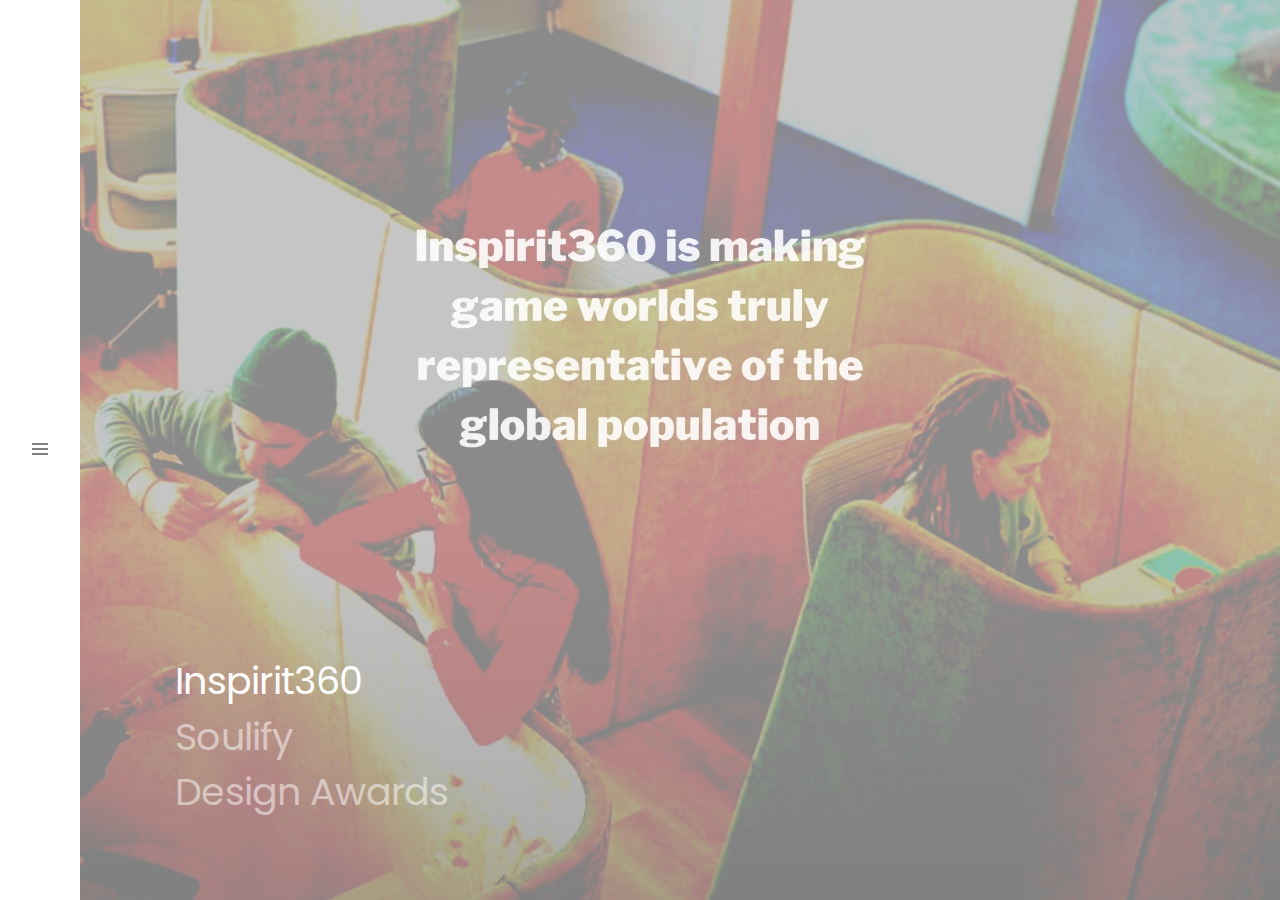
<file: index.html>
<!DOCTYPE html>
<html lang="en">

<head>
  <title>Inspirit360 | Home</title>

  <meta charset="utf-8">
  <!--[if IE]><meta http-equiv='X-UA-Compatible' content='IE=edge,chrome=1'><![endif]-->
  <meta name="viewport" content="width=device-width, initial-scale=1, maximum-scale=1">
  <meta name="description" content="">

  <!-- Google Fonts -->
  <link href='https://fonts.googleapis.com/css?family=Poppins:400,600%7CHind:400,400i,700' rel='stylesheet'>

  <!-- Css -->
  <link rel="stylesheet" href="css/bootstrap.min.css" />
  <link rel="stylesheet" href="css/font-icons.css" />
  <link rel="stylesheet" href="css/sliders.css" />
  <link rel="stylesheet" href="css/style.css" />

  <!-- Favicons -->
  <link rel="shortcut icon" href="img/favicon.ico">

</head>

<body class="relative">

  <!-- Preloader -->
  <div class="loader-mask">
    <div class="loader"></div>
  </div>

  <!-- Navigation -->
  <header class="nav-type-1">
    <nav class="navbar">
      <div class="header-wrap relative">

        <div class="navbar-header">
          <button type="button" class="navbar-toggle" data-toggle="collapse" data-target="#navbar-collapse">
            <span class="sr-only">Toggle navigation</span>
            <span class="icon-bar"></span>
            <span class="icon-bar"></span>
            <span class="icon-bar"></span>
          </button>

          <!-- Logo -->
          <div class="logo-container">
            <div class="logo-wrap">
              <a href="index.html">
                <img class="logo" src="img/logo_dark.png" alt="logo">
              </a>
            </div>
          </div>
        </div> <!-- end navbar-header -->

        <div class="nav-wrap">
          <div class="collapse navbar-collapse" id="navbar-collapse">

            <ul class="nav navbar-nav">

              <li class="nav-item-toggle active">
                <a href="index.html">Home</a>
              
              </li>
              <li>
                <a href="about.html">About</a>
              </li>

              <li>
                <a href="soulify.html">Soulify</a>
              </li>

              <li >
                <a href="challenge.html">Design Awards</a>
              </li>

              <li>
                <a href="contact.html">Contact</a>
              </li>


            
              <!-- Mobile social icons -->
              <div class="social-icons on-mobile nobase dark clearfix hidden-lg hidden-md">

                <a href="https://www.facebook.com/inspirit360" target=”_blank”><i class="ui-facebook"></i></a>
                <a href="https://twitter.com/inspirit360" target=”_blank”><i class="ui-twitter"></i></a>
                <a href="https://www.linkedin.com/company/inspirit360-ltd/about/" target=”_blank”><i class="ui-linkedin"></i></a>
                
              </div>
              </li>

            </ul>
          </div>
        </div> <!-- end nav-wrap -->

        <!-- Social icons -->
        <div class="social-icons nobase dark clearfix hidden-sm hidden-xs">

          <a href="https://www.facebook.com/inspirit360" target=”_blank”><i class="ui-facebook"></i></a>
          <a href="https://twitter.com/inspirit360" target=”_blank”><i class="ui-twitter"></i></a>
          <a href="https://www.linkedin.com/company/inspirit360-ltd/about/" target=”_blank”><i class="ui-linkedin"></i></a>
        </div>

      </div> <!-- end header wrap -->


      <!-- Nav trigger -->
      <div id="nav-trigger">
        <div id="nav-icon">
          <div class="nav-icon-inner">
            <div id="nav-icon-trigger" class="nav-icon-trigger">
              <span></span>
              <span></span>
              <span></span>
              <span></span>
            </div>
          </div>
        </div>
      </div> <!-- end nav trigger -->

    </nav> <!-- end navbar -->
  </header>

  <main class="main-wrapper oh">
    <!-- Hero Slider -->
    <section class="section-wrap nopadding gradient-overlay pl-80">

      <div class="hero-holder headers-list">
        <h2 class="hover">
          <a href="about.html">Inspirit360</a>
        </h2>
        <h2>
          <a href="soulify.html">Soulify</a>
        </h2>
        <h2>
          <a href="challenge.html">Design Awards</a>
        </h2>
      </div>

      <div id="hover-bg-img">
        <ul class="fullscreen-img container-full-height">
          <li>
            <img src="img/vr-girl.jpg" alt="">
            <div class="img-holder active" style="background-image: url(img/1.jpg)"></div>
          </li>
          <li>
            <img src="img/vr-girl-stars.jpg" alt="">
            <div class="img-holder" style="background-image: url(img/Soulify_Goal.jpg)"></div>
          </li>
          <li>
            <img src="img/woman-playing-vr-game.jpg" alt="">
            <div class="img-holder" style="background-image: url(img/Soulify_Community.jpg)"></div>
          </li>

          

        </ul>
      </div>

    </section> <!-- end hero slider -->


  </main> <!-- end main wrapper -->




  <!-- jQuery Scripts -->
  <script type="text/javascript" src="js/jquery.min.js"></script>
  <script type="text/javascript" src="js/bootstrap.min.js"></script>
  <script type="text/javascript" src="js/plugins.js"></script>
  <script type="text/javascript" src="js/scripts.js"></script>

</body>

</html>
</file>
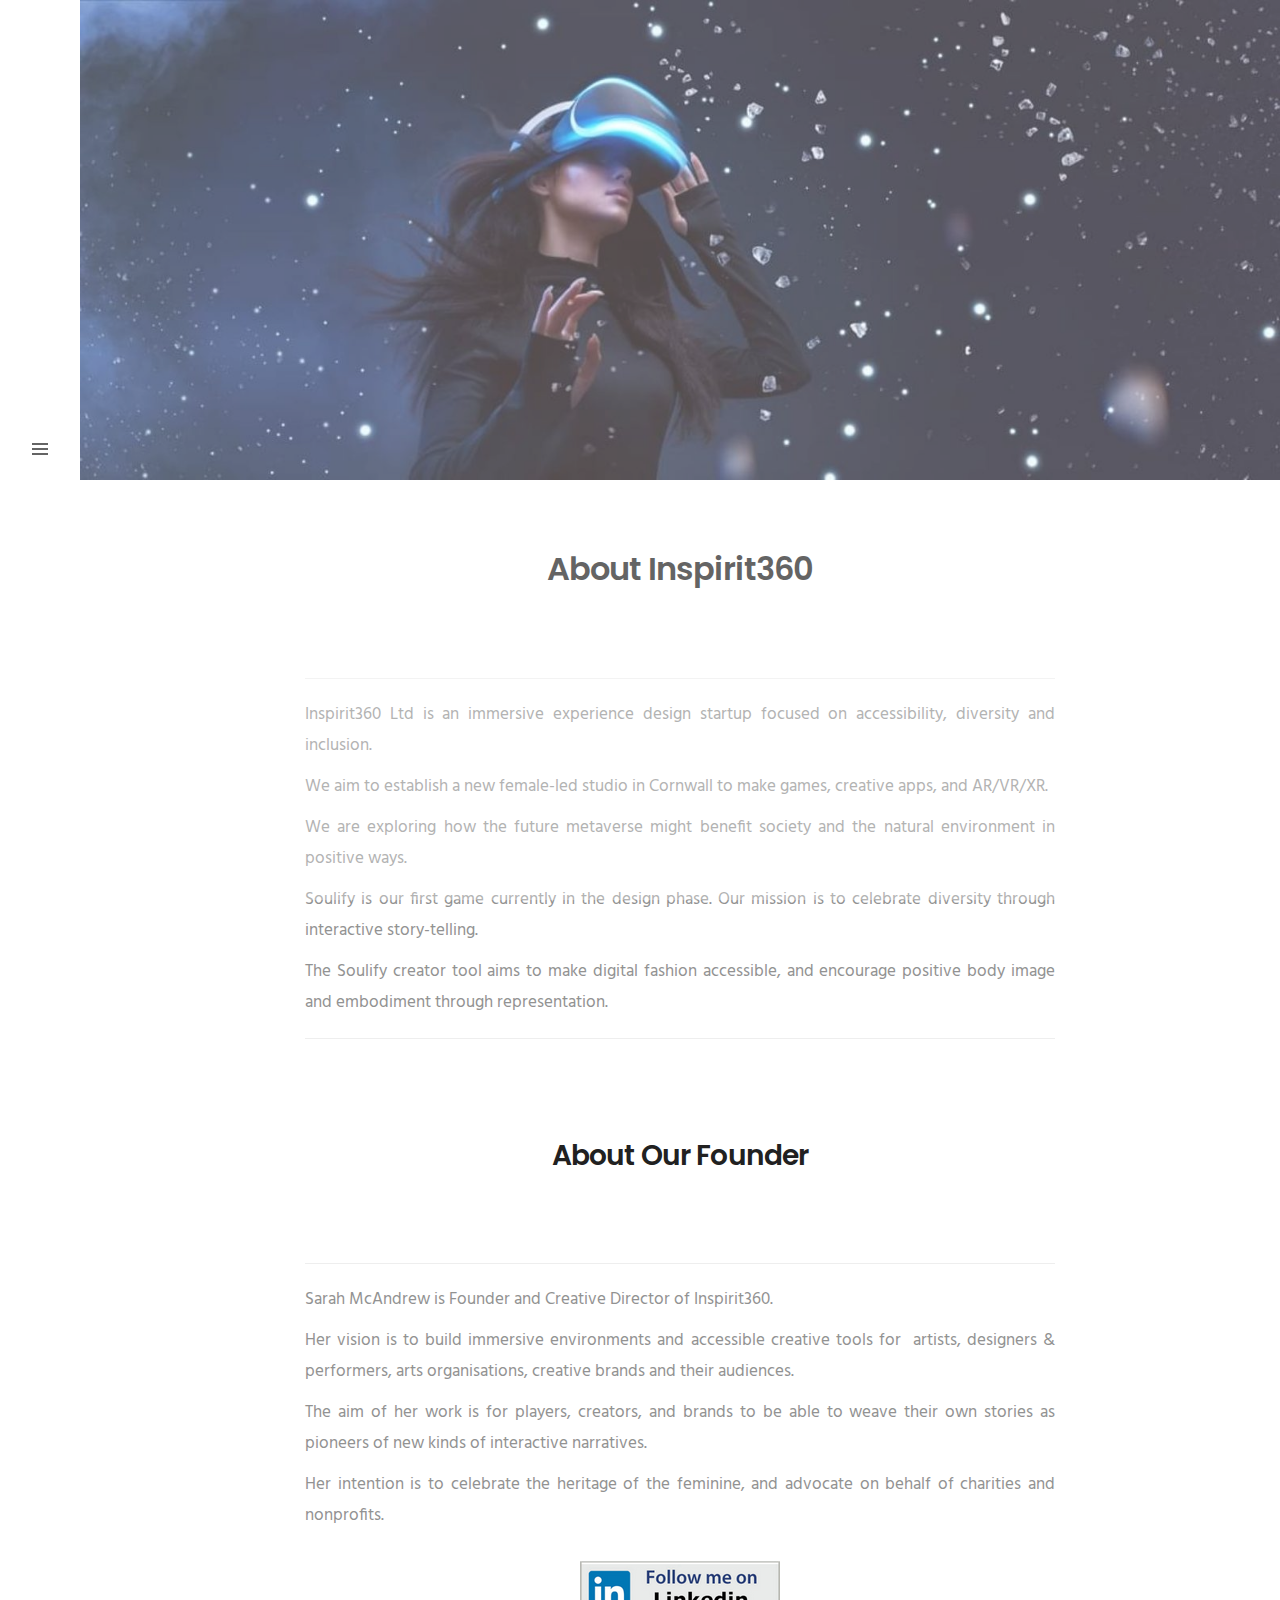
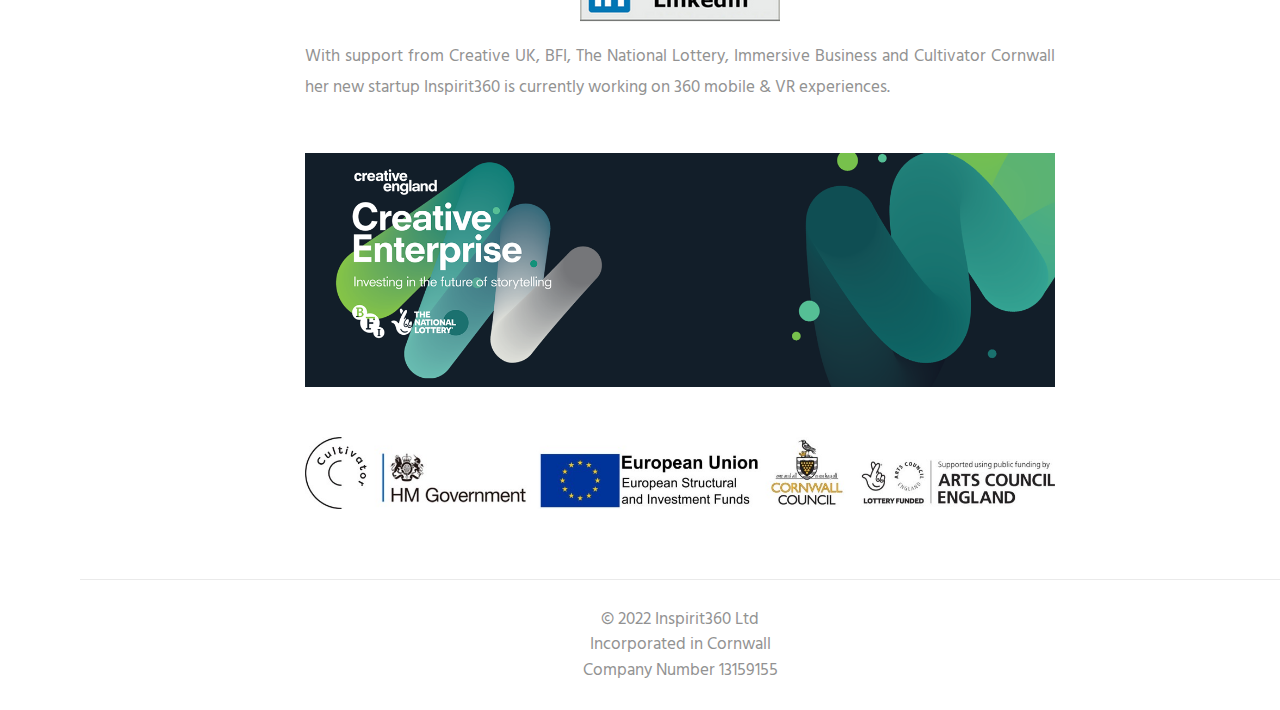
<file: about.html>
<!DOCTYPE html>
<html lang="en">

<head>
  <title>Inspirit360 | About</title>

  <meta charset="utf-8">
  <!--[if IE]><meta http-equiv='X-UA-Compatible' content='IE=edge,chrome=1'><![endif]-->
  <meta name="viewport" content="width=device-width, initial-scale=1, maximum-scale=1">
  <meta name="description" content="">

  <!-- Google Fonts -->
  <link href='https://fonts.googleapis.com/css?family=Poppins:400,600%7CHind:400,400i,700' rel='stylesheet'>

  <!-- Css -->
  <link rel="stylesheet" href="css/bootstrap.min.css" />
  <link rel="stylesheet" href="css/font-icons.css" />
  <link rel="stylesheet" href="css/sliders.css" />
  <link rel="stylesheet" href="css/style.css" />

  <!-- Favicons -->
  <link rel="shortcut icon" href="img/favicon.ico">

</head>

<body class="relative">

  <!-- Preloader -->
  <div class="loader-mask">
    <div class="loader"></div>
  </div>

  <!-- Navigation -->
  <header class="nav-type-1">
    <nav class="navbar">
      <div class="header-wrap relative">

        <div class="navbar-header">
          <button type="button" class="navbar-toggle" data-toggle="collapse" data-target="#navbar-collapse">
            <span class="sr-only">Toggle navigation</span>
            <span class="icon-bar"></span>
            <span class="icon-bar"></span>
            <span class="icon-bar"></span>
          </button>

          <!-- Logo -->
          <div class="logo-container">
            <div class="logo-wrap">
              <a href="index.html">
                <img class="logo" src="img/logo_dark.png" alt="logo">
              </a>
            </div>
          </div>
        </div> <!-- end navbar-header -->

        <div class="nav-wrap">
          <div class="collapse navbar-collapse" id="navbar-collapse">

            <ul class="nav navbar-nav">

              <li>
                <a href="index.html">Home</a>
              
              </li>
              <li class="nav-item-toggle active">
                <a href="about.html">About</a>
              </li>

              <li>
                <a href="soulify.html">Soulify</a>
              </li>

              <li >
                <a href="challenge.html">Design Awards</a>
              </li>

              <li>
                <a href="contact.html">Contact</a>
              </li>


            
              <!-- Mobile social icons -->
              <div class="social-icons on-mobile nobase dark clearfix hidden-lg hidden-md">

                <a href="https://www.facebook.com/inspirit360" target=”_blank”><i class="ui-facebook"></i></a>
                <a href="https://twitter.com/inspirit360" target=”_blank”><i class="ui-twitter"></i></a>
                <a href="https://www.linkedin.com/company/inspirit360-ltd/about/" target=”_blank”><i class="ui-linkedin"></i></a>
               
              </div>
              </li>

            </ul>
          </div>
        </div> <!-- end nav-wrap -->

        <!-- Social icons -->
        <div class="social-icons nobase dark clearfix hidden-sm hidden-xs">

          <a href="https://www.facebook.com/inspirit360" target=”_blank”><i class="ui-facebook"></i></a>
          <a href="https://twitter.com/inspirit360" target=”_blank”><i class="ui-twitter"></i></a>
          <a href="https://www.linkedin.com/company/inspirit360-ltd/about/" target=”_blank”><i class="ui-linkedin"></i></a>
          
        </div>

      </div> <!-- end header wrap -->


      <!-- Nav trigger -->
      <div id="nav-trigger">
        <div id="nav-icon">
          <div class="nav-icon-inner">
            <div id="nav-icon-trigger" class="nav-icon-trigger">
              <span></span>
              <span></span>
              <span></span>
              <span></span>
            </div>
          </div>
        </div>
      </div> <!-- end nav trigger -->

    </nav> <!-- end navbar -->
  </header>

  <!-- Main -->
  <main class="main-wrapper oh pl-80">

    </div>
    <img src="img/vr-girl-stars.jpg" alt="">
    </div>

  

    <!-- Intro -->
    <section class="section-wrap-lg intro" id="intro">

      <div class="container">

        <div class="row">

          <section class="col-md-8 col-md-offset-2 col-sm-12 text-center">
            <h1>About Inspirit360</h1>
            <hr>
            <div class="paragraph">
              <p>
                Inspirit360 Ltd is an immersive experience design startup focused on accessibility, diversity and
                inclusion.</p>

              <p>We aim to establish a new female-led studio in Cornwall to make games, creative apps, and AR/VR/XR.</p>

              <p>We are exploring how the future metaverse might benefit society and the natural environment in positive
                ways.</p>

              <p>Soulify is our first game currently in the design phase. Our mission is to celebrate diversity through
                interactive story-telling.</p>

              <p>The Soulify creator tool aims to make digital fashion accessible, and encourage positive body image
                and embodiment through representation.</p>
              <hr>
            </div>
          </section>



          <div class="col-md-8 col-md-offset-2 col-sm-12 text-center">
            <div>
            <h2>About Our Founder</h2>
            <hr>
            <p>Sarah McAndrew is Founder and Creative Director of Inspirit360.</p>
            <p>Her vision is to build immersive environments and accessible creative tools for 
              artists, designers & performers, arts organisations, creative brands and their audiences.</p>

            <p>The aim of her work is for players, creators, and brands to be able to weave their own stories as
              pioneers of new kinds of interactive narratives. </p>
            <p>Her intention is to celebrate the heritage of the feminine, and advocate on behalf of charities and
              nonprofits.</p>
          </div>

          <a class="paragraph_smaller" href="http://linkedin.com/in/sarah-mcandrew"><img src="img/linkedin.png" alt="follow_me_on_linkedin">
          </a>
        

          <div class="paragraph_smaller">

            <p>With support from Creative UK, BFI, The National Lottery, Immersive Business and Cultivator Cornwall her
              new startup Inspirit360 is currently working on 360 mobile & VR experiences.</p>
          </div>
          <div class="paragraph_smaller">
            <img src="img/IMG_3037.PNG" alt="supported_by_creative_england_bfi_the_national_lottery_banner">
          </div>
          <div>
            <img src="img/IMG_3313.JPG" alt="cultivator_banner">
          </div>
        </div> <!-- end col -->

      </div>
      </div>
    </section> <!-- end intro -->







    <!-- Footer -->
    <footer class="footer">
      <div class="bottom-footer bg-white">
        <div class="container">
          <div class="row">
            <div class="col-sm-12 copyright text-center">
              <div>
                &copy; 2022 Inspirit360 Ltd
              </div>
              <div>
                Incorporated in Cornwall
              </div>
              <div>Company Number 13159155</div>
            </div>
          </div>
        </div>
      </div>
    </footer> <!-- end footer -->



  </main> <!-- end main wrapper -->

  <!-- jQuery Scripts -->
  <script type="text/javascript" src="js/jquery.min.js"></script>
  <script type="text/javascript" src="js/bootstrap.min.js"></script>
  <script type="text/javascript" src="js/plugins.js"></script>
  <script type="text/javascript" src="js/scripts.js"></script>

</body>

</html>
</file>
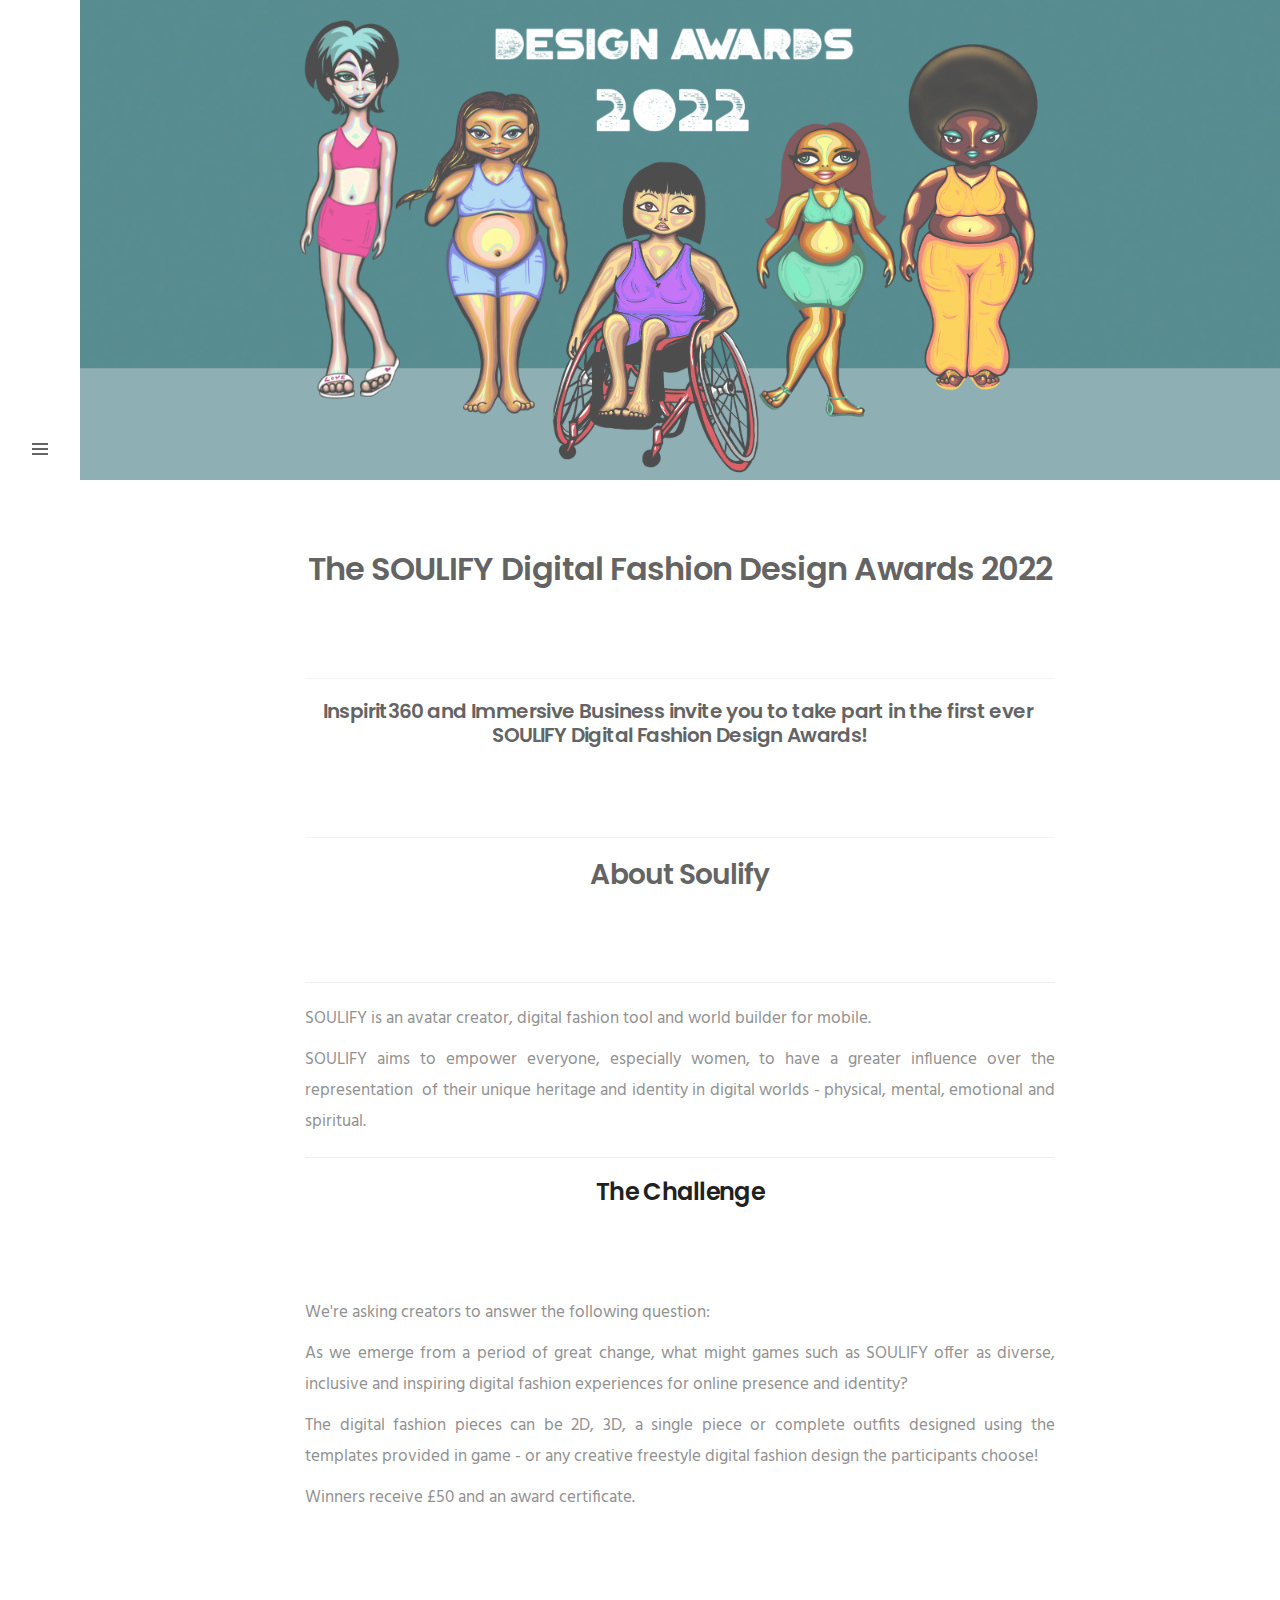
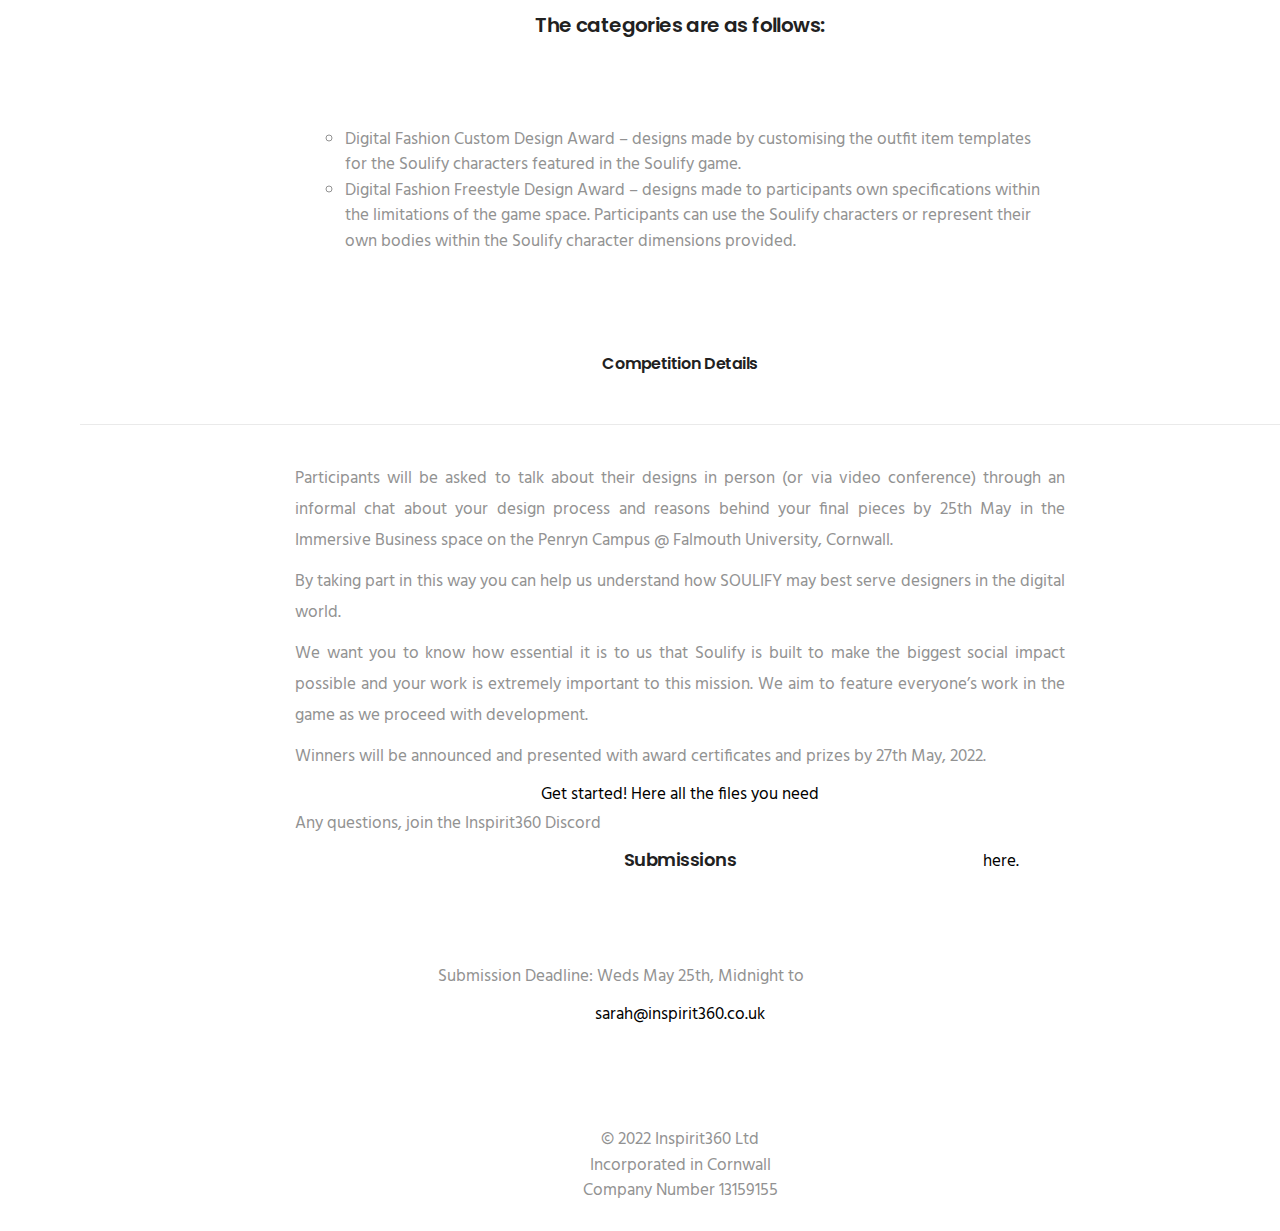
<file: challenge.html>
<!DOCTYPE html>
<html lang="en">

<head>
  <title>Inspirit360 | Competition</title>

  <meta charset="utf-8">
  <!--[if IE]><meta http-equiv='X-UA-Compatible' content='IE=edge,chrome=1'><![endif]-->
  <meta name="viewport" content="width=device-width, initial-scale=1, maximum-scale=1">
  <meta name="description" content="">

  <!-- Google Fonts -->
  <link href='https://fonts.googleapis.com/css?family=Poppins:400,600%7CHind:400,400i,700' rel='stylesheet'>

  <!-- Css -->
  <link rel="stylesheet" href="css/bootstrap.min.css" />
  <link rel="stylesheet" href="css/font-icons.css" />
  <link rel="stylesheet" href="css/sliders.css" />
  <link rel="stylesheet" href="css/style.css" />

  <!-- Favicons -->
  <link rel="shortcut icon" href="img/favicon.ico">

</head>

<body class="relative">

  <!-- Preloader -->
  <div class="loader-mask">
    <div class="loader"></div>
  </div>

  <!-- Navigation -->
  <header class="nav-type-1">
    <nav class="navbar">
      <div class="header-wrap relative">

        <div class="navbar-header">
          <button type="button" class="navbar-toggle" data-toggle="collapse" data-target="#navbar-collapse">
            <span class="sr-only">Toggle navigation</span>
            <span class="icon-bar"></span>
            <span class="icon-bar"></span>
            <span class="icon-bar"></span>
          </button>

          <!-- Logo -->
          <div class="logo-container">
            <div class="logo-wrap">
              <a href="index.html">
                <img class="logo" src="img/logo_dark.png" alt="logo">
              </a>
            </div>
          </div>
        </div> <!-- end navbar-header -->

        <div class="nav-wrap">
          <div class="collapse navbar-collapse" id="navbar-collapse">

            <ul class="nav navbar-nav">

              <li>
                <a href="index.html">Home</a>
                <!-- <ul class="nav-item-submenu">
                  <li><a href="index.html">Animated Image</a></li>
                  <li><a href="index-vertical-slider.html">Vertical Slider</a></li>
                  <li><a href="index-youtube-video.html">Youtube Video</a></li>
                  <li><a href="index-vimeo-video.html">Vimeo Video</a></li>
                  <li><a href="index-html-video.html">HTML5 Video</a></li>
                  <li><a href="index-creative.html">Creative Hover</a></li>
                  <li><a href="index-thumbnails-slider.html">Thumbnails Slider</a></li>
                  <li><a href="index-masonry-grid.html">Masonry Grid</a></li>
                  <li><a href="index-mixed-width-grid.html">Mixed Width Grid</a></li>
                  <li><a href="index-standard-grid.html">Standard Grid</a></li>
                  <li><a href="index-slider.html">Slider</a></li>
                  <li><a href="index-kenburns.html">Kenburns</a></li>
                  <li><a href="index-black-and-white.html">Black &amp; White</a></li>
                  <li><a href="index-dark.html">Dark Scheme</a></li>
                </ul> -->
              </li>
              <li>
                <a href="about.html">About</a>
              </li>

              <li>
                <a href="soulify.html">Soulify</a>
              </li>

              <li class="nav-item-toggle active">
                <a href="competition.html">Design Awards</a>
              </li>

              <li>
                <a href="contact.html">Contact</a>
              </li>


              <!-- <li class="nav-item-toggle">
                <a href="#">Gallery</a>
                <ul class="nav-item-submenu">
                  <li><a href="gallery-5-cols.html">5 Columns</a></li>
                  <li><a href="gallery-4-cols.html">4 Columns</a></li>
                  <li><a href="gallery-3-cols.html">3 Columns</a></li>
                  <li><a href="gallery-2-cols.html">2 Columns</a></li>
                  <li><a href="gallery-albums.html">Albums</a></li>
                  <li><a href="gallery-single.html">Single Page</a></li>
                </ul>
              </li>                         -->
              <!-- <li class="nav-item-toggle">
                <a href="#">Blog</a>
                <ul class="nav-item-submenu">
                  <li><a href="blog-standard.html">Standard</a></li>
                  <li><a href="blog-single.html">Single Post</a></li>
                </ul>
              </li>
              <li> -->
              <!-- <a href="contact.html">Contact</a>
              </li>
              <li> -->
              <!-- Mobile social icons -->
              <div class="social-icons on-mobile nobase dark clearfix hidden-lg hidden-md">

                <a href="https://www.facebook.com/inspirit360"><i class="ui-facebook"></i></a>
                <a href="https://twitter.com/inspirit360"><i class="ui-twitter"></i></a>
                <a href="https://www.linkedin.com/company/inspirit360-ltd/about/"><i class="ui-linkedin"></i></a>

              </div>
              </li>

            </ul>
          </div>
        </div> <!-- end nav-wrap -->

        <!-- Social icons -->
        <div class="social-icons nobase dark clearfix hidden-sm hidden-xs">

          <a href="https://www.facebook.com/inspirit360"><i class="ui-facebook"></i></a>
          <a href="https://twitter.com/inspirit360"><i class="ui-twitter"></i></a>
          <a href="https://www.linkedin.com/company/inspirit360-ltd/about/"><i class="ui-linkedin"></i></a>

        </div>

      </div> <!-- end header wrap -->


      <!-- Nav trigger -->
      <div id="nav-trigger">
        <div id="nav-icon">
          <div class="nav-icon-inner">
            <div id="nav-icon-trigger" class="nav-icon-trigger">
              <span></span>
              <span></span>
              <span></span>
              <span></span>
            </div>
          </div>
        </div>
      </div> <!-- end nav trigger -->

    </nav> <!-- end navbar -->
  </header>

  <!-- Main -->
  <main class="main-wrapper oh pl-80">

    </div>
    <img src="img/comp-hero.png" alt="soulify_characters">
    </div>

    <!-- Page Title -->
    <!-- <section class="page-title text-center" style="background-image: url(img/page_title/about_us_title_bg.jpg);">
      <div class="container relative clearfix">
        <div class="title-holder">
          <div class="title-text">
            <h1>About Alexander Smith</h1>
            <h2 class="subheading">Independent Creative Photographer and Video Producer</h2>
          </div>
        </div>
      </div>
    </section>  -->
    <!-- end page title -->


    <!-- Intro -->
    <section class="section-wrap-lg intro" id="intro">
      <div class="container">
        <div class="row">

          <div class="col-md-8 col-md-offset-2 col-sm-12 text-center">
            <h1>The SOULIFY Digital Fashion Design Awards 2022 </h1>
            <hr>
            <h4>Inspirit360 and Immersive Business invite you to take part in the first ever 
              SOULIFY Digital Fashion Design Awards!</h4>
            <hr>
            <div class="paragraph">
              <h2>About Soulify</h2>
              <hr>
              <p>SOULIFY is an avatar creator, digital fashion tool and world builder for mobile.</p>
              <p>SOULIFY aims to empower everyone, especially women, to have a greater influence over the
                representation 
                of their unique heritage and identity in digital worlds - physical, mental, emotional and spiritual.</p>
              <hr>
              <h3>The Challenge</h3>
              <p>We're asking creators to answer the following question:</p>
              <p>As we emerge from a period of great change, what might games such as SOULIFY offer as diverse,
                inclusive and inspiring digital fashion experiences for online presence and identity?</p>

              <p>The digital fashion pieces can be 2D, 3D, a single piece or complete outfits designed using the
                templates provided in game - or any creative freestyle digital fashion design the participants choose!
              </p>

              <p>Winners receive £50 and an award certificate.</p>
            </div>
          </div>
          <div class="col-md-8 col-md-offset-2 col-sm-12 text-center">
            <div class="paragraph">
              <h4>The categories are as follows:</h4>

              <ol>
                <li>Digital Fashion Custom Design Award – designs made by customising the outfit item templates for the
                  Soulify characters featured in the Soulify game.</li>

                <li>Digital Fashion Freestyle Design Award – designs made to participants own specifications within the
                  limitations of the game space. Participants can use the Soulify characters or represent their own
                  bodies within the Soulify character dimensions provided.</li>
              </ol>
            </div>

          </div>

        </div>

      </div>
      <div class="col-md-8 col-md-offset-2 col-sm-12 text-center">
        <div class="paragraph">

          <h6>Competition Details</h6>

          <p>Participants will be asked to talk about their designs in person (or via video conference) through an
            informal chat about your design process and reasons behind your final pieces by 25th May in the Immersive
            Business space on the Penryn Campus @ Falmouth University, Cornwall. </p>

          <p>By taking part in this way you can help us understand how SOULIFY may best serve designers in the digital
            world.</p>

          <p>We want you to know how essential it is to us that Soulify is built to make the
            biggest social impact possible and your work is extremely important to this mission.
            We aim to feature everyone’s work in the game as we proceed with development.</p>

          <p>Winners will be announced and presented with award certificates and prizes by 27th May, 2022.</p>

          <a href="https://drive.google.com/drive/folders/1FVtN6O6neKui7z9OrJ2zahbT2UMcRo65">Get started! Here all the
            files you need</a>

          <p>Any questions, join the Inspirit360 Discord</p><a href="https://discord.gg/g97yjPsQyH"> here.</a>

          <div class="col-md-8 col-md-offset-2 col-sm-12 text-center">
            <div class="paragraph">

              <h5>Submissions</h5>

              <p>Submission Deadline: Weds May 25th, Midnight to</p><a href="mailto: sarah@inspirit360.co.uk">
                sarah@inspirit360.co.uk</a>
            </div>
          </div> <!-- end col -->

        </div>
      </div>
    </section> <!-- end intro -->

    <!-- Footer -->
    <footer class="footer">
      <div class="bottom-footer bg-white">
        <div class="container">
          <div class="row">
            <div class="col-sm-12 copyright text-center">
              <div>
                &copy; 2022 Inspirit360 Ltd
              </div>
              <div>
                Incorporated in Cornwall
              </div>
              <div>Company Number 13159155</div>
            </div>
          </div>
        </div>
      </div>
    </footer> <!-- end footer -->




  </main> <!-- end main wrapper -->

  <!-- jQuery Scripts -->
  <script type="text/javascript" src="js/jquery.min.js"></script>
  <script type="text/javascript" src="js/bootstrap.min.js"></script>
  <script type="text/javascript" src="js/plugins.js"></script>
  <script type="text/javascript" src="js/scripts.js"></script>

</body>

</html>
</file>
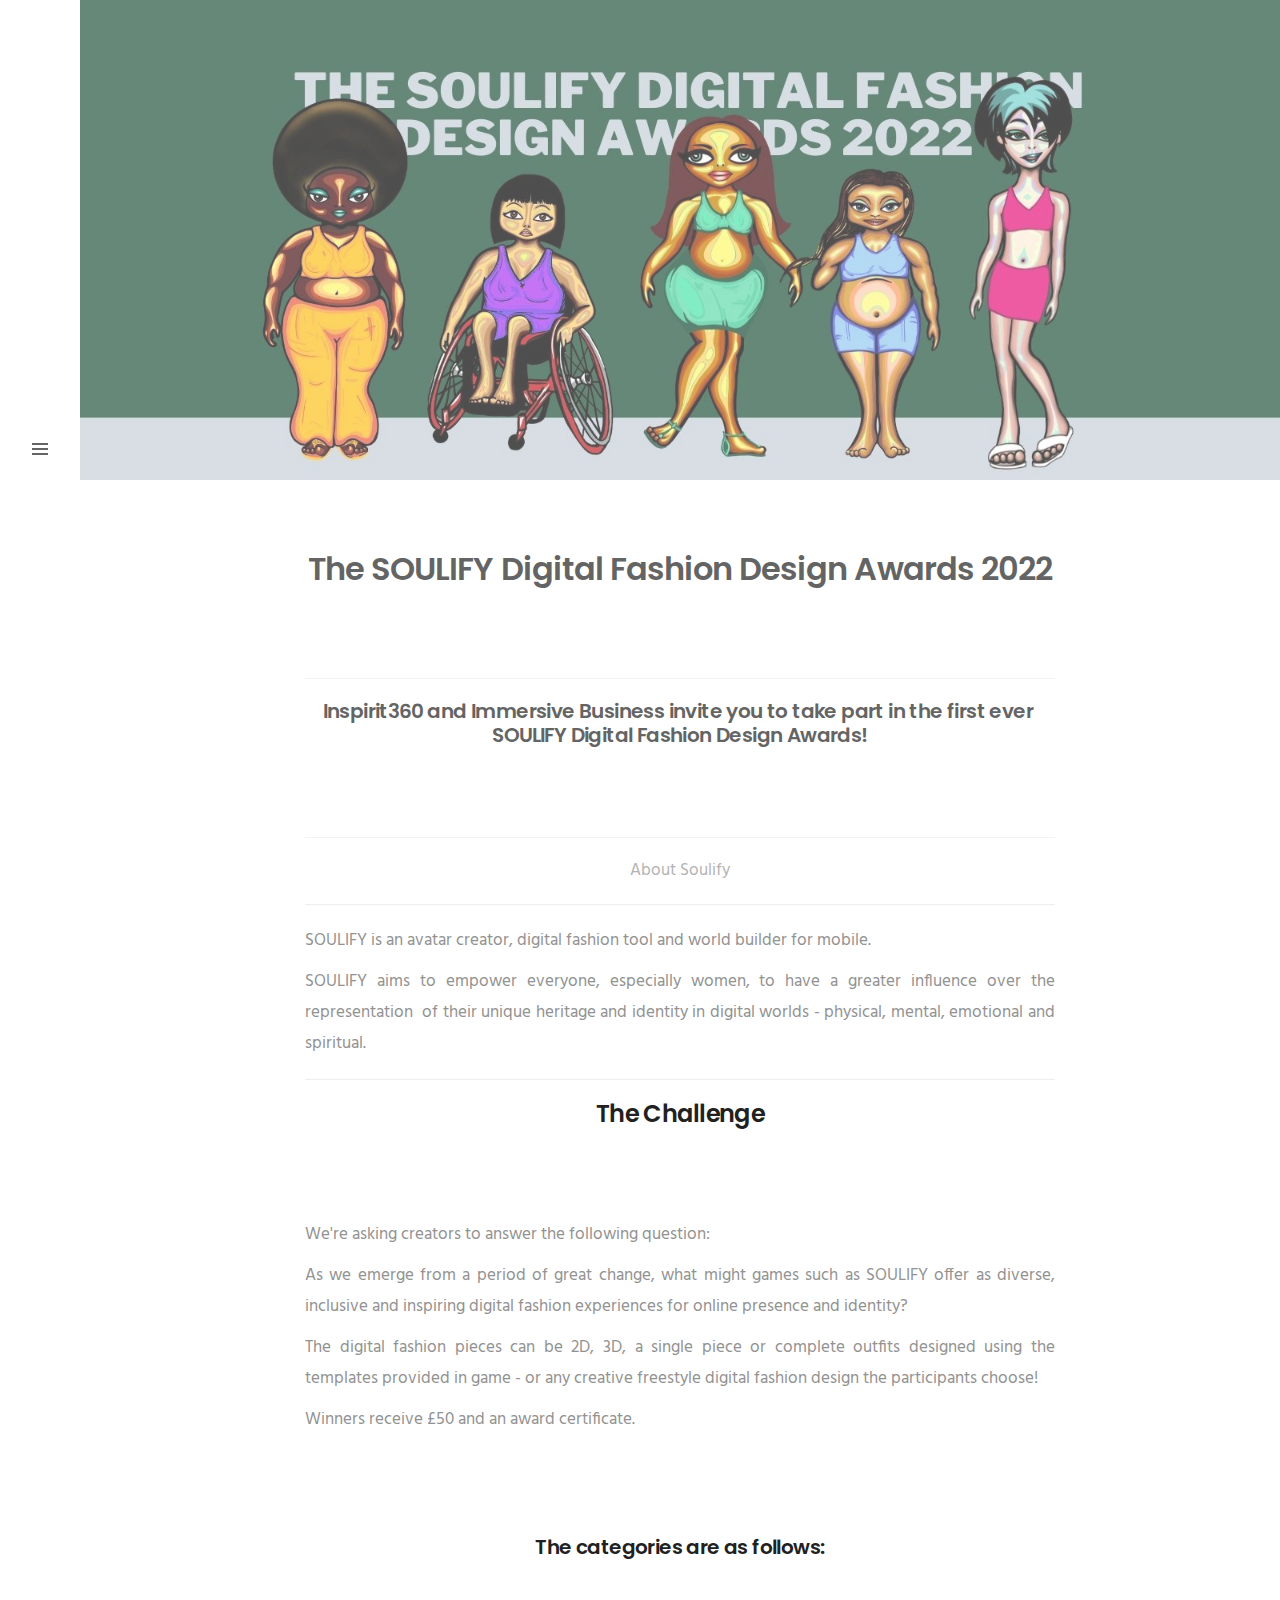
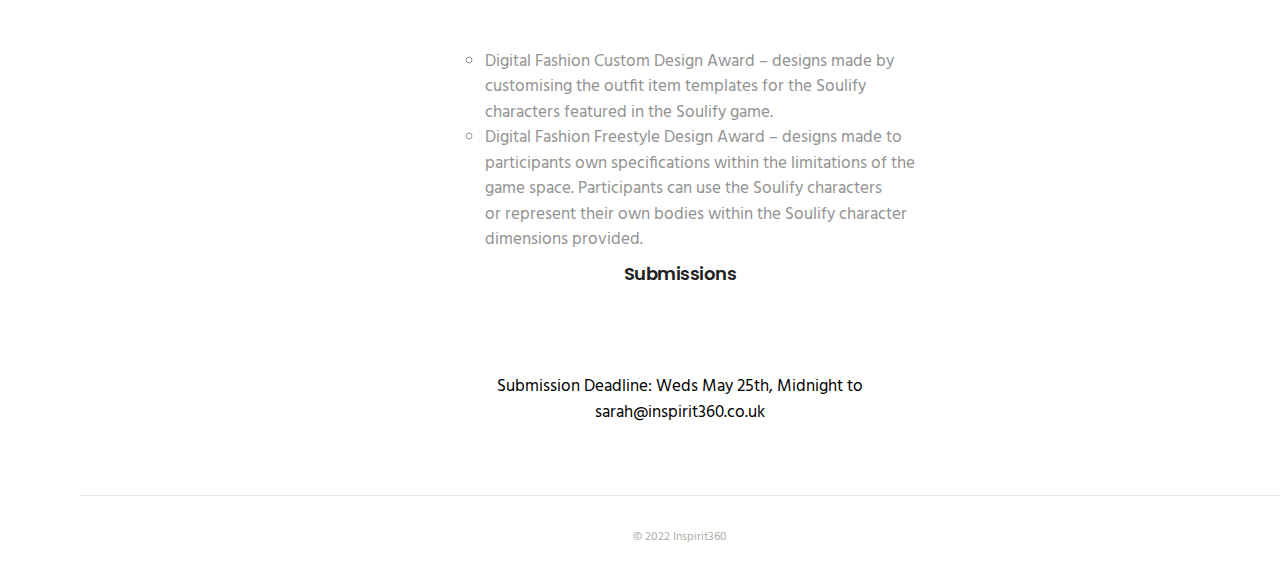
<file: competition.html>
<!DOCTYPE html>
<html lang="en">

<head>
  <title>Inspirit360 | About Me</title>

  <meta charset="utf-8">
  <!--[if IE]><meta http-equiv='X-UA-Compatible' content='IE=edge,chrome=1'><![endif]-->
  <meta name="viewport" content="width=device-width, initial-scale=1, maximum-scale=1">
  <meta name="description" content="">

  <!-- Google Fonts -->
  <link href='https://fonts.googleapis.com/css?family=Poppins:400,600%7CHind:400,400i,700' rel='stylesheet'>

  <!-- Css -->
  <link rel="stylesheet" href="css/bootstrap.min.css" />
  <link rel="stylesheet" href="css/font-icons.css" />
  <link rel="stylesheet" href="css/sliders.css" />
  <link rel="stylesheet" href="css/style.css" />

  <!-- Favicons -->
  <link rel="shortcut icon" href="img/favicon.ico">

</head>

<body class="relative">

  <!-- Preloader -->
  <div class="loader-mask">
    <div class="loader"></div>
  </div>

  <!-- Navigation -->
  <header class="nav-type-1">
    <nav class="navbar">
      <div class="header-wrap relative">

        <div class="navbar-header">
          <button type="button" class="navbar-toggle" data-toggle="collapse" data-target="#navbar-collapse">
            <span class="sr-only">Toggle navigation</span>
            <span class="icon-bar"></span>
            <span class="icon-bar"></span>
            <span class="icon-bar"></span>
          </button>

          <!-- Logo -->
          <div class="logo-container">
            <div class="logo-wrap">
              <a href="index.html">
                <img class="logo" src="img/logo_dark.png" alt="logo">
              </a>
            </div>
          </div>
        </div> <!-- end navbar-header -->

        <div class="nav-wrap">
          <div class="collapse navbar-collapse" id="navbar-collapse">

            <ul class="nav navbar-nav">

              <li>
                <a href="index.html">Home</a>
                <!-- <ul class="nav-item-submenu">
                  <li><a href="index.html">Animated Image</a></li>
                  <li><a href="index-vertical-slider.html">Vertical Slider</a></li>
                  <li><a href="index-youtube-video.html">Youtube Video</a></li>
                  <li><a href="index-vimeo-video.html">Vimeo Video</a></li>
                  <li><a href="index-html-video.html">HTML5 Video</a></li>
                  <li><a href="index-creative.html">Creative Hover</a></li>
                  <li><a href="index-thumbnails-slider.html">Thumbnails Slider</a></li>
                  <li><a href="index-masonry-grid.html">Masonry Grid</a></li>
                  <li><a href="index-mixed-width-grid.html">Mixed Width Grid</a></li>
                  <li><a href="index-standard-grid.html">Standard Grid</a></li>
                  <li><a href="index-slider.html">Slider</a></li>
                  <li><a href="index-kenburns.html">Kenburns</a></li>
                  <li><a href="index-black-and-white.html">Black &amp; White</a></li>
                  <li><a href="index-dark.html">Dark Scheme</a></li>
                </ul> -->
              </li>
              <li>
                <a href="about.html">About</a>
              </li>

              <li>
                <a href="soulify.html">Soulify</a>
              </li>

              <li class="nav-item-toggle active">
                <a href="competition.html">Competition</a>
              </li>

              <!-- <li class="nav-item-toggle">
                <a href="#">Gallery</a>
                <ul class="nav-item-submenu">
                  <li><a href="gallery-5-cols.html">5 Columns</a></li>
                  <li><a href="gallery-4-cols.html">4 Columns</a></li>
                  <li><a href="gallery-3-cols.html">3 Columns</a></li>
                  <li><a href="gallery-2-cols.html">2 Columns</a></li>
                  <li><a href="gallery-albums.html">Albums</a></li>
                  <li><a href="gallery-single.html">Single Page</a></li>
                </ul>
              </li>                         -->
              <!-- <li class="nav-item-toggle">
                <a href="#">Blog</a>
                <ul class="nav-item-submenu">
                  <li><a href="blog-standard.html">Standard</a></li>
                  <li><a href="blog-single.html">Single Post</a></li>
                </ul>
              </li>
              <li> -->
              <!-- <a href="contact.html">Contact</a>
              </li>
              <li> -->
              <!-- Mobile social icons -->
              <div class="social-icons on-mobile nobase dark clearfix hidden-lg hidden-md">
                <a href="#"><i class="ui-instagram"></i></a>
                <a href="#"><i class="ui-facebook"></i></a>
                <a href="#"><i class="ui-twitter"></i></a>
                <a href="#"><i class="ui-vimeo"></i></a>
                <a href="#"><i class="ui-discord"></i></a>
              </div>
              </li>

            </ul>
          </div>
        </div> <!-- end nav-wrap -->

        <!-- Social icons -->
        <div class="social-icons nobase dark clearfix hidden-sm hidden-xs">
          <a href="#"><i class="ui-instagram"></i></a>
          <a href="#"><i class="ui-facebook"></i></a>
          <a href="#"><i class="ui-twitter"></i></a>
          <a href="#"><i class="ui-vimeo"></i></a>
        </div>

      </div> <!-- end header wrap -->


      <!-- Nav trigger -->
      <div id="nav-trigger">
        <div id="nav-icon">
          <div class="nav-icon-inner">
            <div id="nav-icon-trigger" class="nav-icon-trigger">
              <span></span>
              <span></span>
              <span></span>
              <span></span>
            </div>
          </div>
        </div>
      </div> <!-- end nav trigger -->

    </nav> <!-- end navbar -->
  </header>

  <!-- Main -->
  <main class="main-wrapper oh pl-80">

    </div>
    <img src="img/competition-hero.jpg" alt="">
    </div>

    <!-- Page Title -->
    <!-- <section class="page-title text-center" style="background-image: url(img/page_title/about_us_title_bg.jpg);">
      <div class="container relative clearfix">
        <div class="title-holder">
          <div class="title-text">
            <h1>About Alexander Smith</h1>
            <h2 class="subheading">Independent Creative Photographer and Video Producer</h2>
          </div>
        </div>
      </div>
    </section>  -->
    <!-- end page title -->


    <!-- Intro -->
    <section class="section-wrap-lg intro" id="intro">
      <div class="container">
        <div class="row">

          <div class="col-md-8 col-md-offset-2 col-sm-12 text-center">
            <h1>The SOULIFY Digital Fashion Design Awards 2022 </h1>
            <hr>
            <h4>Inspirit360 and Immersive Business invite you to take part in the first ever 
              SOULIFY Digital Fashion Design Awards!</h4>
<hr>
<div class="paragraph"
            <h2>About Soulify</h2>
            <hr>
            <p>SOULIFY is an avatar creator, digital fashion tool and world builder for mobile.</p>
            <p>SOULIFY aims to empower everyone, especially women, to have a greater influence over the representation 
            of their unique heritage and identity in digital worlds - physical, mental, emotional and spiritual.</p>
<hr>
            <h3>The Challenge</h3>
            <p>We're asking creators to answer the following question:</p>
            <p>As we emerge from a period of great change, what might games such as SOULIFY offer as diverse,
              inclusive and inspiring digital fashion experiences for online presence and identity?</p>

            <p>The digital fashion pieces can be 2D, 3D, a single piece or complete outfits designed using the
              templates provided in game - or any creative freestyle digital fashion design the participants choose!
            </p>

            <p>Winners receive £50 and an award certificate.</p>
          </div>
          <div class="col-md-8 col-md-offset-2 col-sm-12 text-center">
            <h4>The categories are as follows:</h4>

            <ol>
              <li>Digital Fashion Custom Design Award – designs made by customising the outfit item templates for the
                Soulify characters featured in the Soulify game.</li>

              <li>Digital Fashion Freestyle Design Award – designs made to participants own specifications within the
                limitations of the game space. Participants can use the Soulify characters or represent their own
                bodies within the Soulify character dimensions provided.</li>
            </ol>
            <h5>Submissions</h5>

            <a href="mailto: sarah@inspirit360.co.uk">Submission Deadline: Weds May 25th, Midnight to
              sarah@inspirit360.co.uk </a>
          </div>
        </div> <!-- end col -->

      </div>
      </div>
    </section> <!-- end intro -->

    <!-- Footer -->
    <footer class="footer">
      <div class="bottom-footer bg-white">
        <div class="container">
          <div class="row">
            <div class="col-sm-12 copyright text-center">
              <span>
                &copy; 2022 Inspirit360</a>
              </span>
            </div>
          </div>
        </div>
      </div>
    </footer> <!-- end footer -->




  </main> <!-- end main wrapper -->

  <!-- jQuery Scripts -->
  <script type="text/javascript" src="js/jquery.min.js"></script>
  <script type="text/javascript" src="js/bootstrap.min.js"></script>
  <script type="text/javascript" src="js/plugins.js"></script>
  <script type="text/javascript" src="js/scripts.js"></script>

</body>

</html>
</file>
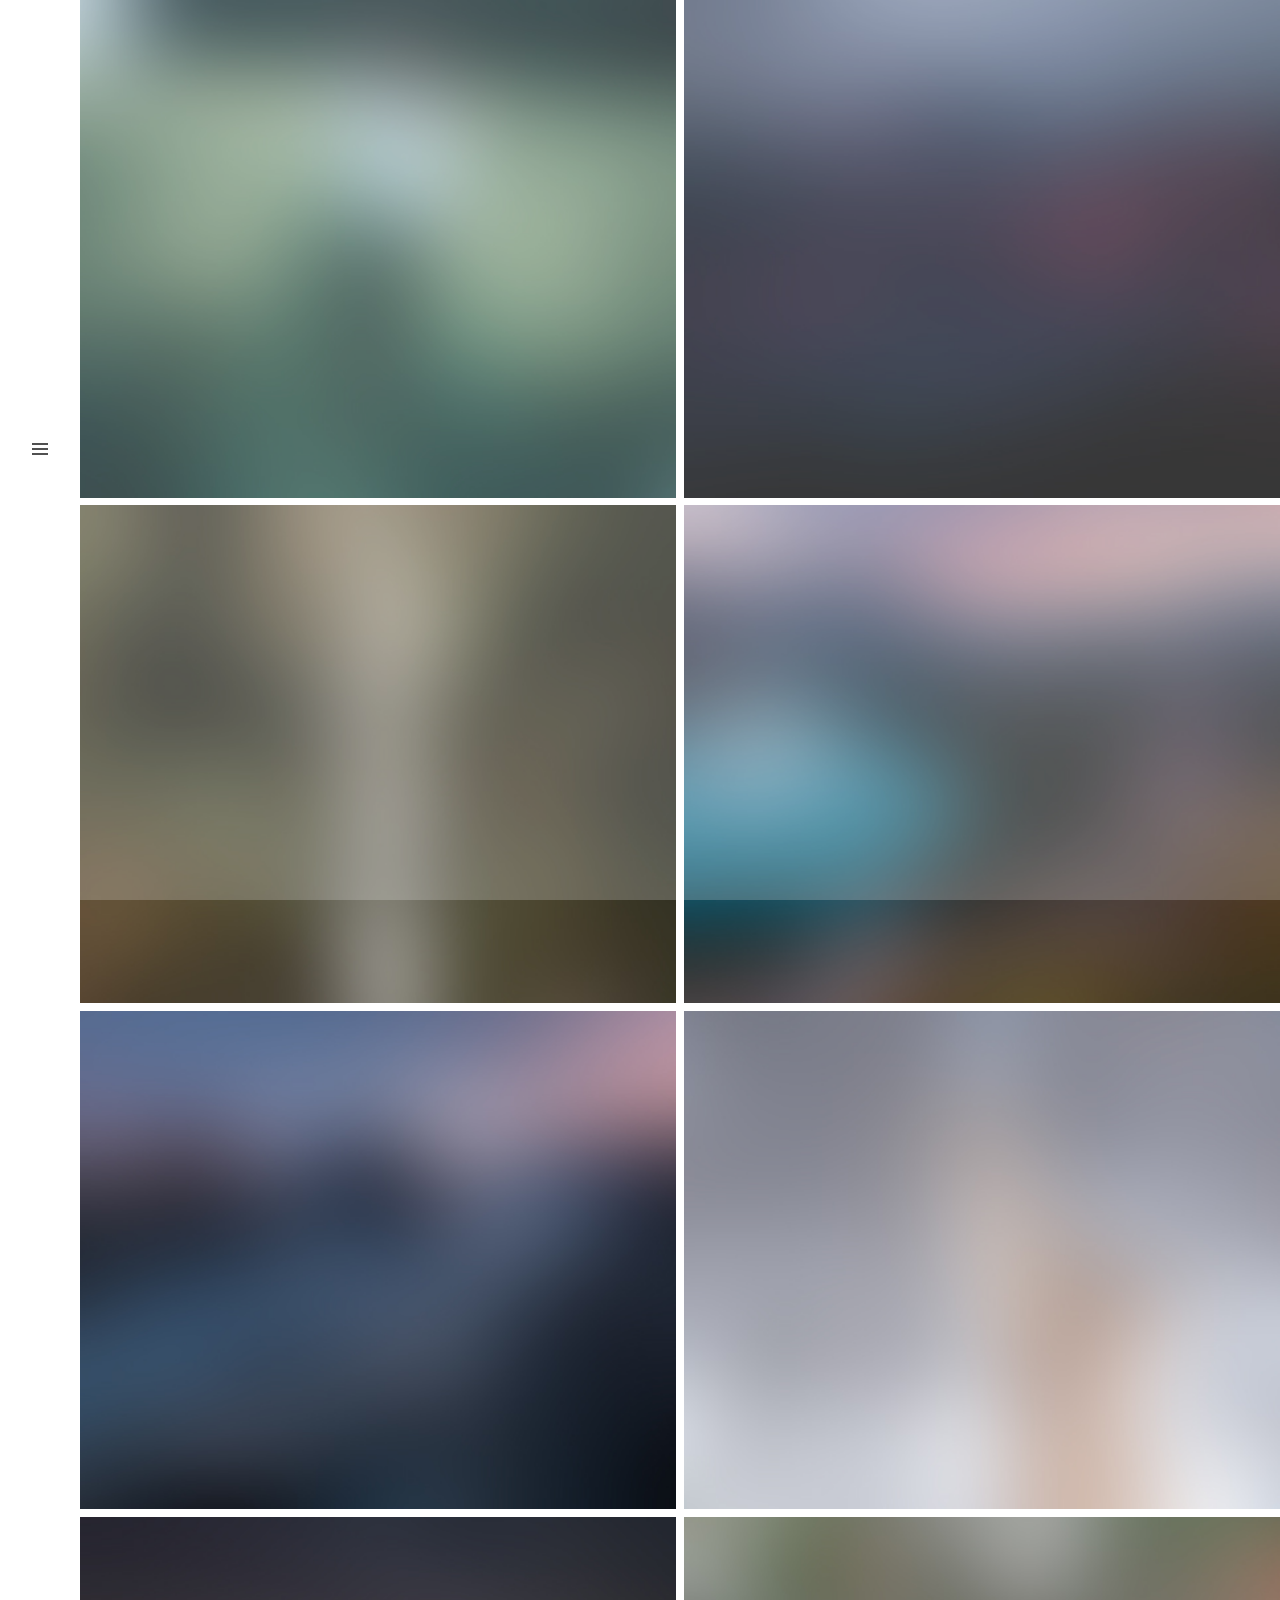
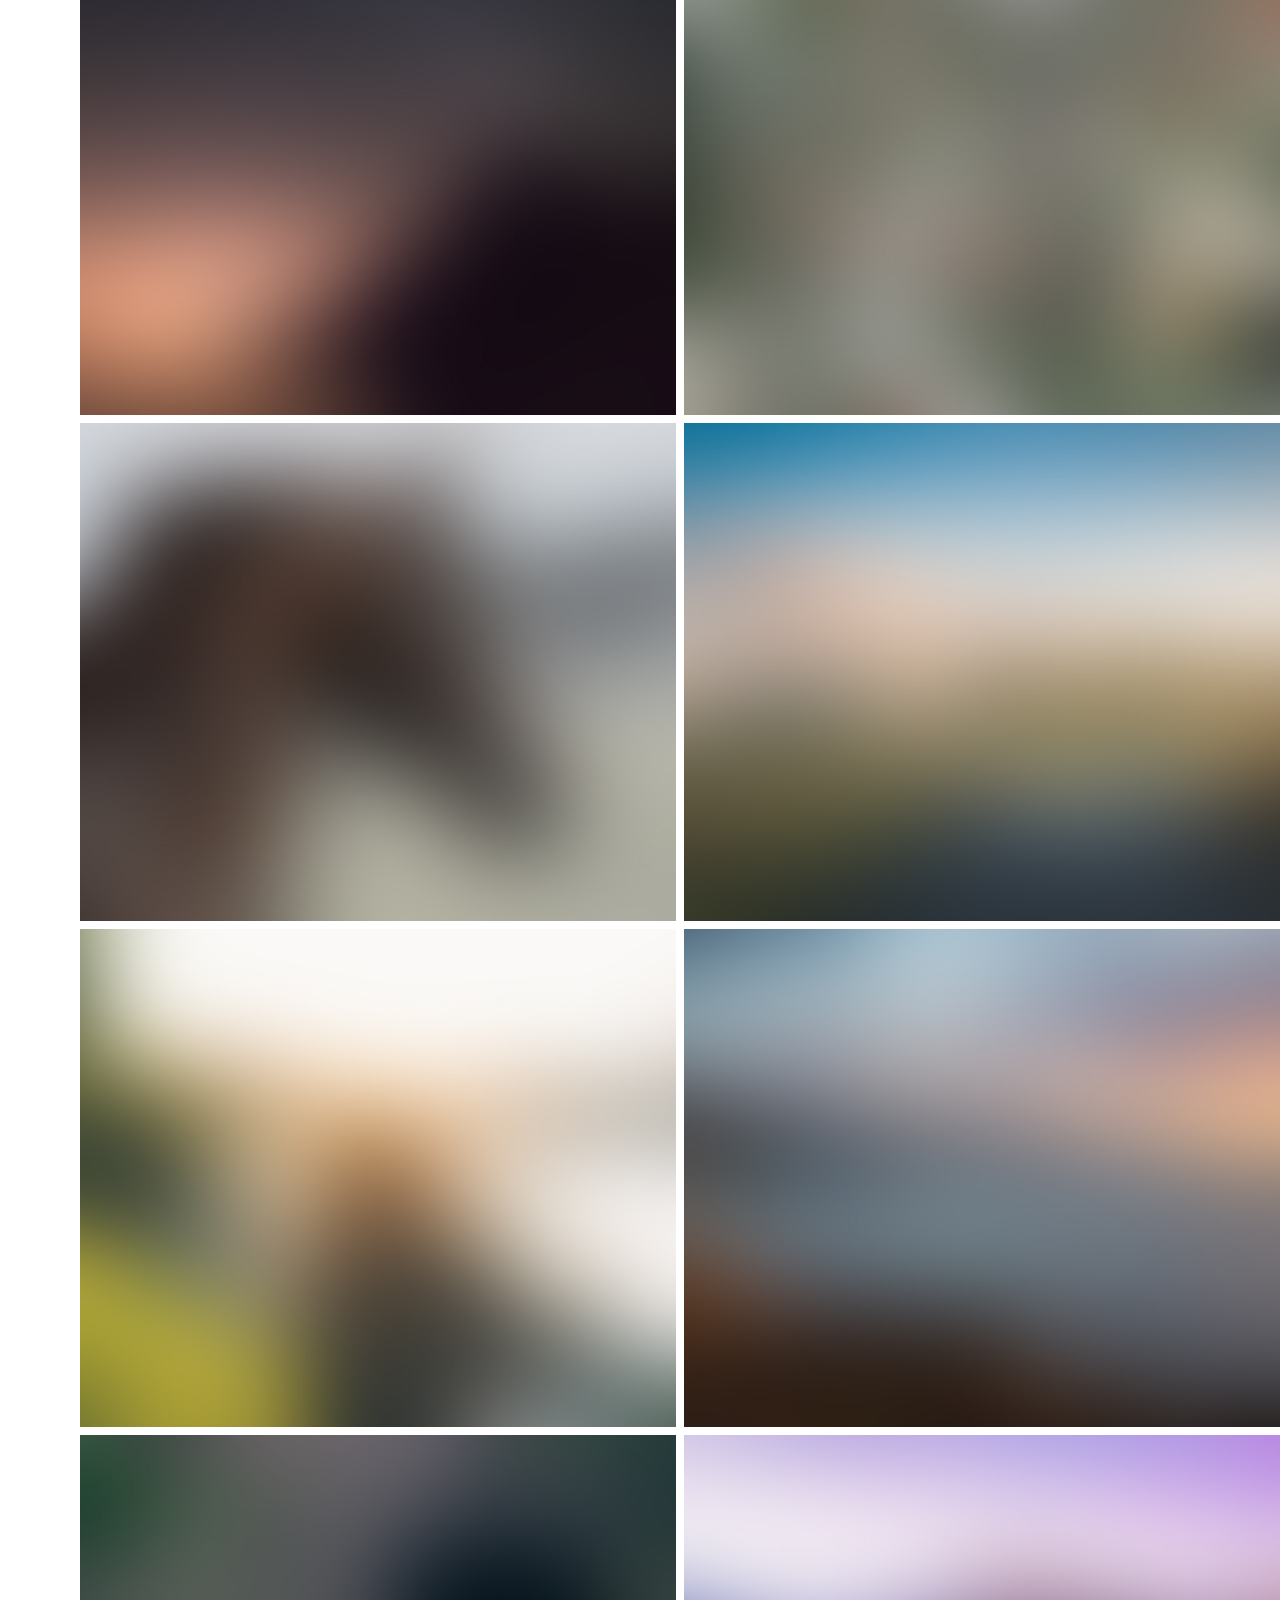
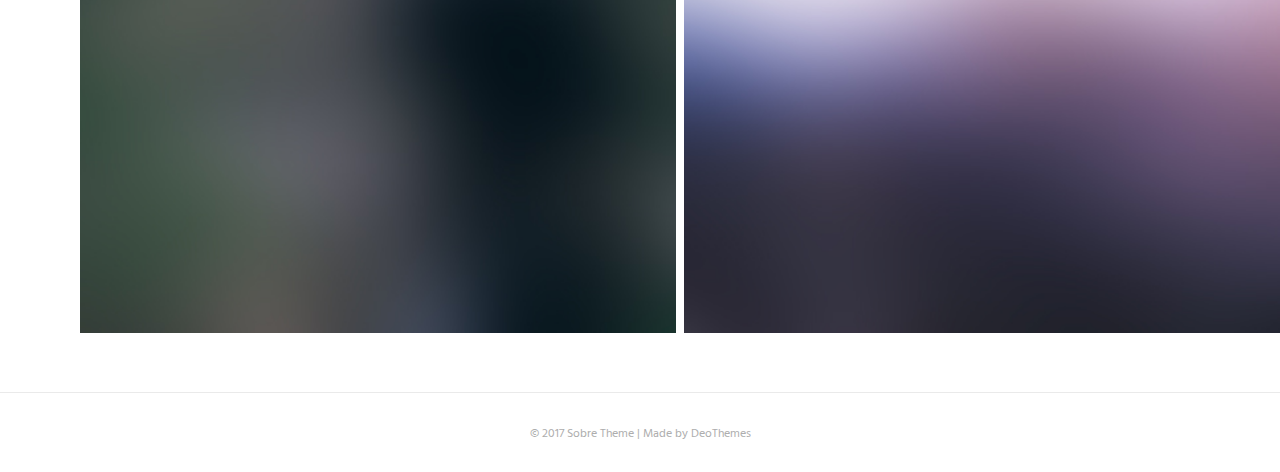
<file: gallery-2-cols.html>
<!DOCTYPE html>
<html lang="en">
<head>
  <title>Sobre | Gallery 2 columns</title>

  <meta charset="utf-8">
  <!--[if IE]><meta http-equiv='X-UA-Compatible' content='IE=edge,chrome=1'><![endif]-->
  <meta name="viewport" content="width=device-width, initial-scale=1, maximum-scale=1">
  <meta name="description" content="">
  
  <!-- Google Fonts -->
  <link href='https://fonts.googleapis.com/css?family=Poppins:400,600%7CHind:400,400i,700' rel='stylesheet'>

  <!-- Css -->
  <link rel="stylesheet" href="css/bootstrap.min.css" />
  <link rel="stylesheet" href="css/font-icons.css" />
  <link rel="stylesheet" href="css/sliders.css" />
  <link rel="stylesheet" href="css/style.css" />

  <!-- Favicons -->
  <link rel="shortcut icon" href="img/favicon.ico">
  <link rel="apple-touch-icon" href="img/apple-touch-icon.png">
  <link rel="apple-touch-icon" sizes="72x72" href="img/apple-touch-icon-72x72.png">
  <link rel="apple-touch-icon" sizes="114x114" href="img/apple-touch-icon-114x114.png">

</head>

<body class="relative">

  <!-- Preloader -->
  <div class="loader-mask">
    <div class="loader"></div>
  </div>
  
  <!-- Navigation -->
  <header class="nav-type-1">
    <nav class="navbar">
      <div class="header-wrap relative">

        <div class="navbar-header">
          <button type="button" class="navbar-toggle" data-toggle="collapse" data-target="#navbar-collapse">
            <span class="sr-only">Toggle navigation</span>
            <span class="icon-bar"></span>
            <span class="icon-bar"></span>
            <span class="icon-bar"></span>
          </button>

          <!-- Logo -->
          <div class="logo-container">
            <div class="logo-wrap">
              <a href="index.html">
                <img class="logo" src="img/logo_dark.png" alt="logo">
              </a>
            </div>
          </div>
        </div> <!-- end navbar-header -->

        <div class="nav-wrap">
          <div class="collapse navbar-collapse" id="navbar-collapse">
            
            <ul class="nav navbar-nav">

              <li class="nav-item-toggle active">
                <a href="#">Home</a>
                <ul class="nav-item-submenu">
                  <li><a href="index.html">Animated Image</a></li>
                  <li><a href="index-vertical-slider.html">Vertical Slider</a></li>
                  <li><a href="index-youtube-video.html">Youtube Video</a></li>
                  <li><a href="index-vimeo-video.html">Vimeo Video</a></li>
                  <li><a href="index-html-video.html">HTML5 Video</a></li>
                  <li><a href="index-creative.html">Creative Hover</a></li>
                  <li><a href="index-thumbnails-slider.html">Thumbnails Slider</a></li>
                  <li><a href="index-masonry-grid.html">Masonry Grid</a></li>
                  <li><a href="index-mixed-width-grid.html">Mixed Width Grid</a></li>
                  <li><a href="index-standard-grid.html">Standard Grid</a></li>
                  <li><a href="index-slider.html">Slider</a></li>
                  <li><a href="index-kenburns.html">Kenburns</a></li>
                  <li><a href="index-black-and-white.html">Black &amp; White</a></li>
                  <li><a href="index-dark.html">Dark Scheme</a></li>
                </ul>
              </li>
              <li>
                <a href="about.html">About Me</a>
              </li>
              <li class="nav-item-toggle">
                <a href="#">Gallery</a>
                <ul class="nav-item-submenu">
                  <li><a href="gallery-5-cols.html">5 Columns</a></li>
                  <li><a href="gallery-4-cols.html">4 Columns</a></li>
                  <li><a href="gallery-3-cols.html">3 Columns</a></li>
                  <li><a href="gallery-2-cols.html">2 Columns</a></li>
                  <li><a href="gallery-albums.html">Albums</a></li>
                  <li><a href="gallery-single.html">Single Page</a></li>
                </ul>
              </li>                        
              <li class="nav-item-toggle">
                <a href="#">Blog</a>
                <ul class="nav-item-submenu">
                  <li><a href="blog-standard.html">Standard</a></li>
                  <li><a href="blog-single.html">Single Post</a></li>
                </ul>
              </li>
              <li>
                <a href="contact.html">Contact</a>
              </li>
              <li>
                <!-- Mobile social icons -->
                <div class="social-icons on-mobile nobase dark clearfix hidden-lg hidden-md">
                  <a href="#"><i class="ui-instagram"></i></a>
                  <a href="#"><i class="ui-facebook"></i></a>            
                  <a href="#"><i class="ui-twitter"></i></a>
                  <a href="#"><i class="ui-vimeo"></i></a>
                </div>
              </li>
              
            </ul>
          </div>
        </div> <!-- end nav-wrap -->

        <!-- Social icons -->
        <div class="social-icons nobase dark clearfix hidden-sm hidden-xs">
          <a href="#"><i class="ui-instagram"></i></a>
          <a href="#"><i class="ui-facebook"></i></a>            
          <a href="#"><i class="ui-twitter"></i></a>
          <a href="#"><i class="ui-vimeo"></i></a>
        </div>
        
      </div> <!-- end header wrap -->


      <!-- Nav trigger -->
      <div id="nav-trigger">
        <div id="nav-icon">
          <div class="nav-icon-inner">
            <div id="nav-icon-trigger" class="nav-icon-trigger">
              <span></span>
              <span></span>
              <span></span>
              <span></span>
            </div>
          </div>
        </div>
      </div> <!-- end nav trigger -->

    </nav> <!-- end navbar -->
  </header>

  <main class="main-wrapper oh">
    <!-- Grid -->
    <section class="section-wrap pl-80 pt-0 pb-50">
      <div class="container-fluid">

        <div class="row">
          <div id="isotope-grid" class="works-grid grid-2-col small-gutter">

            <div class="work-item hover-trigger hover-1">
              <div class="work-container">
                <div class="work-img">
                  <a href="img/portfolio/1.jpg" class="lightbox-img" title="Path in the field">
                    <img src="img/portfolio/1.jpg" alt="">
                    <div class="hover-overlay" data-overlay="5">
                      <div class="work-description">
                        <h3>Path in the field</h3>
                        <span>People</span>
                      </div>
                    </div>
                  </a>              
                </div>                  
              </div> 
            </div> <!-- end work-item -->

            <div class="work-item hover-trigger hover-1">
              <div class="work-container">
                <div class="work-img">
                  <a href="img/portfolio/2.jpg" class="lightbox-img" title="Into The Blue">
                    <img src="img/portfolio/2.jpg" alt="">
                    <div class="hover-overlay" data-overlay="5">
                      <div class="work-description">
                        <h3>Mountain Night View</h3>
                        <span>Nature</span>
                      </div>
                    </div>
                  </a>              
                </div>                  
              </div> 
            </div> <!-- end work-item -->

            <div class="work-item hover-trigger hover-1">
              <div class="work-container">
                <div class="work-img">
                  <a href="img/portfolio/3.jpg" class="lightbox-img" title="Into The Blue">
                    <img src="img/portfolio/3.jpg" alt="">
                    <div class="hover-overlay" data-overlay="5">
                      <div class="work-description">
                        <h3>Water Falls</h3>
                        <span>Nature</span>
                      </div>
                    </div>
                  </a>              
                </div>                  
              </div> 
            </div> <!-- end work-item -->

            <div class="work-item hover-trigger hover-1">
              <div class="work-container">
                <div class="work-img">
                  <a href="img/portfolio/4.jpg" class="lightbox-img" title="Into The Blue">
                    <img src="img/portfolio/4.jpg" alt="">
                    <div class="hover-overlay" data-overlay="5">
                      <div class="work-description">
                        <h3>Overlooking View</h3>
                        <span>People</span>
                      </div>
                    </div>
                  </a>              
                </div>                  
              </div> 
            </div> <!-- end work-item -->

            <div class="work-item hover-trigger hover-1">
              <div class="work-container">
                <div class="work-img">
                  <a href="img/portfolio/5.jpg" class="lightbox-img" title="Into The Blue">
                    <img src="img/portfolio/5.jpg" alt="">
                    <div class="hover-overlay" data-overlay="5">
                      <div class="work-description">
                        <h3>Rocky Road</h3>
                        <span>Nature</span>
                      </div>
                    </div>
                  </a>              
                </div>                  
              </div> 
            </div> <!-- end work-item -->

            <div class="work-item hover-trigger hover-1">
              <div class="work-container">
                <div class="work-img">
                  <a href="https://www.youtube.com/watch?v=MqLrY1rmUUE" class="lightbox-video">
                    <img src="img/portfolio/6.jpg" alt="">
                    <div class="hover-overlay" data-overlay="5">
                      <div class="work-description">
                        <h3>Snow Deer</h3>
                        <span>Video</span>
                      </div>
                    </div>
                  </a>              
                </div>                  
              </div> 
            </div> <!-- end work-item -->

            <div class="work-item hover-trigger hover-1">
              <div class="work-container">
                <div class="work-img">
                  <a href="img/portfolio/7.jpg" class="lightbox-img" title="Into The Blue">
                    <img src="img/portfolio/7.jpg" alt="">
                    <div class="hover-overlay" data-overlay="5">
                      <div class="work-description">
                        <h3>Black Mountain</h3>
                        <span>Nature</span>
                      </div>
                    </div>
                  </a>              
                </div>                  
              </div> 
            </div> <!-- end work-item -->

            <div class="work-item hover-trigger hover-1">
              <div class="work-container">
                <div class="work-img">
                  <a href="img/portfolio/8.jpg" class="lightbox-img" title="Into The Blue">
                    <img src="img/portfolio/8.jpg" alt="">
                    <div class="hover-overlay" data-overlay="5">
                      <div class="work-description">
                        <h3>Sweet Cherries</h3>
                        <span>Nature</span>
                      </div>
                    </div>
                  </a>              
                </div>                  
              </div> 
            </div> <!-- end work-item -->

            <div class="work-item hover-trigger hover-1">
              <div class="work-container">
                <div class="work-img">
                  <a href="img/portfolio/9.jpg" class="lightbox-img" title="Into The Blue">
                    <img src="img/portfolio/9.jpg" alt="">
                    <div class="hover-overlay" data-overlay="5">
                      <div class="work-description">
                        <h3>Riding The Horse</h3>
                        <span>Animals</span>
                      </div>
                    </div>
                  </a>              
                </div>                  
              </div> 
            </div> <!-- end work-item -->

            <div class="work-item hover-trigger hover-1 apps">
              <div class="work-container">
                <div class="work-img">
                  <a href="img/portfolio/10.jpg" class="lightbox-img" title="Into The Blue">
                    <img src="img/portfolio/10.jpg" alt="">
                    <div class="hover-overlay" data-overlay="5">
                      <div class="work-description">
                        <h3>Brazil Island</h3>
                        <span>People</span>
                      </div>
                    </div>
                  </a>              
                </div>                  
              </div> 
            </div> <!-- end work-item -->

            <div class="work-item hover-trigger hover-1">
              <div class="work-container">
                <div class="work-img">
                  <a href="img/portfolio/11.jpg" class="lightbox-img" title="Into The Blue">
                    <img src="img/portfolio/11.jpg" alt="">
                    <div class="hover-overlay" data-overlay="5">
                      <div class="work-description">
                        <h3>Follow Me</h3>
                        <span>People</span>
                      </div>
                    </div>
                  </a>              
                </div>                  
              </div> 
            </div> <!-- end work-item -->

            <div class="work-item hover-trigger hover-1">
              <div class="work-container">
                <div class="work-img">
                  <a href="img/portfolio/12.jpg" class="lightbox-img" title="Into The Blue">
                    <img src="img/portfolio/12.jpg" alt="">
                    <div class="hover-overlay" data-overlay="5">
                      <div class="work-description">
                        <h3>Sunset</h3>
                        <span>Natures</span>
                      </div>
                    </div>
                  </a>              
                </div>                  
              </div> 
            </div> <!-- end work-item -->

            <div class="work-item hover-trigger hover-1">
              <div class="work-container">
                <div class="work-img">
                  <a href="img/portfolio/13.jpg" class="lightbox-img" title="Into The Blue">
                    <img src="img/portfolio/13.jpg" alt="">
                    <div class="hover-overlay" data-overlay="5">
                      <div class="work-description">
                        <h3>Site Seeing</h3>
                        <span>People</span>
                      </div>
                    </div>
                  </a>              
                </div>                  
              </div> 
            </div> <!-- end work-item -->

            <div class="work-item hover-trigger hover-1">
              <div class="work-container">
                <div class="work-img">
                  <a href="img/portfolio/14.jpg" class="lightbox-img" title="Into The Blue">
                    <img src="img/portfolio/14.jpg" alt="">
                    <div class="hover-overlay" data-overlay="5">
                      <div class="work-description">
                        <h3>Philippine Mountain</h3>
                        <span>Nature</span>
                      </div>
                    </div>
                  </a>              
                </div>                  
              </div> 
            </div> <!-- end work-item -->

          </div>  <!-- end portfolio container -->
        </div> <!-- end row -->

      </div>
    </section> <!-- end grid -->
  </main> <!-- end main wrapper -->

  <!-- Footer -->
  <footer class="bottom-footer">
    <div class="container">
      <div class="copyright text-center">
        <span>
          &copy; 2017 Sobre Theme | Made by <a href="https://deothemes.com">DeoThemes</a>
        </span>
      </div> 
    </div>
  </footer> <!-- end footer -->

  <!-- jQuery Scripts -->
  <script type="text/javascript" src="js/jquery.min.js"></script>
  <script type="text/javascript" src="js/bootstrap.min.js"></script>
  <script type="text/javascript" src="js/plugins.js"></script>  
  <script type="text/javascript" src="js/scripts.js"></script>
    
</body>
</html>
</file>
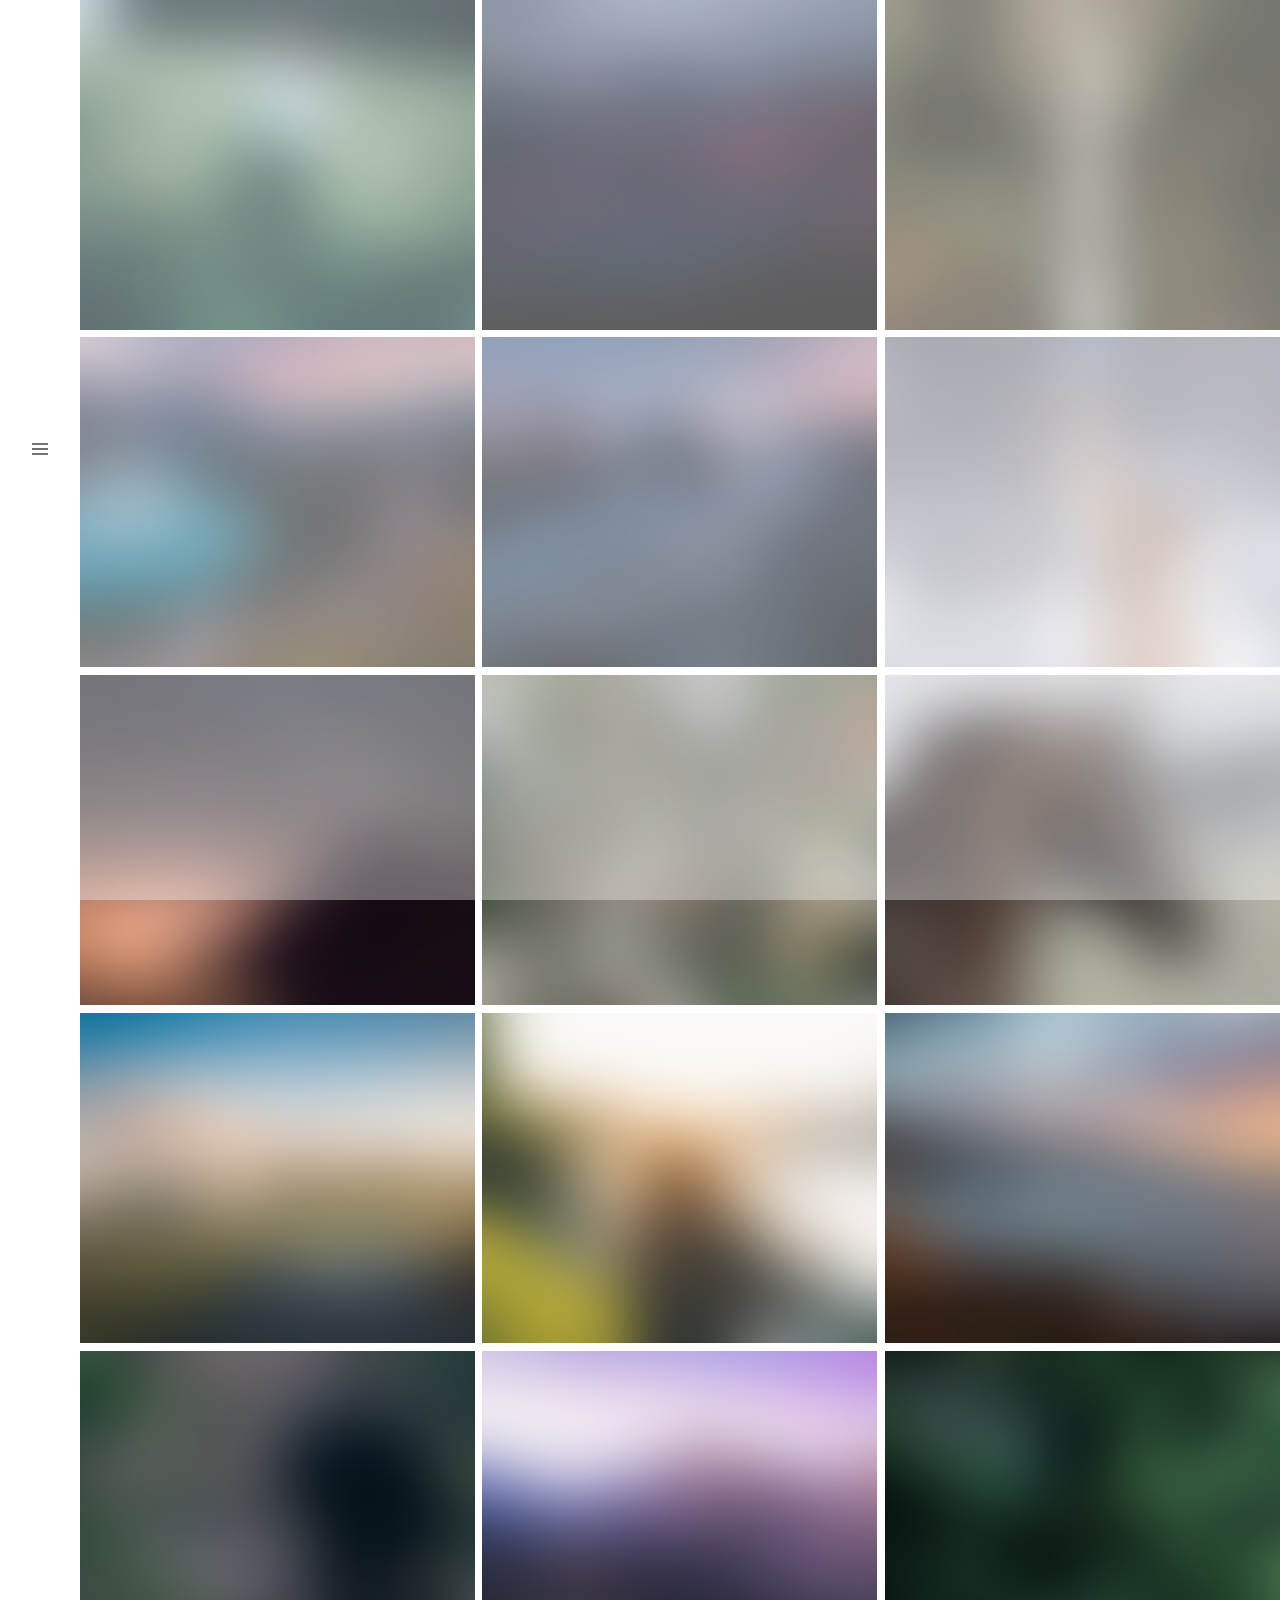
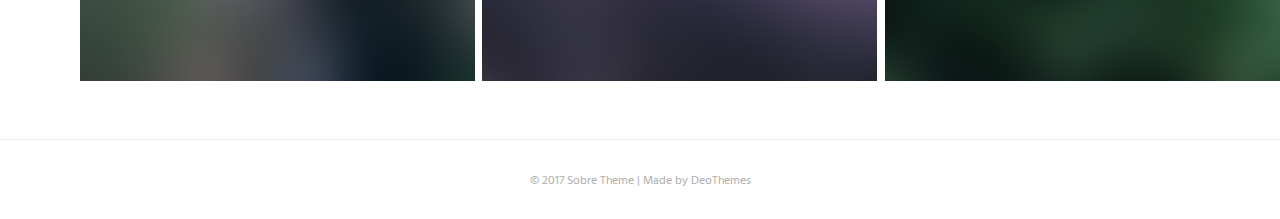
<file: gallery-3-cols.html>
<!DOCTYPE html>
<html lang="en">
<head>
  <title>Sobre | Gallery 3 columns</title>

  <meta charset="utf-8">
  <!--[if IE]><meta http-equiv='X-UA-Compatible' content='IE=edge,chrome=1'><![endif]-->
  <meta name="viewport" content="width=device-width, initial-scale=1, maximum-scale=1">
  <meta name="description" content="">
  
  <!-- Google Fonts -->
  <link href='https://fonts.googleapis.com/css?family=Poppins:400,600%7CHind:400,400i,700' rel='stylesheet'>

  <!-- Css -->
  <link rel="stylesheet" href="css/bootstrap.min.css" />
  <link rel="stylesheet" href="css/font-icons.css" />
  <link rel="stylesheet" href="css/sliders.css" />
  <link rel="stylesheet" href="css/style.css" />

  <!-- Favicons -->
  <link rel="shortcut icon" href="img/favicon.ico">
  <link rel="apple-touch-icon" href="img/apple-touch-icon.png">
  <link rel="apple-touch-icon" sizes="72x72" href="img/apple-touch-icon-72x72.png">
  <link rel="apple-touch-icon" sizes="114x114" href="img/apple-touch-icon-114x114.png">

</head>

<body class="relative">

  <!-- Preloader -->
  <div class="loader-mask">
    <div class="loader"></div>
  </div>
  
  <!-- Navigation -->
  <header class="nav-type-1">
    <nav class="navbar">
      <div class="header-wrap relative">

        <div class="navbar-header">
          <button type="button" class="navbar-toggle" data-toggle="collapse" data-target="#navbar-collapse">
            <span class="sr-only">Toggle navigation</span>
            <span class="icon-bar"></span>
            <span class="icon-bar"></span>
            <span class="icon-bar"></span>
          </button>

          <!-- Logo -->
          <div class="logo-container">
            <div class="logo-wrap">
              <a href="index.html">
                <img class="logo" src="img/logo_dark.png" alt="logo">
              </a>
            </div>
          </div>
        </div> <!-- end navbar-header -->

        <div class="nav-wrap">
          <div class="collapse navbar-collapse" id="navbar-collapse">
            
            <ul class="nav navbar-nav">

              <li class="nav-item-toggle active">
                <a href="#">Home</a>
                <ul class="nav-item-submenu">
                  <li><a href="index.html">Animated Image</a></li>
                  <li><a href="index-vertical-slider.html">Vertical Slider</a></li>
                  <li><a href="index-youtube-video.html">Youtube Video</a></li>
                  <li><a href="index-vimeo-video.html">Vimeo Video</a></li>
                  <li><a href="index-html-video.html">HTML5 Video</a></li>
                  <li><a href="index-creative.html">Creative Hover</a></li>
                  <li><a href="index-thumbnails-slider.html">Thumbnails Slider</a></li>
                  <li><a href="index-masonry-grid.html">Masonry Grid</a></li>
                  <li><a href="index-mixed-width-grid.html">Mixed Width Grid</a></li>
                  <li><a href="index-standard-grid.html">Standard Grid</a></li>
                  <li><a href="index-slider.html">Slider</a></li>
                  <li><a href="index-kenburns.html">Kenburns</a></li>
                  <li><a href="index-black-and-white.html">Black &amp; White</a></li>
                  <li><a href="index-dark.html">Dark Scheme</a></li>
                </ul>
              </li>
              <li>
                <a href="about.html">About Me</a>
              </li>
              <li class="nav-item-toggle">
                <a href="#">Gallery</a>
                <ul class="nav-item-submenu">
                  <li><a href="gallery-5-cols.html">5 Columns</a></li>
                  <li><a href="gallery-4-cols.html">4 Columns</a></li>
                  <li><a href="gallery-3-cols.html">3 Columns</a></li>
                  <li><a href="gallery-2-cols.html">2 Columns</a></li>
                  <li><a href="gallery-albums.html">Albums</a></li>
                  <li><a href="gallery-single.html">Single Page</a></li>
                </ul>
              </li>                        
              <li class="nav-item-toggle">
                <a href="#">Blog</a>
                <ul class="nav-item-submenu">
                  <li><a href="blog-standard.html">Standard</a></li>
                  <li><a href="blog-single.html">Single Post</a></li>
                </ul>
              </li>
              <li>
                <a href="contact.html">Contact</a>
              </li>
              <li>
                <!-- Mobile social icons -->
                <div class="social-icons on-mobile nobase dark clearfix hidden-lg hidden-md">
                  <a href="#"><i class="ui-instagram"></i></a>
                  <a href="#"><i class="ui-facebook"></i></a>            
                  <a href="#"><i class="ui-twitter"></i></a>
                  <a href="#"><i class="ui-vimeo"></i></a>
                </div>
              </li>
              
            </ul>
          </div>
        </div> <!-- end nav-wrap -->

        <!-- Social icons -->
        <div class="social-icons nobase dark clearfix hidden-sm hidden-xs">
          <a href="#"><i class="ui-instagram"></i></a>
          <a href="#"><i class="ui-facebook"></i></a>            
          <a href="#"><i class="ui-twitter"></i></a>
          <a href="#"><i class="ui-vimeo"></i></a>
        </div>
        
      </div> <!-- end header wrap -->


      <!-- Nav trigger -->
      <div id="nav-trigger">
        <div id="nav-icon">
          <div class="nav-icon-inner">
            <div id="nav-icon-trigger" class="nav-icon-trigger">
              <span></span>
              <span></span>
              <span></span>
              <span></span>
            </div>
          </div>
        </div>
      </div> <!-- end nav trigger -->

    </nav> <!-- end navbar -->
  </header>

  <main class="main-wrapper oh">
    <!-- Grid -->
    <section class="section-wrap pl-80 pt-0 pb-50">
      <div class="container-fluid">

        <div class="row">
          <div id="isotope-grid" class="works-grid grid-3-col small-gutter">

            <div class="work-item hover-trigger hover-1">
              <div class="work-container">
                <div class="work-img">
                  <a href="img/portfolio/1.jpg" class="lightbox-img" title="Path in the field">
                    <img src="img/portfolio/1.jpg" alt="">
                    <div class="hover-overlay" data-overlay="5">
                      <div class="work-description">
                        <h3>Path in the field</h3>
                        <span>People</span>
                      </div>
                    </div>
                  </a>              
                </div>                  
              </div> 
            </div> <!-- end work-item -->

            <div class="work-item hover-trigger hover-1">
              <div class="work-container">
                <div class="work-img">
                  <a href="img/portfolio/2.jpg" class="lightbox-img" title="Into The Blue">
                    <img src="img/portfolio/2.jpg" alt="">
                    <div class="hover-overlay" data-overlay="5">
                      <div class="work-description">
                        <h3>Mountain Night View</h3>
                        <span>Nature</span>
                      </div>
                    </div>
                  </a>              
                </div>                  
              </div> 
            </div> <!-- end work-item -->

            <div class="work-item hover-trigger hover-1">
              <div class="work-container">
                <div class="work-img">
                  <a href="img/portfolio/3.jpg" class="lightbox-img" title="Into The Blue">
                    <img src="img/portfolio/3.jpg" alt="">
                    <div class="hover-overlay" data-overlay="5">
                      <div class="work-description">
                        <h3>Water Falls</h3>
                        <span>Nature</span>
                      </div>
                    </div>
                  </a>              
                </div>                  
              </div> 
            </div> <!-- end work-item -->

            <div class="work-item hover-trigger hover-1">
              <div class="work-container">
                <div class="work-img">
                  <a href="img/portfolio/4.jpg" class="lightbox-img" title="Into The Blue">
                    <img src="img/portfolio/4.jpg" alt="">
                    <div class="hover-overlay" data-overlay="5">
                      <div class="work-description">
                        <h3>Overlooking View</h3>
                        <span>People</span>
                      </div>
                    </div>
                  </a>              
                </div>                  
              </div> 
            </div> <!-- end work-item -->

            <div class="work-item hover-trigger hover-1">
              <div class="work-container">
                <div class="work-img">
                  <a href="img/portfolio/5.jpg" class="lightbox-img" title="Into The Blue">
                    <img src="img/portfolio/5.jpg" alt="">
                    <div class="hover-overlay" data-overlay="5">
                      <div class="work-description">
                        <h3>Rocky Road</h3>
                        <span>Nature</span>
                      </div>
                    </div>
                  </a>              
                </div>                  
              </div> 
            </div> <!-- end work-item -->

            <div class="work-item hover-trigger hover-1">
              <div class="work-container">
                <div class="work-img">
                  <a href="https://www.youtube.com/watch?v=MqLrY1rmUUE" class="lightbox-video">
                    <img src="img/portfolio/6.jpg" alt="">
                    <div class="hover-overlay" data-overlay="5">
                      <div class="work-description">
                        <h3>Snow Deer</h3>
                        <span>Video</span>
                      </div>
                    </div>
                  </a>              
                </div>                  
              </div> 
            </div> <!-- end work-item -->

            <div class="work-item hover-trigger hover-1">
              <div class="work-container">
                <div class="work-img">
                  <a href="img/portfolio/7.jpg" class="lightbox-img" title="Into The Blue">
                    <img src="img/portfolio/7.jpg" alt="">
                    <div class="hover-overlay" data-overlay="5">
                      <div class="work-description">
                        <h3>Black Mountain</h3>
                        <span>Nature</span>
                      </div>
                    </div>
                  </a>              
                </div>                  
              </div> 
            </div> <!-- end work-item -->

            <div class="work-item hover-trigger hover-1">
              <div class="work-container">
                <div class="work-img">
                  <a href="img/portfolio/8.jpg" class="lightbox-img" title="Into The Blue">
                    <img src="img/portfolio/8.jpg" alt="">
                    <div class="hover-overlay" data-overlay="5">
                      <div class="work-description">
                        <h3>Sweet Cherries</h3>
                        <span>Nature</span>
                      </div>
                    </div>
                  </a>              
                </div>                  
              </div> 
            </div> <!-- end work-item -->

            <div class="work-item hover-trigger hover-1">
              <div class="work-container">
                <div class="work-img">
                  <a href="img/portfolio/9.jpg" class="lightbox-img" title="Into The Blue">
                    <img src="img/portfolio/9.jpg" alt="">
                    <div class="hover-overlay" data-overlay="5">
                      <div class="work-description">
                        <h3>Riding The Horse</h3>
                        <span>Animals</span>
                      </div>
                    </div>
                  </a>              
                </div>                  
              </div> 
            </div> <!-- end work-item -->

            <div class="work-item hover-trigger hover-1">
              <div class="work-container">
                <div class="work-img">
                  <a href="img/portfolio/10.jpg" class="lightbox-img" title="Into The Blue">
                    <img src="img/portfolio/10.jpg" alt="">
                    <div class="hover-overlay" data-overlay="5">
                      <div class="work-description">
                        <h3>Brazil Island</h3>
                        <span>People</span>
                      </div>
                    </div>
                  </a>              
                </div>                  
              </div> 
            </div> <!-- end work-item -->

            <div class="work-item hover-trigger hover-1">
              <div class="work-container">
                <div class="work-img">
                  <a href="img/portfolio/11.jpg" class="lightbox-img" title="Into The Blue">
                    <img src="img/portfolio/11.jpg" alt="">
                    <div class="hover-overlay" data-overlay="5">
                      <div class="work-description">
                        <h3>Follow Me</h3>
                        <span>People</span>
                      </div>
                    </div>
                  </a>              
                </div>                  
              </div> 
            </div> <!-- end work-item -->

            <div class="work-item hover-trigger hover-1">
              <div class="work-container">
                <div class="work-img">
                  <a href="img/portfolio/12.jpg" class="lightbox-img" title="Into The Blue">
                    <img src="img/portfolio/12.jpg" alt="">
                    <div class="hover-overlay" data-overlay="5">
                      <div class="work-description">
                        <h3>Sunset</h3>
                        <span>Natures</span>
                      </div>
                    </div>
                  </a>              
                </div>                  
              </div> 
            </div> <!-- end work-item -->

            <div class="work-item hover-trigger hover-1">
              <div class="work-container">
                <div class="work-img">
                  <a href="img/portfolio/13.jpg" class="lightbox-img" title="Into The Blue">
                    <img src="img/portfolio/13.jpg" alt="">
                    <div class="hover-overlay" data-overlay="5">
                      <div class="work-description">
                        <h3>Site Seeing</h3>
                        <span>People</span>
                      </div>
                    </div>
                  </a>              
                </div>                  
              </div> 
            </div> <!-- end work-item -->

            <div class="work-item hover-trigger hover-1">
              <div class="work-container">
                <div class="work-img">
                  <a href="img/portfolio/14.jpg" class="lightbox-img" title="Into The Blue">
                    <img src="img/portfolio/14.jpg" alt="">
                    <div class="hover-overlay" data-overlay="5">
                      <div class="work-description">
                        <h3>Philippine Mountain</h3>
                        <span>Nature</span>
                      </div>
                    </div>
                  </a>              
                </div>                  
              </div> 
            </div> <!-- end work-item -->

            <div class="work-item hover-trigger hover-1">
              <div class="work-container">
                <div class="work-img">
                  <a href="img/portfolio/15.jpg" class="lightbox-img" title="Into The Blue">
                    <img src="img/portfolio/15.jpg" alt="">
                    <div class="hover-overlay" data-overlay="5">
                      <div class="work-description">
                        <h3>Green Forest</h3>
                        <span>Nature</span>
                      </div>
                    </div>
                  </a>              
                </div>                  
              </div> 
            </div> <!-- end work-item -->

          </div>  <!-- end portfolio container -->
        </div> <!-- end row -->

      </div>
    </section> <!-- end grid -->
  </main> <!-- end main wrapper -->

  <!-- Footer -->
  <footer class="bottom-footer">
    <div class="container">
      <div class="copyright text-center">
        <span>
          &copy; 2017 Sobre Theme | Made by <a href="https://deothemes.com">DeoThemes</a>
        </span>
      </div> 
    </div>
  </footer> <!-- end footer -->

  <!-- jQuery Scripts -->
  <script type="text/javascript" src="js/jquery.min.js"></script>
  <script type="text/javascript" src="js/bootstrap.min.js"></script>
  <script type="text/javascript" src="js/plugins.js"></script>  
  <script type="text/javascript" src="js/scripts.js"></script>
    
</body>
</html>
</file>
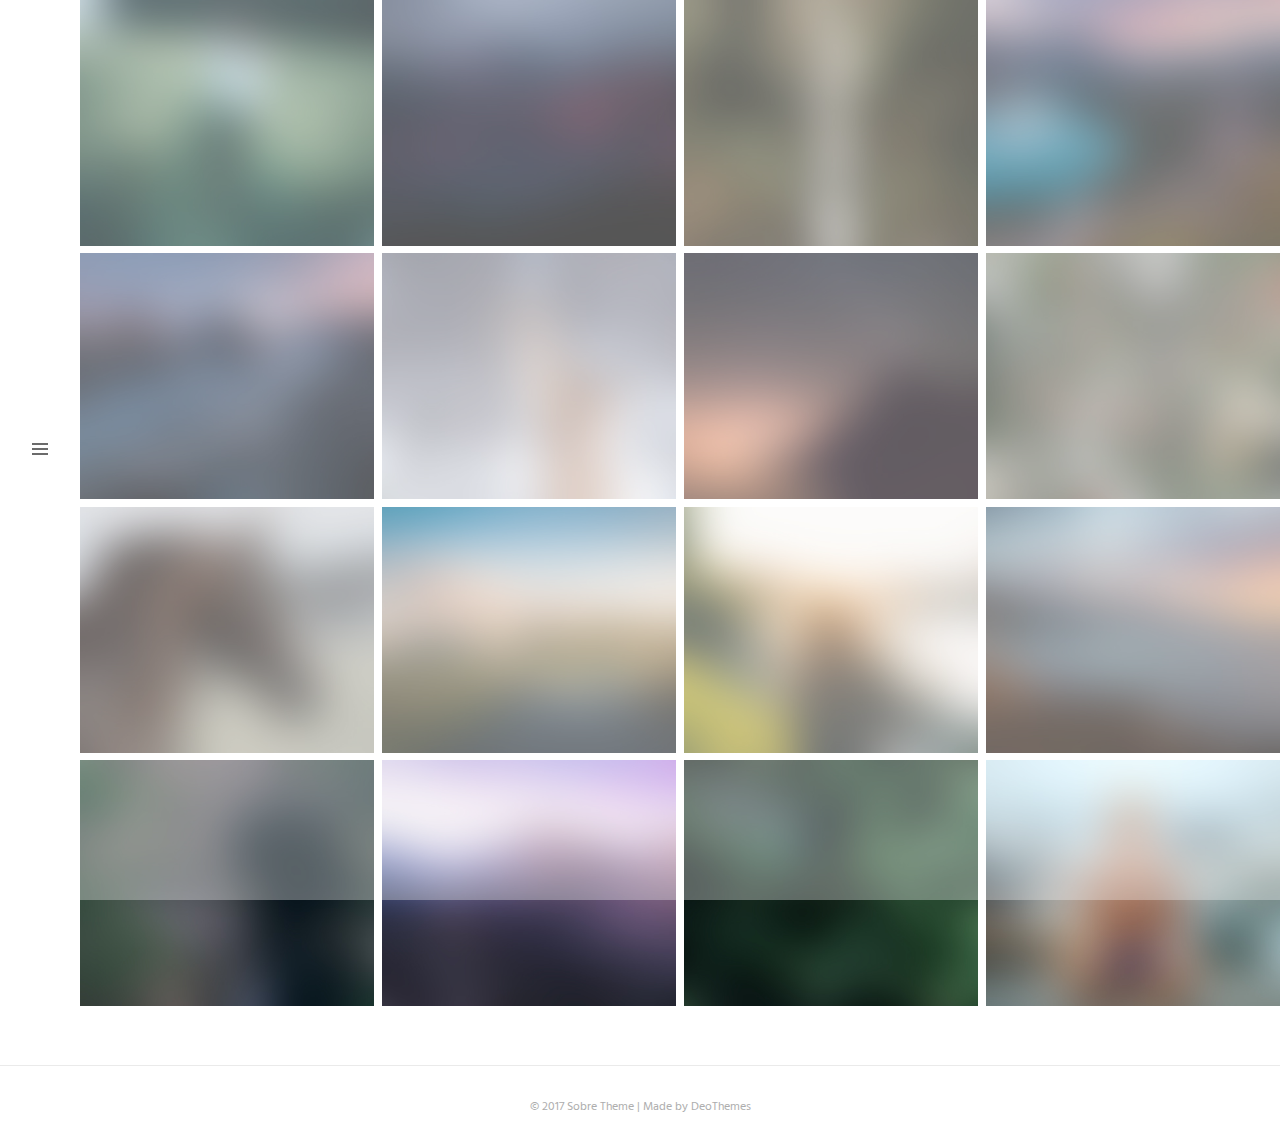
<file: gallery-4-cols.html>
<!DOCTYPE html>
<html lang="en">
<head>
  <title>Sobre | Gallery 4 columns</title>

  <meta charset="utf-8">
  <!--[if IE]><meta http-equiv='X-UA-Compatible' content='IE=edge,chrome=1'><![endif]-->
  <meta name="viewport" content="width=device-width, initial-scale=1, maximum-scale=1">
  <meta name="description" content="">
  
  <!-- Google Fonts -->
  <link href='https://fonts.googleapis.com/css?family=Poppins:400,600%7CHind:400,400i,700' rel='stylesheet'>

  <!-- Css -->
  <link rel="stylesheet" href="css/bootstrap.min.css" />
  <link rel="stylesheet" href="css/font-icons.css" />
  <link rel="stylesheet" href="css/sliders.css" />
  <link rel="stylesheet" href="css/style.css" />

  <!-- Favicons -->
  <link rel="shortcut icon" href="img/favicon.ico">
  <link rel="apple-touch-icon" href="img/apple-touch-icon.png">
  <link rel="apple-touch-icon" sizes="72x72" href="img/apple-touch-icon-72x72.png">
  <link rel="apple-touch-icon" sizes="114x114" href="img/apple-touch-icon-114x114.png">

</head>

<body class="relative">

  <!-- Preloader -->
  <div class="loader-mask">
    <div class="loader"></div>
  </div>
  
  <!-- Navigation -->
  <header class="nav-type-1">
    <nav class="navbar">
      <div class="header-wrap relative">

        <div class="navbar-header">
          <button type="button" class="navbar-toggle" data-toggle="collapse" data-target="#navbar-collapse">
            <span class="sr-only">Toggle navigation</span>
            <span class="icon-bar"></span>
            <span class="icon-bar"></span>
            <span class="icon-bar"></span>
          </button>

          <!-- Logo -->
          <div class="logo-container">
            <div class="logo-wrap">
              <a href="index.html">
                <img class="logo" src="img/logo_dark.png" alt="logo">
              </a>
            </div>
          </div>
        </div> <!-- end navbar-header -->

        <div class="nav-wrap">
          <div class="collapse navbar-collapse" id="navbar-collapse">
            
            <ul class="nav navbar-nav">

              <li class="nav-item-toggle active">
                <a href="#">Home</a>
                <ul class="nav-item-submenu">
                  <li><a href="index.html">Animated Image</a></li>
                  <li><a href="index-vertical-slider.html">Vertical Slider</a></li>
                  <li><a href="index-youtube-video.html">Youtube Video</a></li>
                  <li><a href="index-vimeo-video.html">Vimeo Video</a></li>
                  <li><a href="index-html-video.html">HTML5 Video</a></li>
                  <li><a href="index-creative.html">Creative Hover</a></li>
                  <li><a href="index-thumbnails-slider.html">Thumbnails Slider</a></li>
                  <li><a href="index-masonry-grid.html">Masonry Grid</a></li>
                  <li><a href="index-mixed-width-grid.html">Mixed Width Grid</a></li>
                  <li><a href="index-standard-grid.html">Standard Grid</a></li>
                  <li><a href="index-slider.html">Slider</a></li>
                  <li><a href="index-kenburns.html">Kenburns</a></li>
                  <li><a href="index-black-and-white.html">Black &amp; White</a></li>
                  <li><a href="index-dark.html">Dark Scheme</a></li>
                </ul>
              </li>
              <li>
                <a href="about.html">About Me</a>
              </li>
              <li class="nav-item-toggle">
                <a href="#">Gallery</a>
                <ul class="nav-item-submenu">
                  <li><a href="gallery-5-cols.html">5 Columns</a></li>
                  <li><a href="gallery-4-cols.html">4 Columns</a></li>
                  <li><a href="gallery-3-cols.html">3 Columns</a></li>
                  <li><a href="gallery-2-cols.html">2 Columns</a></li>
                  <li><a href="gallery-albums.html">Albums</a></li>
                  <li><a href="gallery-single.html">Single Page</a></li>
                </ul>
              </li>                        
              <li class="nav-item-toggle">
                <a href="#">Blog</a>
                <ul class="nav-item-submenu">
                  <li><a href="blog-standard.html">Standard</a></li>
                  <li><a href="blog-single.html">Single Post</a></li>
                </ul>
              </li>
              <li>
                <a href="contact.html">Contact</a>
              </li>
              <li>
                <!-- Mobile social icons -->
                <div class="social-icons on-mobile nobase dark clearfix hidden-lg hidden-md">
                  <a href="#"><i class="ui-instagram"></i></a>
                  <a href="#"><i class="ui-facebook"></i></a>            
                  <a href="#"><i class="ui-twitter"></i></a>
                  <a href="#"><i class="ui-vimeo"></i></a>
                </div>
              </li>
              
            </ul>
          </div>
        </div> <!-- end nav-wrap -->

        <!-- Social icons -->
        <div class="social-icons nobase dark clearfix hidden-sm hidden-xs">
          <a href="#"><i class="ui-instagram"></i></a>
          <a href="#"><i class="ui-facebook"></i></a>            
          <a href="#"><i class="ui-twitter"></i></a>
          <a href="#"><i class="ui-vimeo"></i></a>
        </div>
        
      </div> <!-- end header wrap -->


      <!-- Nav trigger -->
      <div id="nav-trigger">
        <div id="nav-icon">
          <div class="nav-icon-inner">
            <div id="nav-icon-trigger" class="nav-icon-trigger">
              <span></span>
              <span></span>
              <span></span>
              <span></span>
            </div>
          </div>
        </div>
      </div> <!-- end nav trigger -->

    </nav> <!-- end navbar -->
  </header>

  <main class="main-wrapper oh">
    <!-- Grid -->
    <section class="section-wrap pl-80 pt-0 pb-50">
      <div class="container-fluid">

        <div class="row">
          <div id="isotope-grid" class="works-grid grid-4-col small-gutter">

            <div class="work-item hover-trigger hover-1">
              <div class="work-container">
                <div class="work-img">
                  <a href="img/portfolio/1.jpg" class="lightbox-img" title="Path in the field">
                    <img src="img/portfolio/1.jpg" alt="">
                    <div class="hover-overlay" data-overlay="5">
                      <div class="work-description">
                        <h3>Path in the field</h3>
                        <span>People</span>
                      </div>
                    </div>
                  </a>              
                </div>                  
              </div> 
            </div> <!-- end work-item -->

            <div class="work-item hover-trigger hover-1">
              <div class="work-container">
                <div class="work-img">
                  <a href="img/portfolio/2.jpg" class="lightbox-img" title="Into The Blue">
                    <img src="img/portfolio/2.jpg" alt="">
                    <div class="hover-overlay" data-overlay="5">
                      <div class="work-description">
                        <h3>Mountain Night View</h3>
                        <span>Nature</span>
                      </div>
                    </div>
                  </a>              
                </div>                  
              </div> 
            </div> <!-- end work-item -->

            <div class="work-item hover-trigger hover-1">
              <div class="work-container">
                <div class="work-img">
                  <a href="img/portfolio/3.jpg" class="lightbox-img" title="Into The Blue">
                    <img src="img/portfolio/3.jpg" alt="">
                    <div class="hover-overlay" data-overlay="5">
                      <div class="work-description">
                        <h3>Water Falls</h3>
                        <span>Nature</span>
                      </div>
                    </div>
                  </a>              
                </div>                  
              </div> 
            </div> <!-- end work-item -->

            <div class="work-item hover-trigger hover-1">
              <div class="work-container">
                <div class="work-img">
                  <a href="img/portfolio/4.jpg" class="lightbox-img" title="Into The Blue">
                    <img src="img/portfolio/4.jpg" alt="">
                    <div class="hover-overlay" data-overlay="5">
                      <div class="work-description">
                        <h3>Overlooking View</h3>
                        <span>People</span>
                      </div>
                    </div>
                  </a>              
                </div>                  
              </div> 
            </div> <!-- end work-item -->

            <div class="work-item hover-trigger hover-1">
              <div class="work-container">
                <div class="work-img">
                  <a href="img/portfolio/5.jpg" class="lightbox-img" title="Into The Blue">
                    <img src="img/portfolio/5.jpg" alt="">
                    <div class="hover-overlay" data-overlay="5">
                      <div class="work-description">
                        <h3>Rocky Road</h3>
                        <span>Nature</span>
                      </div>
                    </div>
                  </a>              
                </div>                  
              </div> 
            </div> <!-- end work-item -->

            <div class="work-item hover-trigger hover-1">
              <div class="work-container">
                <div class="work-img">
                  <a href="https://www.youtube.com/watch?v=MqLrY1rmUUE" class="lightbox-video">
                    <img src="img/portfolio/6.jpg" alt="">
                    <div class="hover-overlay" data-overlay="5">
                      <div class="work-description">
                        <h3>Snow Deer</h3>
                        <span>Video</span>
                      </div>
                    </div>
                  </a>              
                </div>                  
              </div> 
            </div> <!-- end work-item -->

            <div class="work-item hover-trigger hover-1">
              <div class="work-container">
                <div class="work-img">
                  <a href="img/portfolio/7.jpg" class="lightbox-img" title="Into The Blue">
                    <img src="img/portfolio/7.jpg" alt="">
                    <div class="hover-overlay" data-overlay="5">
                      <div class="work-description">
                        <h3>Black Mountain</h3>
                        <span>Nature</span>
                      </div>
                    </div>
                  </a>              
                </div>                  
              </div> 
            </div> <!-- end work-item -->

            <div class="work-item hover-trigger hover-1">
              <div class="work-container">
                <div class="work-img">
                  <a href="img/portfolio/8.jpg" class="lightbox-img" title="Into The Blue">
                    <img src="img/portfolio/8.jpg" alt="">
                    <div class="hover-overlay" data-overlay="5">
                      <div class="work-description">
                        <h3>Sweet Cherries</h3>
                        <span>Nature</span>
                      </div>
                    </div>
                  </a>              
                </div>                  
              </div> 
            </div> <!-- end work-item -->

            <div class="work-item hover-trigger hover-1">
              <div class="work-container">
                <div class="work-img">
                  <a href="img/portfolio/9.jpg" class="lightbox-img" title="Into The Blue">
                    <img src="img/portfolio/9.jpg" alt="">
                    <div class="hover-overlay" data-overlay="5">
                      <div class="work-description">
                        <h3>Riding The Horse</h3>
                        <span>Animals</span>
                      </div>
                    </div>
                  </a>              
                </div>                  
              </div> 
            </div> <!-- end work-item -->

            <div class="work-item hover-trigger hover-1">
              <div class="work-container">
                <div class="work-img">
                  <a href="img/portfolio/10.jpg" class="lightbox-img" title="Into The Blue">
                    <img src="img/portfolio/10.jpg" alt="">
                    <div class="hover-overlay" data-overlay="5">
                      <div class="work-description">
                        <h3>Brazil Island</h3>
                        <span>People</span>
                      </div>
                    </div>
                  </a>              
                </div>                  
              </div> 
            </div> <!-- end work-item -->

            <div class="work-item hover-trigger hover-1">
              <div class="work-container">
                <div class="work-img">
                  <a href="img/portfolio/11.jpg" class="lightbox-img" title="Into The Blue">
                    <img src="img/portfolio/11.jpg" alt="">
                    <div class="hover-overlay" data-overlay="5">
                      <div class="work-description">
                        <h3>Follow Me</h3>
                        <span>People</span>
                      </div>
                    </div>
                  </a>              
                </div>                  
              </div> 
            </div> <!-- end work-item -->

            <div class="work-item hover-trigger hover-1">
              <div class="work-container">
                <div class="work-img">
                  <a href="img/portfolio/12.jpg" class="lightbox-img" title="Into The Blue">
                    <img src="img/portfolio/12.jpg" alt="">
                    <div class="hover-overlay" data-overlay="5">
                      <div class="work-description">
                        <h3>Sunset</h3>
                        <span>Natures</span>
                      </div>
                    </div>
                  </a>              
                </div>                  
              </div> 
            </div> <!-- end work-item -->

            <div class="work-item hover-trigger hover-1">
              <div class="work-container">
                <div class="work-img">
                  <a href="img/portfolio/13.jpg" class="lightbox-img" title="Into The Blue">
                    <img src="img/portfolio/13.jpg" alt="">
                    <div class="hover-overlay" data-overlay="5">
                      <div class="work-description">
                        <h3>Site Seeing</h3>
                        <span>People</span>
                      </div>
                    </div>
                  </a>              
                </div>                  
              </div> 
            </div> <!-- end work-item -->

            <div class="work-item hover-trigger hover-1">
              <div class="work-container">
                <div class="work-img">
                  <a href="img/portfolio/14.jpg" class="lightbox-img" title="Into The Blue">
                    <img src="img/portfolio/14.jpg" alt="">
                    <div class="hover-overlay" data-overlay="5">
                      <div class="work-description">
                        <h3>Philippine Mountain</h3>
                        <span>Nature</span>
                      </div>
                    </div>
                  </a>              
                </div>                  
              </div> 
            </div> <!-- end work-item -->

            <div class="work-item hover-trigger hover-1">
              <div class="work-container">
                <div class="work-img">
                  <a href="img/portfolio/15.jpg" class="lightbox-img" title="Into The Blue">
                    <img src="img/portfolio/15.jpg" alt="">
                    <div class="hover-overlay" data-overlay="5">
                      <div class="work-description">
                        <h3>Green Forest</h3>
                        <span>Nature</span>
                      </div>
                    </div>
                  </a>              
                </div>                  
              </div> 
            </div> <!-- end work-item -->

            <div class="work-item hover-trigger hover-1">
              <div class="work-container">
                <div class="work-img">
                  <a href="img/portfolio/16.jpg" class="lightbox-img" title="Into The Blue">
                    <img src="img/portfolio/16.jpg" alt="">
                    <div class="hover-overlay" data-overlay="5">
                      <div class="work-description">
                        <h3>Meditation</h3>
                        <span>People</span>
                      </div>
                    </div>
                  </a>              
                </div>                  
              </div> 
            </div> <!-- end work-item -->

          </div>  <!-- end portfolio container -->
        </div> <!-- end row -->

      </div>
    </section> <!-- end grid -->
  </main> <!-- end main wrapper -->

  <!-- Footer -->
  <footer class="bottom-footer">
    <div class="container">
      <div class="copyright text-center">
        <span>
          &copy; 2017 Sobre Theme | Made by <a href="https://deothemes.com">DeoThemes</a>
        </span>
      </div> 
    </div>
  </footer> <!-- end footer -->

  <!-- jQuery Scripts -->
  <script type="text/javascript" src="js/jquery.min.js"></script>
  <script type="text/javascript" src="js/bootstrap.min.js"></script>
  <script type="text/javascript" src="js/plugins.js"></script>  
  <script type="text/javascript" src="js/scripts.js"></script>
    
</body>
</html>
</file>
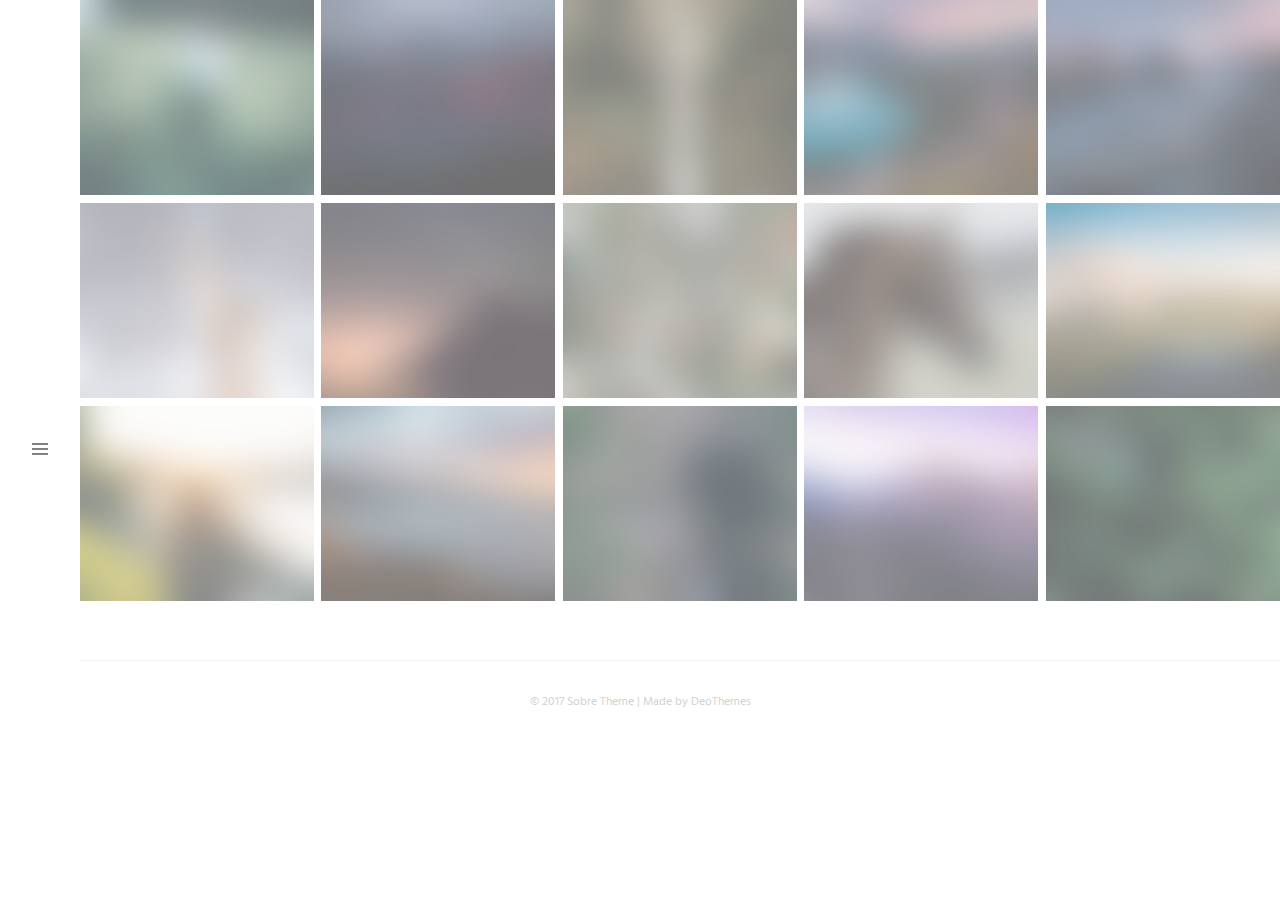
<file: gallery-5-cols.html>
<!DOCTYPE html>
<html lang="en">
<head>
  <title>Sobre | Gallery 5 Columns</title>

  <meta charset="utf-8">
  <!--[if IE]><meta http-equiv='X-UA-Compatible' content='IE=edge,chrome=1'><![endif]-->
  <meta name="viewport" content="width=device-width, initial-scale=1, maximum-scale=1">
  <meta name="description" content="">
  
  <!-- Google Fonts -->
  <link href='https://fonts.googleapis.com/css?family=Poppins:400,600%7CHind:400,400i,700' rel='stylesheet'>

  <!-- Css -->
  <link rel="stylesheet" href="css/bootstrap.min.css" />
  <link rel="stylesheet" href="css/font-icons.css" />
  <link rel="stylesheet" href="css/sliders.css" />
  <link rel="stylesheet" href="css/style.css" />

  <!-- Favicons -->
  <link rel="shortcut icon" href="img/favicon.ico">
  <link rel="apple-touch-icon" href="img/apple-touch-icon.png">
  <link rel="apple-touch-icon" sizes="72x72" href="img/apple-touch-icon-72x72.png">
  <link rel="apple-touch-icon" sizes="114x114" href="img/apple-touch-icon-114x114.png">

</head>

<body class="relative">

  <!-- Preloader -->
  <div class="loader-mask">
    <div class="loader"></div>
  </div>
  
  <!-- Navigation -->
  <header class="nav-type-1">
    <nav class="navbar">
      <div class="header-wrap relative">

        <div class="navbar-header">
          <button type="button" class="navbar-toggle" data-toggle="collapse" data-target="#navbar-collapse">
            <span class="sr-only">Toggle navigation</span>
            <span class="icon-bar"></span>
            <span class="icon-bar"></span>
            <span class="icon-bar"></span>
          </button>

          <!-- Logo -->
          <div class="logo-container">
            <div class="logo-wrap">
              <a href="index.html">
                <img class="logo" src="img/logo_dark.png" alt="logo">
              </a>
            </div>
          </div>
        </div> <!-- end navbar-header -->

        <div class="nav-wrap">
          <div class="collapse navbar-collapse" id="navbar-collapse">
            
            <ul class="nav navbar-nav">

              <li class="nav-item-toggle active">
                <a href="#">Home</a>
                <ul class="nav-item-submenu">
                  <li><a href="index.html">Animated Image</a></li>
                  <li><a href="index-vertical-slider.html">Vertical Slider</a></li>
                  <li><a href="index-youtube-video.html">Youtube Video</a></li>
                  <li><a href="index-vimeo-video.html">Vimeo Video</a></li>
                  <li><a href="index-html-video.html">HTML5 Video</a></li>
                  <li><a href="index-creative.html">Creative Hover</a></li>
                  <li><a href="index-thumbnails-slider.html">Thumbnails Slider</a></li>
                  <li><a href="index-masonry-grid.html">Masonry Grid</a></li>
                  <li><a href="index-mixed-width-grid.html">Mixed Width Grid</a></li>
                  <li><a href="index-standard-grid.html">Standard Grid</a></li>
                  <li><a href="index-slider.html">Slider</a></li>
                  <li><a href="index-kenburns.html">Kenburns</a></li>
                  <li><a href="index-black-and-white.html">Black &amp; White</a></li>
                  <li><a href="index-dark.html">Dark Scheme</a></li>
                </ul>
              </li>
              <li>
                <a href="about.html">About Me</a>
              </li>
              <li class="nav-item-toggle">
                <a href="#">Gallery</a>
                <ul class="nav-item-submenu">
                  <li><a href="gallery-5-cols.html">5 Columns</a></li>
                  <li><a href="gallery-4-cols.html">4 Columns</a></li>
                  <li><a href="gallery-3-cols.html">3 Columns</a></li>
                  <li><a href="gallery-2-cols.html">2 Columns</a></li>
                  <li><a href="gallery-albums.html">Albums</a></li>
                  <li><a href="gallery-single.html">Single Page</a></li>
                </ul>
              </li>                        
              <li class="nav-item-toggle">
                <a href="#">Blog</a>
                <ul class="nav-item-submenu">
                  <li><a href="blog-standard.html">Standard</a></li>
                  <li><a href="blog-single.html">Single Post</a></li>
                </ul>
              </li>
              <li>
                <a href="contact.html">Contact</a>
              </li>
              <li>
                <!-- Mobile social icons -->
                <div class="social-icons on-mobile nobase dark clearfix hidden-lg hidden-md">
                  <a href="#"><i class="ui-instagram"></i></a>
                  <a href="#"><i class="ui-facebook"></i></a>            
                  <a href="#"><i class="ui-twitter"></i></a>
                  <a href="#"><i class="ui-vimeo"></i></a>
                </div>
              </li>
              
            </ul>
          </div>
        </div> <!-- end nav-wrap -->

        <!-- Social icons -->
        <div class="social-icons nobase dark clearfix hidden-sm hidden-xs">
          <a href="#"><i class="ui-instagram"></i></a>
          <a href="#"><i class="ui-facebook"></i></a>            
          <a href="#"><i class="ui-twitter"></i></a>
          <a href="#"><i class="ui-vimeo"></i></a>
        </div>
        
      </div> <!-- end header wrap -->


      <!-- Nav trigger -->
      <div id="nav-trigger">
        <div id="nav-icon">
          <div class="nav-icon-inner">
            <div id="nav-icon-trigger" class="nav-icon-trigger">
              <span></span>
              <span></span>
              <span></span>
              <span></span>
            </div>
          </div>
        </div>
      </div> <!-- end nav trigger -->

    </nav> <!-- end navbar -->
  </header>

  <main class="main-wrapper oh">
    <!-- Grid -->
    <section class="section-wrap pl-80 pt-0 pb-50">
      <div class="container-fluid">

        <div class="row">
          <div id="isotope-grid" class="works-grid grid-5-col small-gutter">

            <div class="work-item hover-trigger hover-1">
              <div class="work-container">
                <div class="work-img">
                  <a href="img/portfolio/1.jpg" class="lightbox-img" title="Path in the field">
                    <img src="img/portfolio/1.jpg" alt="">
                    <div class="hover-overlay" data-overlay="5">
                      <div class="work-description">
                        <h3>Path in the field</h3>
                        <span>People</span>
                      </div>
                    </div>
                  </a>              
                </div>                  
              </div> 
            </div> <!-- end work-item -->

            <div class="work-item hover-trigger hover-1">
              <div class="work-container">
                <div class="work-img">
                  <a href="img/portfolio/2.jpg" class="lightbox-img" title="Into The Blue">
                    <img src="img/portfolio/2.jpg" alt="">
                    <div class="hover-overlay" data-overlay="5">
                      <div class="work-description">
                        <h3>Mountain Night View</h3>
                        <span>Nature</span>
                      </div>
                    </div>
                  </a>              
                </div>                  
              </div> 
            </div> <!-- end work-item -->

            <div class="work-item hover-trigger hover-1">
              <div class="work-container">
                <div class="work-img">
                  <a href="img/portfolio/3.jpg" class="lightbox-img" title="Into The Blue">
                    <img src="img/portfolio/3.jpg" alt="">
                    <div class="hover-overlay" data-overlay="5">
                      <div class="work-description">
                        <h3>Water Falls</h3>
                        <span>Nature</span>
                      </div>
                    </div>
                  </a>              
                </div>                  
              </div> 
            </div> <!-- end work-item -->

            <div class="work-item hover-trigger hover-1">
              <div class="work-container">
                <div class="work-img">
                  <a href="img/portfolio/4.jpg" class="lightbox-img" title="Into The Blue">
                    <img src="img/portfolio/4.jpg" alt="">
                    <div class="hover-overlay" data-overlay="5">
                      <div class="work-description">
                        <h3>Overlooking View</h3>
                        <span>People</span>
                      </div>
                    </div>
                  </a>              
                </div>                  
              </div> 
            </div> <!-- end work-item -->

            <div class="work-item hover-trigger hover-1">
              <div class="work-container">
                <div class="work-img">
                  <a href="img/portfolio/5.jpg" class="lightbox-img" title="Into The Blue">
                    <img src="img/portfolio/5.jpg" alt="">
                    <div class="hover-overlay" data-overlay="5">
                      <div class="work-description">
                        <h3>Rocky Road</h3>
                        <span>Nature</span>
                      </div>
                    </div>
                  </a>              
                </div>                  
              </div> 
            </div> <!-- end work-item -->

            <div class="work-item hover-trigger hover-1">
              <div class="work-container">
                <div class="work-img">
                  <a href="https://www.youtube.com/watch?v=MqLrY1rmUUE" class="lightbox-video">
                    <img src="img/portfolio/6.jpg" alt="">
                    <div class="hover-overlay" data-overlay="5">
                      <div class="work-description">
                        <h3>Snow Deer</h3>
                        <span>Video</span>
                      </div>
                    </div>
                  </a>              
                </div>                  
              </div> 
            </div> <!-- end work-item -->

            <div class="work-item hover-trigger hover-1">
              <div class="work-container">
                <div class="work-img">
                  <a href="img/portfolio/7.jpg" class="lightbox-img" title="Into The Blue">
                    <img src="img/portfolio/7.jpg" alt="">
                    <div class="hover-overlay" data-overlay="5">
                      <div class="work-description">
                        <h3>Black Mountain</h3>
                        <span>Nature</span>
                      </div>
                    </div>
                  </a>              
                </div>                  
              </div> 
            </div> <!-- end work-item -->

            <div class="work-item hover-trigger hover-1">
              <div class="work-container">
                <div class="work-img">
                  <a href="img/portfolio/8.jpg" class="lightbox-img" title="Into The Blue">
                    <img src="img/portfolio/8.jpg" alt="">
                    <div class="hover-overlay" data-overlay="5">
                      <div class="work-description">
                        <h3>Sweet Cherries</h3>
                        <span>Nature</span>
                      </div>
                    </div>
                  </a>              
                </div>                  
              </div> 
            </div> <!-- end work-item -->

            <div class="work-item hover-trigger hover-1">
              <div class="work-container">
                <div class="work-img">
                  <a href="img/portfolio/9.jpg" class="lightbox-img" title="Into The Blue">
                    <img src="img/portfolio/9.jpg" alt="">
                    <div class="hover-overlay" data-overlay="5">
                      <div class="work-description">
                        <h3>Riding The Horse</h3>
                        <span>Animals</span>
                      </div>
                    </div>
                  </a>              
                </div>                  
              </div> 
            </div> <!-- end work-item -->

            <div class="work-item hover-trigger hover-1">
              <div class="work-container">
                <div class="work-img">
                  <a href="img/portfolio/10.jpg" class="lightbox-img" title="Into The Blue">
                    <img src="img/portfolio/10.jpg" alt="">
                    <div class="hover-overlay" data-overlay="5">
                      <div class="work-description">
                        <h3>Brazil Island</h3>
                        <span>People</span>
                      </div>
                    </div>
                  </a>              
                </div>                  
              </div> 
            </div> <!-- end work-item -->

            <div class="work-item hover-trigger hover-1">
              <div class="work-container">
                <div class="work-img">
                  <a href="img/portfolio/11.jpg" class="lightbox-img" title="Into The Blue">
                    <img src="img/portfolio/11.jpg" alt="">
                    <div class="hover-overlay" data-overlay="5">
                      <div class="work-description">
                        <h3>Follow Me</h3>
                        <span>People</span>
                      </div>
                    </div>
                  </a>              
                </div>                  
              </div> 
            </div> <!-- end work-item -->

            <div class="work-item hover-trigger hover-1">
              <div class="work-container">
                <div class="work-img">
                  <a href="img/portfolio/12.jpg" class="lightbox-img" title="Into The Blue">
                    <img src="img/portfolio/12.jpg" alt="">
                    <div class="hover-overlay" data-overlay="5">
                      <div class="work-description">
                        <h3>Sunset</h3>
                        <span>Natures</span>
                      </div>
                    </div>
                  </a>              
                </div>                  
              </div> 
            </div> <!-- end work-item -->

            <div class="work-item hover-trigger hover-1">
              <div class="work-container">
                <div class="work-img">
                  <a href="img/portfolio/13.jpg" class="lightbox-img" title="Into The Blue">
                    <img src="img/portfolio/13.jpg" alt="">
                    <div class="hover-overlay" data-overlay="5">
                      <div class="work-description">
                        <h3>Site Seeing</h3>
                        <span>People</span>
                      </div>
                    </div>
                  </a>              
                </div>                  
              </div> 
            </div> <!-- end work-item -->

            <div class="work-item hover-trigger hover-1">
              <div class="work-container">
                <div class="work-img">
                  <a href="img/portfolio/14.jpg" class="lightbox-img" title="Into The Blue">
                    <img src="img/portfolio/14.jpg" alt="">
                    <div class="hover-overlay" data-overlay="5">
                      <div class="work-description">
                        <h3>Philippine Mountain</h3>
                        <span>Nature</span>
                      </div>
                    </div>
                  </a>              
                </div>                  
              </div> 
            </div> <!-- end work-item -->

            <div class="work-item hover-trigger hover-1">
              <div class="work-container">
                <div class="work-img">
                  <a href="img/portfolio/15.jpg" class="lightbox-img" title="Into The Blue">
                    <img src="img/portfolio/15.jpg" alt="">
                    <div class="hover-overlay" data-overlay="5">
                      <div class="work-description">
                        <h3>Green Forest</h3>
                        <span>Nature</span>
                      </div>
                    </div>
                  </a>              
                </div>                  
              </div> 
            </div> <!-- end work-item -->

          </div>  <!-- end portfolio container -->
        </div> <!-- end row -->

      </div>
    </section> <!-- end grid -->
  </main> <!-- end main wrapper -->

  <!-- Footer -->
  <footer class="bottom-footer">
    <div class="container">
      <div class="copyright text-center">
        <span>
          &copy; 2017 Sobre Theme | Made by <a href="https://deothemes.com">DeoThemes</a>
        </span>
      </div> 
    </div>
  </footer> <!-- end footer -->

  <!-- jQuery Scripts -->
  <script type="text/javascript" src="js/jquery.min.js"></script>
  <script type="text/javascript" src="js/bootstrap.min.js"></script>
  <script type="text/javascript" src="js/plugins.js"></script>  
  <script type="text/javascript" src="js/scripts.js"></script>
    
</body>
</html>
</file>
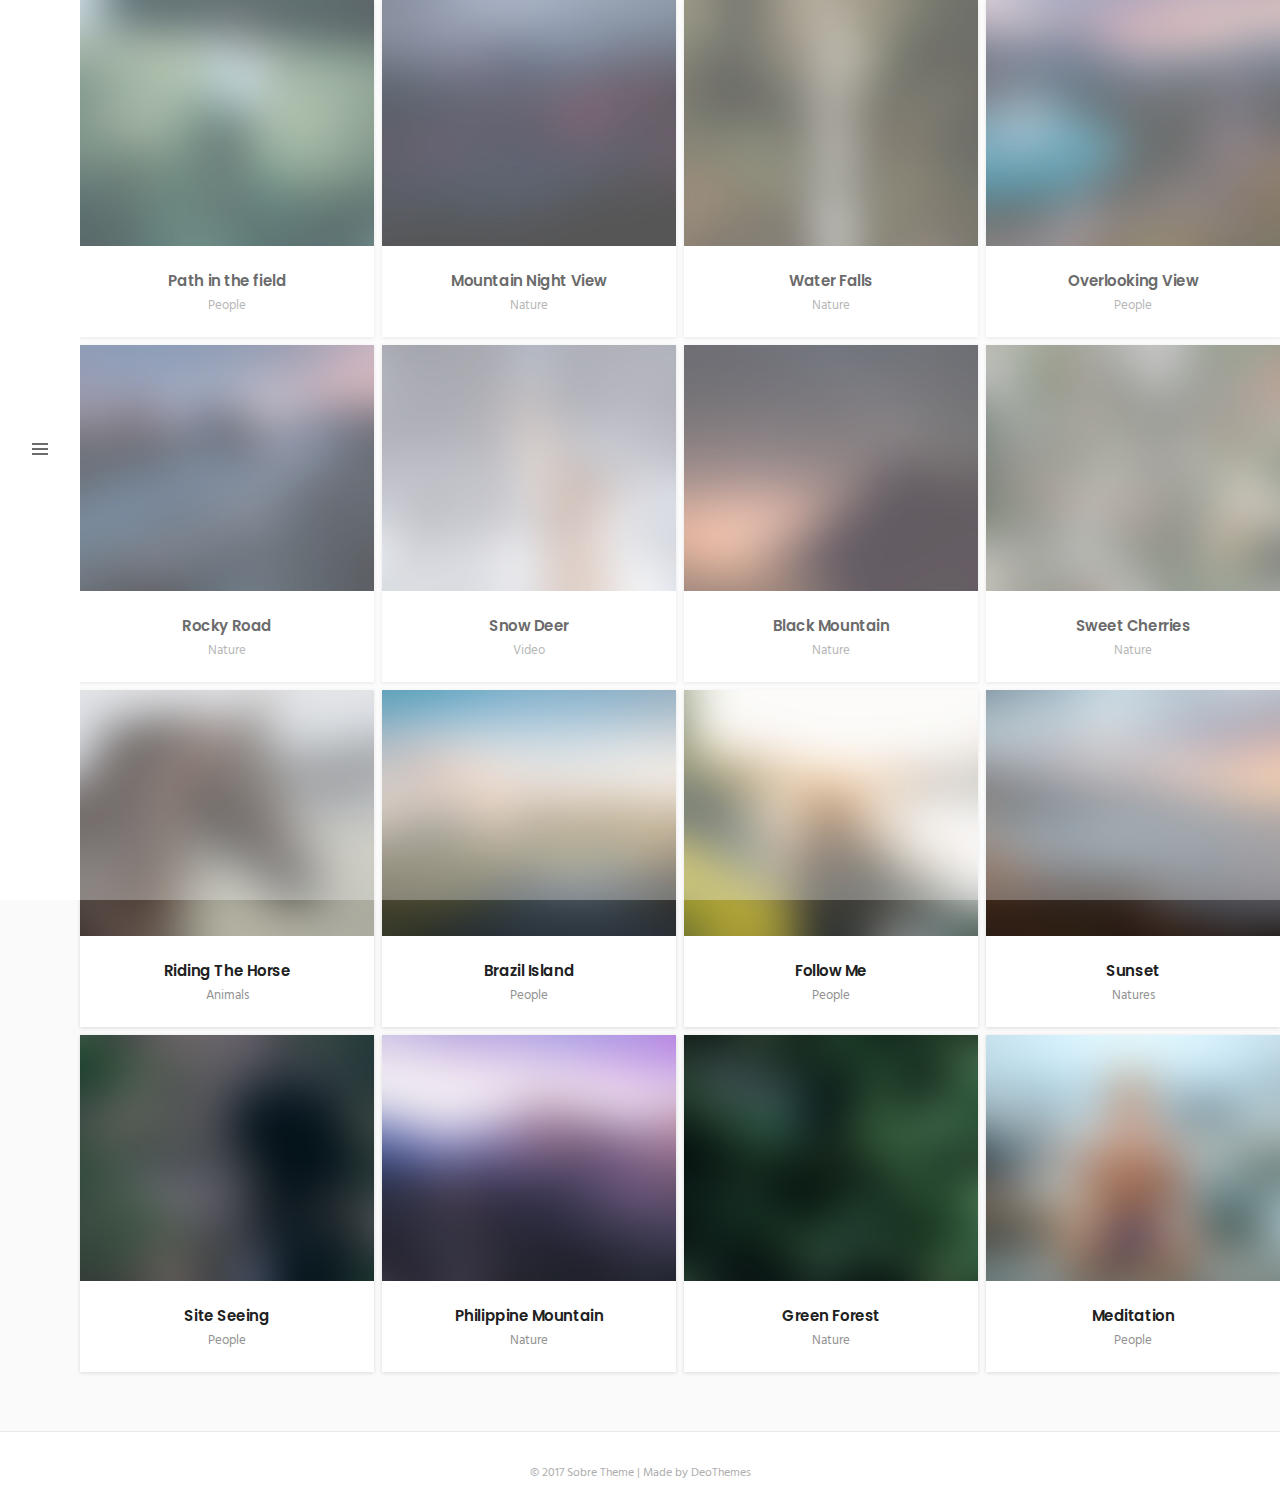
<file: gallery-albums.html>
<!DOCTYPE html>
<html lang="en">
<head>
  <title>Sobre | Albums</title>

  <meta charset="utf-8">
  <!--[if IE]><meta http-equiv='X-UA-Compatible' content='IE=edge,chrome=1'><![endif]-->
  <meta name="viewport" content="width=device-width, initial-scale=1, maximum-scale=1">
  <meta name="description" content="">
  
  <!-- Google Fonts -->
  <link href='https://fonts.googleapis.com/css?family=Poppins:400,600%7CHind:400,400i,700' rel='stylesheet'>

  <!-- Css -->
  <link rel="stylesheet" href="css/bootstrap.min.css" />
  <link rel="stylesheet" href="css/font-icons.css" />
  <link rel="stylesheet" href="css/sliders.css" />
  <link rel="stylesheet" href="css/style.css" />

  <!-- Favicons -->
  <link rel="shortcut icon" href="img/favicon.ico">
  <link rel="apple-touch-icon" href="img/apple-touch-icon.png">
  <link rel="apple-touch-icon" sizes="72x72" href="img/apple-touch-icon-72x72.png">
  <link rel="apple-touch-icon" sizes="114x114" href="img/apple-touch-icon-114x114.png">

</head>

<body class="relative">

  <!-- Preloader -->
  <div class="loader-mask">
    <div class="loader"></div>
  </div>
  
  <!-- Navigation -->
  <header class="nav-type-1">
    <nav class="navbar">
      <div class="header-wrap relative">

        <div class="navbar-header">
          <button type="button" class="navbar-toggle" data-toggle="collapse" data-target="#navbar-collapse">
            <span class="sr-only">Toggle navigation</span>
            <span class="icon-bar"></span>
            <span class="icon-bar"></span>
            <span class="icon-bar"></span>
          </button>

          <!-- Logo -->
          <div class="logo-container">
            <div class="logo-wrap">
              <a href="index.html">
                <img class="logo" src="img/logo_dark.png" alt="logo">
              </a>
            </div>
          </div>
        </div> <!-- end navbar-header -->

        <div class="nav-wrap">
          <div class="collapse navbar-collapse" id="navbar-collapse">
            
            <ul class="nav navbar-nav">

              <li class="nav-item-toggle active">
                <a href="#">Home</a>
                <ul class="nav-item-submenu">
                  <li><a href="index.html">Animated Image</a></li>
                  <li><a href="index-vertical-slider.html">Vertical Slider</a></li>
                  <li><a href="index-youtube-video.html">Youtube Video</a></li>
                  <li><a href="index-vimeo-video.html">Vimeo Video</a></li>
                  <li><a href="index-html-video.html">HTML5 Video</a></li>
                  <li><a href="index-creative.html">Creative Hover</a></li>
                  <li><a href="index-thumbnails-slider.html">Thumbnails Slider</a></li>
                  <li><a href="index-masonry-grid.html">Masonry Grid</a></li>
                  <li><a href="index-mixed-width-grid.html">Mixed Width Grid</a></li>
                  <li><a href="index-standard-grid.html">Standard Grid</a></li>
                  <li><a href="index-slider.html">Slider</a></li>
                  <li><a href="index-kenburns.html">Kenburns</a></li>
                  <li><a href="index-black-and-white.html">Black &amp; White</a></li>
                  <li><a href="index-dark.html">Dark Scheme</a></li>
                </ul>
              </li>
              <li>
                <a href="about.html">About Me</a>
              </li>
              <li class="nav-item-toggle">
                <a href="#">Gallery</a>
                <ul class="nav-item-submenu">
                  <li><a href="gallery-5-cols.html">5 Columns</a></li>
                  <li><a href="gallery-4-cols.html">4 Columns</a></li>
                  <li><a href="gallery-3-cols.html">3 Columns</a></li>
                  <li><a href="gallery-2-cols.html">2 Columns</a></li>
                  <li><a href="gallery-albums.html">Albums</a></li>
                  <li><a href="gallery-single.html">Single Page</a></li>
                </ul>
              </li>                        
              <li class="nav-item-toggle">
                <a href="#">Blog</a>
                <ul class="nav-item-submenu">
                  <li><a href="blog-standard.html">Standard</a></li>
                  <li><a href="blog-single.html">Single Post</a></li>
                </ul>
              </li>
              <li>
                <a href="contact.html">Contact</a>
              </li>
              <li>
                <!-- Mobile social icons -->
                <div class="social-icons on-mobile nobase dark clearfix hidden-lg hidden-md">
                  <a href="#"><i class="ui-instagram"></i></a>
                  <a href="#"><i class="ui-facebook"></i></a>            
                  <a href="#"><i class="ui-twitter"></i></a>
                  <a href="#"><i class="ui-vimeo"></i></a>
                </div>
              </li>
              
            </ul>
          </div>
        </div> <!-- end nav-wrap -->

        <!-- Social icons -->
        <div class="social-icons nobase dark clearfix hidden-sm hidden-xs">
          <a href="#"><i class="ui-instagram"></i></a>
          <a href="#"><i class="ui-facebook"></i></a>            
          <a href="#"><i class="ui-twitter"></i></a>
          <a href="#"><i class="ui-vimeo"></i></a>
        </div>
        
      </div> <!-- end header wrap -->


      <!-- Nav trigger -->
      <div id="nav-trigger">
        <div id="nav-icon">
          <div class="nav-icon-inner">
            <div id="nav-icon-trigger" class="nav-icon-trigger">
              <span></span>
              <span></span>
              <span></span>
              <span></span>
            </div>
          </div>
        </div>
      </div> <!-- end nav trigger -->

    </nav> <!-- end navbar -->
  </header>

  <main class="main-wrapper oh">
    <!-- Grid -->
    <section class="section-wrap pl-80 pt-0 pb-50 bg-light">
      <div class="container-fluid">

        <div class="row">
          <div id="isotope-grid" class="works-grid with-title grid-4-col small-gutter">

            <a href="gallery-single.html" class="work-item hover-trigger hover-up">
              <div class="work-container">
                <div class="work-img">
                  <img src="img/portfolio/1.jpg" alt="">
                </div>
                <div class="work-description">
                  <h3>Path in the field</h3>
                  <span>People</span>
                </div>                 
              </div> 
            </a> <!-- end work-item -->

            <a href="gallery-single.html" class="work-item hover-trigger hover-up">
              <div class="work-container">
                <div class="work-img">
                  <img src="img/portfolio/2.jpg" alt="">              
                </div>
                <div class="work-description">
                  <h3>Mountain Night View</h3>
                  <span>Nature</span>
                </div>                
              </div> 
            </a> <!-- end work-item -->

            <a href="gallery-single.html" class="work-item hover-trigger hover-up">
              <div class="work-container">
                <div class="work-img">
                  <img src="img/portfolio/3.jpg" alt="">              
                </div>
                <div class="work-description">
                  <h3>Water Falls</h3>
                  <span>Nature</span>
                </div>                
              </div> 
            </a> <!-- end work-item -->

            <a href="gallery-single.html" class="work-item hover-trigger hover-up">
              <div class="work-container">
                <div class="work-img">
                  <img src="img/portfolio/4.jpg" alt="">              
                </div>
                <div class="work-description">
                  <h3>Overlooking View</h3>
                  <span>People</span>
                </div>                
              </div> 
            </a> <!-- end work-item -->

            <a href="gallery-single.html" class="work-item hover-trigger hover-up">
              <div class="work-container">
                <div class="work-img">
                  <img src="img/portfolio/5.jpg" alt="">              
                </div>
                <div class="work-description">
                  <h3>Rocky Road</h3>
                  <span>Nature</span>
                </div>                
              </div> 
            </a> <!-- end work-item -->

            <a href="gallery-single.html" class="work-item hover-trigger hover-up">
              <div class="work-container">
                <div class="work-img">
                  <img src="img/portfolio/6.jpg" alt="">              
                </div>
                <div class="work-description">
                  <h3>Snow Deer</h3>
                  <span>Video</span>
                </div>                
              </div> 
            </a> <!-- end work-item -->

            <a href="gallery-single.html" class="work-item hover-trigger hover-up">
              <div class="work-container">
                <div class="work-img">
                  <img src="img/portfolio/7.jpg" alt="">              
                </div>
                <div class="work-description">
                  <h3>Black Mountain</h3>
                  <span>Nature</span>
                </div>                
              </div> 
            </a> <!-- end work-item -->
            
            <a href="gallery-single.html" class="work-item hover-trigger hover-up">
              <div class="work-container">
                <div class="work-img">
                  <img src="img/portfolio/8.jpg" alt="">              
                </div>
                <div class="work-description">
                  <h3>Sweet Cherries</h3>
                  <span>Nature</span>
                </div>                
              </div> 
            </a> <!-- end work-item -->

            <a href="gallery-single.html" class="work-item hover-trigger hover-up">
              <div class="work-container">
                <div class="work-img">
                  <img src="img/portfolio/9.jpg" alt="">              
                </div>
                <div class="work-description">
                  <h3>Riding The Horse</h3>
                  <span>Animals</span>
                </div>                
              </div> 
            </a> <!-- end work-item -->

            <a href="gallery-single.html" class="work-item hover-trigger hover-up">
              <div class="work-container">
                <div class="work-img">
                  <img src="img/portfolio/10.jpg" alt="">              
                </div>
                <div class="work-description">
                  <h3>Brazil Island</h3>
                  <span>People</span>
                </div>                
              </div> 
            </a> <!-- end work-item -->

            <a href="gallery-single.html" class="work-item hover-trigger hover-up">
              <div class="work-container">
                <div class="work-img">
                  <img src="img/portfolio/11.jpg" alt="">              
                </div>
                <div class="work-description">
                  <h3>Follow Me</h3>
                  <span>People</span>
                </div>                
              </div> 
            </a> <!-- end work-item -->

            <a href="gallery-single.html" class="work-item hover-trigger hover-up">
              <div class="work-container">
                <div class="work-img">
                  <img src="img/portfolio/12.jpg" alt="">              
                </div>
                <div class="work-description">
                  <h3>Sunset</h3>
                  <span>Natures</span>
                </div>                
              </div> 
            </a> <!-- end work-item -->

            <a href="gallery-single.html" class="work-item hover-trigger hover-up">
              <div class="work-container">
                <div class="work-img">
                  <img src="img/portfolio/13.jpg" alt="">              
                </div>
                <div class="work-description">
                  <h3>Site Seeing</h3>
                  <span>People</span>
                </div>                
              </div> 
            </a> <!-- end work-item -->

            <a href="gallery-single.html" class="work-item hover-trigger hover-up">
              <div class="work-container">
                <div class="work-img">
                  <img src="img/portfolio/14.jpg" alt="">              
                </div>
                <div class="work-description">
                  <h3>Philippine Mountain</h3>
                  <span>Nature</span>
                </div>                
              </div> 
            </a> <!-- end work-item -->

            <a href="gallery-single.html" class="work-item hover-trigger hover-up">
              <div class="work-container">
                <div class="work-img">
                  <img src="img/portfolio/15.jpg" alt="">              
                </div>
                <div class="work-description">
                  <h3>Green Forest</h3>
                  <span>Nature</span>
                </div>                
              </div> 
            </a> <!-- end work-item -->

            <a href="gallery-single.html" class="work-item hover-trigger hover-up">
              <div class="work-container">
                <div class="work-img">
                  <img src="img/portfolio/16.jpg" alt="">              
                </div>
                <div class="work-description">
                  <h3>Meditation</h3>
                  <span>People</span>
                </div>                
              </div> 
            </a> <!-- end work-item -->


          </div>  <!-- end portfolio container -->
        </div> <!-- end row -->

      </div>
    </section> <!-- end grid -->
  </main> <!-- end main wrapper -->

  <!-- Footer -->
  <footer class="bottom-footer">
    <div class="container">
      <div class="copyright text-center">
        <span>
          &copy; 2017 Sobre Theme | Made by <a href="https://deothemes.com">DeoThemes</a>
        </span>
      </div> 
    </div>
  </footer> <!-- end footer -->

  <!-- jQuery Scripts -->
  <script type="text/javascript" src="js/jquery.min.js"></script>
  <script type="text/javascript" src="js/bootstrap.min.js"></script>
  <script type="text/javascript" src="js/plugins.js"></script>  
  <script type="text/javascript" src="js/scripts.js"></script>
    
</body>
</html>
</file>
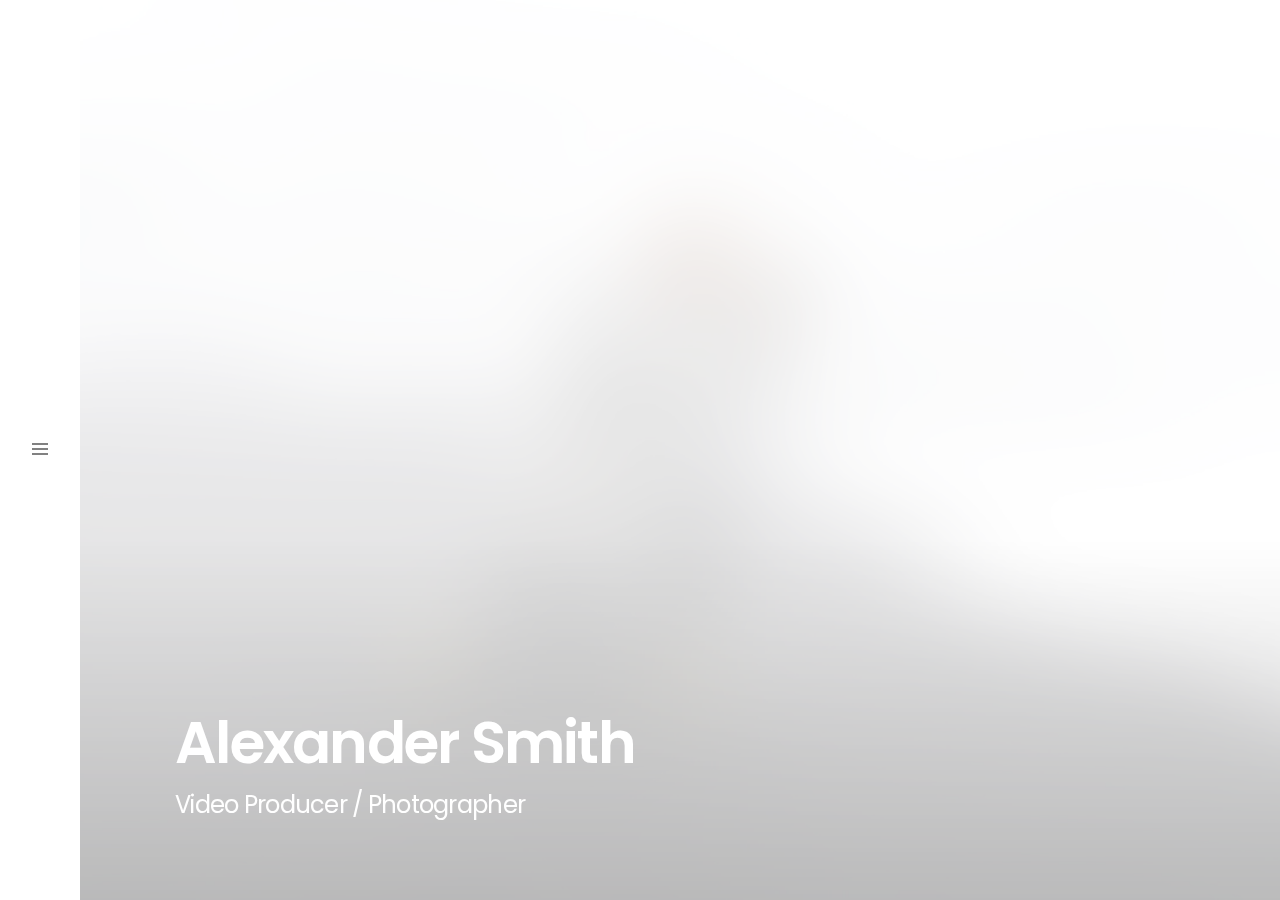
<file: index1.html>
<!DOCTYPE html>
<html lang="en">
<head>
  <title>Sobre | Home Animated Image</title>

  <meta charset="utf-8">
  <!--[if IE]><meta http-equiv='X-UA-Compatible' content='IE=edge,chrome=1'><![endif]-->
  <meta name="viewport" content="width=device-width, initial-scale=1, maximum-scale=1">
  <meta name="description" content="">
  
  <!-- Google Fonts -->
  <link href='https://fonts.googleapis.com/css?family=Poppins:400,600%7CHind:400,400i,700' rel='stylesheet'>

  <!-- Css -->
  <link rel="stylesheet" href="css/bootstrap.min.css" />
  <link rel="stylesheet" href="css/font-icons.css" />
  <link rel="stylesheet" href="css/sliders.css" />
  <link rel="stylesheet" href="css/style.css" />

  <!-- Favicons -->
  <link rel="shortcut icon" href="img/favicon.ico">
  <link rel="apple-touch-icon" href="img/apple-touch-icon.png">
  <link rel="apple-touch-icon" sizes="72x72" href="img/apple-touch-icon-72x72.png">
  <link rel="apple-touch-icon" sizes="114x114" href="img/apple-touch-icon-114x114.png">

</head>

<body class="relative">

  <!-- Preloader -->
  <div class="loader-mask">
    <div class="loader"></div>
  </div>
  
  <!-- Navigation -->
  <header class="nav-type-1">
    <nav class="navbar">
      <div class="header-wrap relative">

        <div class="navbar-header">
          <button type="button" class="navbar-toggle" data-toggle="collapse" data-target="#navbar-collapse">
            <span class="sr-only">Toggle navigation</span>
            <span class="icon-bar"></span>
            <span class="icon-bar"></span>
            <span class="icon-bar"></span>
          </button>

          <!-- Logo -->
          <div class="logo-container">
            <div class="logo-wrap">
              <a href="index.html">
                <img class="logo" src="img/logo_dark.png" alt="logo">
              </a>
            </div>
          </div>
        </div> <!-- end navbar-header -->

        <div class="nav-wrap">
          <div class="collapse navbar-collapse" id="navbar-collapse">
            
            <ul class="nav navbar-nav">

              <li class="nav-item-toggle active">
                <a href="#">Home</a>
                <ul class="nav-item-submenu">
                  <li><a href="index.html">Animated Image</a></li>
                  <li><a href="index-vertical-slider.html">Vertical Slider</a></li>
                  <li><a href="index-youtube-video.html">Youtube Video</a></li>
                  <li><a href="index-vimeo-video.html">Vimeo Video</a></li>
                  <li><a href="index-html-video.html">HTML5 Video</a></li>
                  <li><a href="index-creative.html">Creative Hover</a></li>
                  <li><a href="index-thumbnails-slider.html">Thumbnails Slider</a></li>
                  <li><a href="index-masonry-grid.html">Masonry Grid</a></li>
                  <li><a href="index-mixed-width-grid.html">Mixed Width Grid</a></li>
                  <li><a href="index-standard-grid.html">Standard Grid</a></li>
                  <li><a href="index-slider.html">Slider</a></li>
                  <li><a href="index-kenburns.html">Kenburns</a></li>
                  <li><a href="index-black-and-white.html">Black &amp; White</a></li>
                  <li><a href="index-dark.html">Dark Scheme</a></li>
                </ul>
              </li>
              <li>
                <a href="about.html">About Me</a>
              </li>
              <li class="nav-item-toggle">
                <a href="#">Gallery</a>
                <ul class="nav-item-submenu">
                  <li><a href="gallery-5-cols.html">5 Columns</a></li>
                  <li><a href="gallery-4-cols.html">4 Columns</a></li>
                  <li><a href="gallery-3-cols.html">3 Columns</a></li>
                  <li><a href="gallery-2-cols.html">2 Columns</a></li>
                  <li><a href="gallery-albums.html">Albums</a></li>
                  <li><a href="gallery-single.html">Single Page</a></li>
                </ul>
              </li>                        
              <li class="nav-item-toggle">
                <a href="#">Blog</a>
                <ul class="nav-item-submenu">
                  <li><a href="blog-standard.html">Standard</a></li>
                  <li><a href="blog-single.html">Single Post</a></li>
                </ul>
              </li>
              <li>
                <a href="contact.html">Contact</a>
              </li>
              <li>
                <!-- Mobile social icons -->
                <div class="social-icons on-mobile nobase dark clearfix hidden-lg hidden-md">
                  <a href="#"><i class="ui-instagram"></i></a>
                  <a href="#"><i class="ui-facebook"></i></a>            
                  <a href="#"><i class="ui-twitter"></i></a>
                  <a href="#"><i class="ui-vimeo"></i></a>
                </div>
              </li>
              
            </ul>
          </div>
        </div> <!-- end nav-wrap -->

        <!-- Social icons -->
        <div class="social-icons nobase dark clearfix hidden-sm hidden-xs">
          <a href="#"><i class="ui-instagram"></i></a>
          <a href="#"><i class="ui-facebook"></i></a>            
          <a href="#"><i class="ui-twitter"></i></a>
          <a href="#"><i class="ui-vimeo"></i></a>
        </div>
        
      </div> <!-- end header wrap -->


      <!-- Nav trigger -->
      <div id="nav-trigger">
        <div id="nav-icon">
          <div class="nav-icon-inner">
            <div id="nav-icon-trigger" class="nav-icon-trigger">
              <span></span>
              <span></span>
              <span></span>
              <span></span>
            </div>
          </div>
        </div>
      </div> <!-- end nav trigger -->

    </nav> <!-- end navbar -->
  </header>

  <main class="main-wrapper oh">
    <!-- Hero Slider -->
    <section class="section-wrap nopadding gradient-overlay pl-80">
      
      <div class="hero-holder">
        <h1>Alexander Smith</h1>
        <h2>Video Producer / Photographer</h2>
      </div>

      <div id="flexslider-hero" class="flexslider fullscreen-img">
        <ul class="slides container-full-height">
          <li>
            <img src="img/portfolio/hero_1.jpg" alt="">
            <div class="img-holder" style="background-image: url(img/portfolio/hero_1.jpg)"></div>
          </li>
          <li>
            <img src="img/portfolio/hero_2.jpg" alt="">
            <div class="img-holder" style="background-image: url(img/portfolio/hero_2.jpg)"></div>
          </li>
          <li>
            <img src="img/portfolio/hero_3.jpg" alt="">
            <div class="img-holder" style="background-image: url(img/portfolio/hero_3.jpg)"></div>
          </li>
        </ul>
      </div>

    </section> <!-- end hero slider -->
  </main> <!-- end main wrapper -->

  <!-- jQuery Scripts -->
  <script type="text/javascript" src="js/jquery.min.js"></script>
  <script type="text/javascript" src="js/bootstrap.min.js"></script>
  <script type="text/javascript" src="js/plugins.js"></script>  
  <script type="text/javascript" src="js/scripts.js"></script>
    
</body>
</html>
</file>
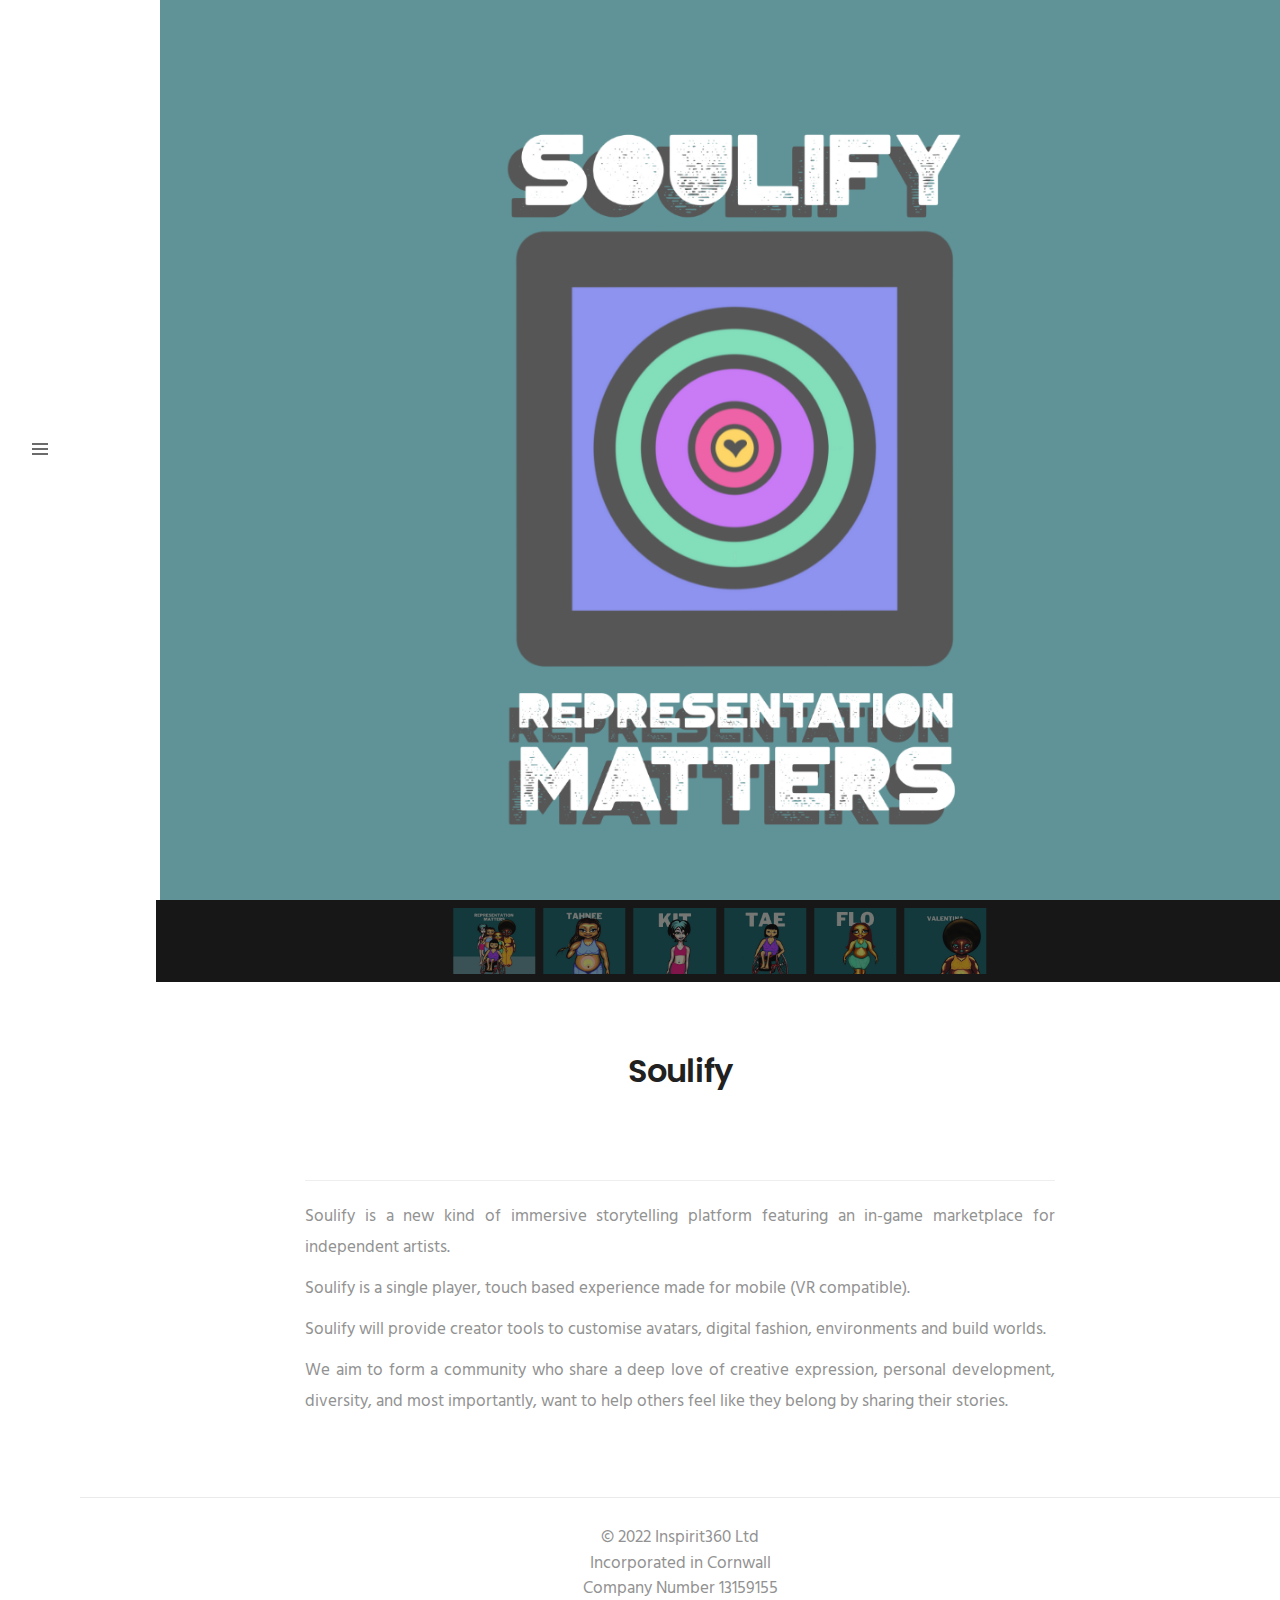
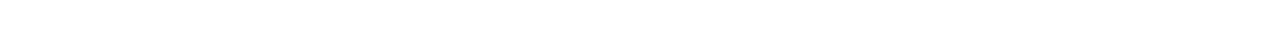
<file: soulify.html>
<!DOCTYPE html>
<html lang="en">

<head>
  <title>Inspirit360 | Soulify</title>

  <meta charset="utf-8">
  <!--[if IE]><meta http-equiv='X-UA-Compatible' content='IE=edge,chrome=1'><![endif]-->
  <meta name="viewport" content="width=device-width, initial-scale=1, maximum-scale=1">
  <meta name="description" content="">

  <!-- Google Fonts -->
  <link href='https://fonts.googleapis.com/css?family=Poppins:400,600%7CHind:400,400i,700' rel='stylesheet'>

  <!-- Css -->
  <link rel="stylesheet" href="css/bootstrap.min.css" />
  <link rel="stylesheet" href="css/font-icons.css" />
  <link rel="stylesheet" href="css/sliders.css" />
  <link rel="stylesheet" href="css/style.css" />

  <!-- Favicons -->
  <link rel="shortcut icon" href="img/favicon.ico">

</head>

<body class="relative">

  <!-- Preloader -->
  <div class="loader-mask">
    <div class="loader"></div>
  </div>

  <!-- Navigation -->
  <header class="nav-type-1">
    <nav class="navbar">
      <div class="header-wrap relative">

        <div class="navbar-header">
          <button type="button" class="navbar-toggle" data-toggle="collapse" data-target="#navbar-collapse">
            <span class="sr-only">Toggle navigation</span>
            <span class="icon-bar"></span>
            <span class="icon-bar"></span>
            <span class="icon-bar"></span>
          </button>

          <!-- Logo -->
          <div class="logo-container">
            <div class="logo-wrap">
              <a href="index.html">
                <img class="logo" src="img/logo_dark.png" alt="logo">
              </a>
            </div>
          </div>
        </div> <!-- end navbar-header -->

        <div class="nav-wrap">
          <div class="collapse navbar-collapse" id="navbar-collapse">

            <ul class="nav navbar-nav">

              <li>
                <a href="index.html">Home</a>
              
              </li>
              <li>
                <a href="about.html">About</a>
              </li>

              <li class="nav-item-toggle active">
                <a href="soulify.html">Soulify</a>
              </li>

              <li >
                <a href="challenge.html">Design Awards</a>
              </li>

              <li>
                <a href="contact.html">Contact</a>
              </li>


            
              <!-- Mobile social icons -->
              <div class="social-icons on-mobile nobase dark clearfix hidden-lg hidden-md">

                <a href="https://www.facebook.com/inspirit360" target=”_blank”><i class="ui-facebook"></i></a>
                <a href="https://twitter.com/inspirit360" target=”_blank”><i class="ui-twitter"></i></a>
                <a href="https://www.linkedin.com/company/inspirit360-ltd/about/" target=”_blank”><i class="ui-linkedin"></i></a>
                
              </div>
              </li>

            </ul>
          </div>
        </div> <!-- end nav-wrap -->

        <!-- Social icons -->
        <div class="social-icons nobase dark clearfix hidden-sm hidden-xs">

          <a href="https://www.facebook.com/inspirit360" target=”_blank”><i class="ui-facebook"></i></a>
          <a href="https://twitter.com/inspirit360" target=”_blank”><i class="ui-twitter"></i></a>
          <a href="https://www.linkedin.com/company/inspirit360-ltd/about/" target=”_blank”><i class="ui-linkedin"></i></a>
          
        </div>

      </div> <!-- end header wrap -->


      <!-- Nav trigger -->
      <div id="nav-trigger">
        <div id="nav-icon">
          <div class="nav-icon-inner">
            <div id="nav-icon-trigger" class="nav-icon-trigger">
              <span></span>
              <span></span>
              <span></span>
              <span></span>
            </div>
          </div>
        </div>
      </div> <!-- end nav trigger -->

    </nav> <!-- end navbar -->
  </header>

  <!-- Main -->
  <main class="main-wrapper oh pl-80">

    <main class="main-wrapper oh pl-80">
      <!-- Hero Slider -->
      <section class="section-wrap nopadding">
  
        <div id="photography-slider" class="flickity-slider-wrap" data-autoplay="false" data-arrows="true" data-slidedots="false">
  
  
          <div>
            <div class="work-description">
              <!-- <h3>Philippines Mountain</h3>
              <span>Nature</span> -->
            </div>
            <img src="img/Soulify_page_image.png" alt="" class="container-full-height">
          </div>
  
          <div>
            <div class="work-description">
              <!-- <h3>Site Seeing</h3>
              <span>People</span> -->
            </div>
            <img src="img/characters/2.jpg" alt="" class="container-full-height">
          </div> 
  
          <div>
            <div class="work-description">
              <!-- <h3>Sunset</h3>
              <span>Nature</span> -->
            </div>
            <img src="img/characters/3.jpg" alt="" class="container-full-height">
          </div>
  
          <div>
            <div class="work-description">
              <!-- <h3>Water Falls</h3>
              <span>Nature</span> -->
            </div>
            <img src="img/characters/4.jpg" alt="" class="container-full-height">
          </div>
  
          <div>
            <div class="work-description">
              <!-- <h3>Water Falls</h3>
              <span>Nature</span> -->
            </div>
            <img src="img/characters/5.jpg" alt="" class="container-full-height">
          </div>
  
          <div>
            <div class="work-description">
              <!-- <h3>Water Falls</h3>
              <span>Nature</span> -->
            </div>
            <img src="img/characters/6.jpg" alt="" class="container-full-height">
          </div>
       
  
         
          
        </div>  <!-- end slider -->
  
      </section> <!-- end hero slider -->
  
      <div class="gallery-thumbs">
  
        <div class="carousel-cell">
          <img src="img/characters/1.jpg" alt="" />
        </div>
        <div class="carousel-cell">
          <img src="img/characters/2.jpg" alt="" />
        </div>
        <div class="carousel-cell">
          <img src="img/characters/3.jpg" alt="" />
        </div>
        <div class="carousel-cell">
          <img src="img/characters/4.jpg" alt="" />
        </div>
        <div class="carousel-cell">
          <img src="img/characters/5.jpg" alt="" />
        </div>
        <div class="carousel-cell">
          <img src="img/characters/6.jpg" alt="" />
        </div>
        
        
  
      </div> <!-- end gallery thumbs -->
  
      
    </main> 


    <!-- Intro -->
    <section class="section-wrap-lg intro" id="intro">
      <div class="container">
        <div class="row">

          <div class="col-md-8 col-md-offset-2 col-sm-12 text-center">
            <h1>Soulify</h1>
            <hr>
            <p>Soulify is a new kind of immersive storytelling platform featuring an in-game marketplace for independent
              artists.</p>
            <p>Soulify is a single player, touch based experience made for mobile (VR compatible). </p>
            <p>Soulify will provide creator tools to customise avatars, digital fashion, environments and build worlds.
            </p>
            <p>We aim to form a community who share a deep love of creative expression, personal development, diversity,
              and most importantly, want to help others feel like they belong by sharing their stories.</p>
          </div> <!-- end col -->

        </div>
      </div>
    </section> <!-- end intro -->

    




     <!-- Footer -->
     <footer class="footer">
      <div class="bottom-footer bg-white">
        <div class="container">
          <div class="row">
            <div class="col-sm-12 copyright text-center">
              <div>
                &copy; 2022 Inspirit360 Ltd
              </div>
              <div>
                Incorporated in Cornwall
              </div>
              <div>Company Number 13159155</div>
            </div>
          </div>
        </div>
      </div>
    </footer> <!-- end footer -->



  </main> <!-- end main wrapper -->

  <!-- jQuery Scripts -->
  <script type="text/javascript" src="js/jquery.min.js"></script>
  <script type="text/javascript" src="js/bootstrap.min.js"></script>
  <script type="text/javascript" src="js/plugins.js"></script>
  <script type="text/javascript" src="js/scripts.js"></script>

</body>

</html>
</file>
<file: css/font-icons.css>
@font-face {
  font-family: 'ui-icons';
  src: url('../fonts/ui-icons.eot?42604714');
  src: url('../fonts/ui-icons.eot?42604714#iefix') format('embedded-opentype'),
       url('../fonts/ui-icons.woff2?42604714') format('woff2'),
       url('../fonts/ui-icons.woff?42604714') format('woff'),
       url('../fonts/ui-icons.ttf?42604714') format('truetype'),
       url('../fonts/ui-icons.svg?42604714#ui-icons') format('svg');
  font-weight: normal;
  font-style: normal;
}
/* Chrome hack: SVG is rendered more smooth in Windozze. 100% magic, uncomment if you need it. */
/* Note, that will break hinting! In other OS-es font will be not as sharp as it could be */
/*
@media screen and (-webkit-min-device-pixel-ratio:0) {
  @font-face {
    font-family: 'ui-icons';
    src: url('../fonts/ui-icons.svg?42604714#ui-icons') format('svg');
  }
}
*/
 
 [class^="ui-"]:before, [class*=" ui-"]:before {
  font-family: "ui-icons";
  font-style: normal;
  font-weight: normal;
  speak: none;
 
  display: inline-block;
  text-decoration: inherit;
  width: 1em;
  margin-right: .2em;
  text-align: center;
  /* opacity: .8; */
 
  /* For safety - reset parent styles, that can break glyph codes*/
  font-variant: normal;
  text-transform: none;
 
  /* fix buttons height, for twitter bootstrap */
  line-height: 1em;
 
  /* Animation center compensation - margins should be symmetric */
  /* remove if not needed */
  margin-left: .2em;
 
  /* you can be more comfortable with increased icons size */
  /* font-size: 120%; */
 
  /* Font smoothing. That was taken from TWBS */
  -webkit-font-smoothing: antialiased;
  -moz-osx-font-smoothing: grayscale;
 
  /* Uncomment for 3D effect */
  /* text-shadow: 1px 1px 1px rgba(127, 127, 127, 0.3); */
}
 
.ui-left-arrow:before { content: '\e800'; } /* '' */
.ui-right-arrow:before { content: '\e801'; } /* '' */
.ui-vimeo:before { content: '\e802'; } /* '' */
.ui-twitter:before { content: '\f099'; } /* '' */
.ui-facebook:before { content: '\f09a'; } /* '' */
.ui-github-circled:before { content: '\f09b'; } /* '' */
.ui-linkedin:before { content: '\f0e1'; } /* '' */
.ui-angle_down:before { content: '\f107'; } /* '' */
.ui-youtube:before { content: '\f16a'; } /* '' */
.ui-instagram:before { content: '\f16d'; } /* '' */
.ui-flickr:before { content: '\f16e'; } /* '' */
.ui-tumblr:before { content: '\f173'; } /* '' */
.ui-dribbble:before { content: '\f17d'; } /* '' */
.ui-google:before { content: '\f1a0'; } /* '' */
.ui-reddit:before { content: '\f1a1'; } /* '' */
.ui-stumbleupon:before { content: '\f1a4'; } /* '' */
.ui-delicious:before { content: '\f1a5'; } /* '' */
.ui-behance:before { content: '\f1b4'; } /* '' */
.ui-pinterest:before { content: '\f231'; } /* '' */
</file>
<file: css/style.css>
/*-------------------------------------------------------*/
/* Table of Content

1. General
2. Typography
3. Navigation
4. Layout
5. Blog
6. Portfolio
7. Shortcodes
8. Footer
9. Responsive

/*-------------------------------------------------------*/
/*-------------------------------------------------------*/
/* General
/*-------------------------------------------------------*/
.clearfix {
  *zoom: 1;
}

.clearfix:before,
.clearfix:after {
  display: table;
  line-height: 0;
  content: "";
}

.clearfix:after {
  clear: both;
}

.clear {
  clear: both;
}

.oh {
  overflow: hidden;
}

.ov {
  overflow: visible;
}

.relative {
  position: relative;
}

.section-wrap {
  padding: 50px 0;
  overflow: hidden;
  background-attachment: fixed;
  background-size: cover;
}

.section-wrap-lg {
  padding: 70px 0;
}

.section-wrap-md {
  padding: 20px 0;
}

.main-container {
  margin: auto;
}

@media (min-width: 1600px) {

  .grid-1440 .main-container,
  .grid-1440 .container {
    width: 1440px;
  }
}

.mobile section {
  background-attachment: scroll !important;
}

.bg-dark {
  background-color: #171717;
}

.bg-light {
  background-color: #fafafa;
}

.bg-white {
  background-color: #fff;
}

.bg-color {
  background-color: #23abc4;
}

.white {
  color: #fff;
}

.static {
  position: static;
}

.block {
  display: block;
}

.left {
  float: left;
}

.right {
  float: right;
}

.valign {
  position: absolute;
  top: 50%;
  -webkit-transform: translateY(-50%);
  -moz-transform: translateY(-50%);
  -ms-transform: translateY(-50%);
  -o-transform: translateY(-50%);
  transform: translateY(-50%);
}

.container-fluid.semi-fluid {
  padding: 0 40px;
}

.img-fw {
  width: 100%;
}

.uppercase {
  text-transform: uppercase;
  letter-spacing: 0.02em;
}

.last {
  margin-bottom: 0 !important;
}

@media (max-width: 991px) {
  .md-text-center {
    text-align: center;
  }
}

@media (max-width: 767px) {
  .sm-text-center {
    text-align: center;
  }
}

@media (max-width: 480px) {
  .xs-text-center {
    text-align: center;
  }
}

img.alignleft {
  float: left;
  margin: 10px 20px 10px 0;
}

img.alignright {
  float: right;
  margin: 10px 0 10px 20px;
}

.animation-wrap {
  overflow: hidden;
}

::-moz-selection {
  color: #fff;
  background-color: #171717;
}

::-webkit-selection {
  color: #fff;
  background-color: #171717;
}

::selection {
  color: #fff;
  background-color: #171717;
}

:focus {
  outline: none;
}

body {
  margin: 0;
  padding: 0;
  font-family: "Hind", sans-serif;
  font-size: 17px;
  line-height: 1.5;
  font-smoothing: antialiased;
  -webkit-font-smoothing: antialiased;
  -moz-font-smoothing: antialiased;
  background: #fff;
  outline: 0;
  overflow-x: hidden;
  overflow-y: auto;
  color: #929292;

}

body img {
  border: none;
  max-width: 100%;
  -webkit-user-select: none;
  -khtml-user-select: none;
  -moz-user-select: none;
  -o-user-select: none;
  user-select: none;
}

video {
  height: 100%;
  width: 100%;
}

iframe {
  border: 0;
}

p {
  text-align: justify;
}

h1 {
  margin-bottom: 10vh;
}

h2 {
  margin-bottom: 10vh;
}

h3 {
  margin-bottom: 10vh;
}

h4 {
  margin-bottom: 10vh;
}

h5 {
  margin-bottom: 10vh;
}

h6 {
  margin-bottom: 10vh;
}
.paragraph {
  margin-bottom: 10rem;
}

.paragraph_smaller {
  margin-bottom: 5rem;
}

ol {
  text-align: left;
}

li {
  list-style-type: circle
}

/*-------------------------------------------------------*/
/* Preloader
/*-------------------------------------------------------*/
.loader-mask {
  position: fixed;
  top: 0;
  left: 0;
  right: 0;
  bottom: 0;
  background-color: #fff;
  z-index: 99999;
}

.loader {
  position: absolute;
  left: 50%;
  top: 50%;
  font-size: 5px;
  width: 5em;
  height: 5em;
  margin: -25px 0 0 -25px;
  text-indent: -9999em;
  border-top: 0.5em solid #2b2b2b;
  border-right: 0.5em solid rgba(245, 245, 245, 0.5);
  border-bottom: 0.5em solid rgba(245, 245, 245, 0.5);
  border-left: 0.5em solid rgba(245, 245, 245, 0.5);
  -webkit-transform: translateZ(0);
  -ms-transform: translateZ(0);
  transform: translateZ(0);
  -webkit-animation: load8 1.1s infinite linear;
  animation: load8 1.1s infinite linear;
}

.loader,
.loader:after {
  border-radius: 50%;
  width: 10em;
  height: 10em;
}

@-webkit-keyframes load8 {
  0% {
    -webkit-transform: rotate(0deg);
    transform: rotate(0deg);
  }

  100% {
    -webkit-transform: rotate(360deg);
    transform: rotate(360deg);
  }
}

@keyframes load8 {
  0% {
    -webkit-transform: rotate(0deg);
    transform: rotate(0deg);
  }

  100% {
    -webkit-transform: rotate(360deg);
    transform: rotate(360deg);
  }
}

/* image carousel media query */

/* .container-full-height {
  height: 85vh;
  width: auto;
  object-fit: contain;
  overflow: hidden;
  background: url(../images/4.jpg) no-repeat center center;
}

@media screen and (max-width: 968px) {
  
  .container-full-height {
    background: url(../images/jm-mobile.jpg) no-repeat center center;
  }
} */

/* Scroll Down icon
-------------------------------------------------------*/
.scroll-down {
  font-size: 16px;
  width: 38px;
  height: 38px;
  background-color: rgba(255, 255, 255, 0.2);
  text-align: center;
  line-height: 38px;
  z-index: 50 !important;
  position: absolute;
  bottom: 40px;
  left: 50%;
  margin-left: -19px;
  border-radius: 50%;
}

.scroll-down.bottom-140 {
  bottom: 140px;
}

@media only screen and (max-width: 767px) {
  .scroll-down.bottom-140 {
    bottom: 80px;
  }
}

.scroll-down a {
  line-height: 38px;
  position: relative;
  z-index: 50 !important;
}

.scroll-down i {
  color: #fff;
  -webkit-animation: scroll-down-icon 1s infinite;
  -moz-animation: scroll-down-icon 1s infinite;
  -o-animation: scroll-down-icon 1s infinite;
  animation: scroll-down-icon 1s infinite;
  position: absolute;
  left: 13px;
  font-size: 20px;
}

@-webkit-keyframes scroll-down-icon {
  0% {
    bottom: 3px;
  }

  50% {
    bottom: 8px;
  }

  100% {
    bottom: 3px;
  }
}

@-moz-keyframes scroll-down-icon {
  0% {
    bottom: 3px;
  }

  50% {
    bottom: 8px;
  }

  100% {
    bottom: 3px;
  }
}

@-o-keyframes scroll-down-icon {
  0% {
    bottom: 3px;
  }

  50% {
    bottom: 8px;
  }

  100% {
    bottom: 3px;
  }
}

@keyframes scroll-down-icon {
  0% {
    bottom: 3px;
  }

  50% {
    bottom: 8px;
  }

  100% {
    bottom: 3px;
  }
}

.row.row-4 {
  margin: 0 -2px;
}

.row.row-4>div {
  padding: 0 2px;
}

.row.row-10 {
  margin: 0 -5px;
}

.row.row-10>div {
  padding: 0 5px;
}

.row.row-12 {
  margin: 0 -6px;
}

.row.row-12>div {
  padding: 0 6px;
}

.row.row-16 {
  margin: 0 -8px;
}

.row.row-16>div {
  padding: 0 8px;
}

.row.row-20 {
  margin: 0 -10px;
}

.row.row-20>div {
  padding: 0 10px;
}

/* Magnific Popup
-------------------------------------------------------*/
.mfp-bg,
.mfp-wrap {
  position: fixed;
  left: 0;
  top: 0;
}

.mfp-bg,
.mfp-container,
.mfp-wrap {
  height: 100%;
  width: 100%;
}

.mfp-container:before,
.mfp-figure:after {
  content: '';
}

.mfp-bg {
  z-index: 1250;
  overflow: hidden;
  background: #0b0b0b;
  opacity: .8;
  filter: alpha(opacity=80);
}

.mfp-wrap {
  z-index: 1251;
  outline: 0 !important;
  -webkit-backface-visibility: hidden;
}

.mfp-container {
  text-align: center;
  position: absolute;
  left: 0;
  top: 0;
  padding: 0 8px;
  -webkit-box-sizing: border-box;
  -moz-box-sizing: border-box;
  box-sizing: border-box;
}

.mfp-container:before {
  display: inline-block;
  height: 100%;
  vertical-align: middle;
}

.mfp-align-top .mfp-container:before {
  display: none;
}

.mfp-content {
  position: relative;
  display: inline-block;
  vertical-align: middle;
  margin: 0 auto;
  text-align: left;
  z-index: 1045;
}

.mfp-close,
.mfp-preloader {
  text-align: center;
  position: absolute;
}

.mfp-ajax-holder .mfp-content,
.mfp-inline-holder .mfp-content {
  width: 100%;
  cursor: auto;
}

.mfp-ajax-cur {
  cursor: progress;
}

.mfp-zoom-out-cur,
.mfp-zoom-out-cur .mfp-image-holder .mfp-close {
  cursor: -moz-zoom-out;
  cursor: -webkit-zoom-out;
  cursor: zoom-out;
}

.mfp-zoom {
  cursor: pointer;
  cursor: -webkit-zoom-in;
  cursor: -moz-zoom-in;
  cursor: zoom-in;
}

.mfp-auto-cursor .mfp-content {
  cursor: auto;
}

.mfp-arrow,
.mfp-close,
.mfp-counter,
.mfp-preloader {
  -webkit-user-select: none;
  -moz-user-select: none;
  user-select: none;
}

.mfp-loading.mfp-figure {
  display: none;
}

.mfp-hide {
  display: none !important;
}

.mfp-preloader {
  color: #CCC;
  top: 50%;
  width: auto;
  margin-top: -.8em;
  left: 8px;
  right: 8px;
  z-index: 1044;
}

.mfp-preloader a {
  color: #CCC;
}

.mfp-close,
.mfp-preloader a:hover {
  color: #FFF;
}

.mfp-s-error .mfp-content,
.mfp-s-ready .mfp-preloader {
  display: none;
}

button.mfp-arrow,
button.mfp-close {
  overflow: visible;
  cursor: pointer;
  background: 0 0;
  border: 0;
  -webkit-appearance: none;
  display: block;
  outline: 0;
  padding: 0;
  z-index: 1046;
  -webkit-box-shadow: none;
  box-shadow: none;
}

button::-moz-focus-inner {
  padding: 0;
  border: 0;
}

.mfp-close {
  width: 44px;
  height: 44px;
  line-height: 44px;
  right: 0;
  top: 0;
  text-decoration: none;
  opacity: .65;
  filter: alpha(opacity=65);
  padding: 0 0 18px 10px;
  font-style: normal;
  font-size: 28px;
  font-family: Arial, Baskerville, monospace;
}

.mfp-close:focus,
.mfp-close:hover {
  opacity: 1;
  filter: alpha(opacity=100);
}

.mfp-close:active {
  top: 1px;
}

.mfp-close-btn-in .mfp-close {
  color: #333;
}

.mfp-iframe-holder .mfp-close,
.mfp-image-holder .mfp-close {
  color: #FFF;
  right: -6px;
  text-align: right;
  padding-right: 6px;
  width: 100%;
}

.mfp-counter {
  position: absolute;
  top: 0;
  right: 0;
  color: #CCC;
  font-size: 12px;
  line-height: 18px;
  white-space: nowrap;
}

.mfp-figure,
img.mfp-img {
  line-height: 0;
}

.mfp-arrow {
  position: absolute;
  opacity: .65;
  filter: alpha(opacity=65);
  margin: -55px 0 0;
  top: 50%;
  padding: 0;
  width: 90px;
  height: 110px;
  -webkit-tap-highlight-color: transparent;
}

.mfp-arrow:active {
  margin-top: -54px;
}

.mfp-arrow:focus,
.mfp-arrow:hover {
  opacity: 1;
  filter: alpha(opacity=100);
}

.mfp-arrow .mfp-a,
.mfp-arrow .mfp-b,
.mfp-arrow:after,
.mfp-arrow:before {
  content: '';
  display: block;
  width: 0;
  height: 0;
  position: absolute;
  left: 0;
  top: 0;
  margin-top: 35px;
  margin-left: 35px;
  border: inset transparent;
}

.mfp-arrow .mfp-a,
.mfp-arrow:after {
  border-top-width: 13px;
  border-bottom-width: 13px;
  top: 8px;
}

.mfp-arrow .mfp-b,
.mfp-arrow:before {
  border-top-width: 21px;
  border-bottom-width: 21px;
  opacity: .7;
}

.mfp-arrow-left {
  left: 0;
}

.mfp-arrow-left .mfp-a,
.mfp-arrow-left:after {
  border-right: 17px solid #FFF;
  margin-left: 31px;
}

.mfp-arrow-left .mfp-b,
.mfp-arrow-left:before {
  margin-left: 25px;
  border-right: 27px solid #3F3F3F;
}

.mfp-arrow-right {
  right: 0;
}

.mfp-arrow-right .mfp-a,
.mfp-arrow-right:after {
  border-left: 17px solid #FFF;
  margin-left: 39px;
}

.mfp-arrow-right .mfp-b,
.mfp-arrow-right:before {
  border-left: 27px solid #3F3F3F;
}

.mfp-iframe-holder {
  padding-top: 40px;
  padding-bottom: 40px;
}

.mfp-iframe-holder .mfp-content {
  line-height: 0;
  width: 100%;
  max-width: 900px;
}

.mfp-image-holder .mfp-content,
img.mfp-img {
  max-width: 100%;
}

.mfp-iframe-holder .mfp-close {
  top: -40px;
}

.mfp-iframe-scaler {
  width: 100%;
  height: 0;
  overflow: hidden;
  padding-top: 56.25%;
}

.mfp-iframe-scaler iframe {
  position: absolute;
  display: block;
  top: 0;
  left: 0;
  width: 100%;
  height: 100%;
  box-shadow: 0 0 8px rgba(0, 0, 0, 0.6);
  background: #000;
}

.mfp-figure:after,
img.mfp-img {
  width: auto;
  height: auto;
  display: block;
}

img.mfp-img {
  -webkit-box-sizing: border-box;
  -moz-box-sizing: border-box;
  box-sizing: border-box;
  padding: 40px 0;
  margin: 0 auto;
}

.mfp-figure:after {
  position: absolute;
  left: 0;
  top: 40px;
  bottom: 40px;
  right: 0;
  z-index: -1;
  box-shadow: 0 0 8px rgba(0, 0, 0, 0.6);
  background: #444;
}

.mfp-figure small {
  color: #BDBDBD;
  display: block;
  font-size: 12px;
  line-height: 14px;
}

.mfp-figure figure {
  margin: 0;
}

.mfp-bottom-bar {
  margin-top: -36px;
  position: absolute;
  top: 100%;
  left: 0;
  width: 100%;
  cursor: auto;
}

.mfp-title {
  text-align: left;
  line-height: 18px;
  color: #F3F3F3;
  word-wrap: break-word;
  padding-right: 36px;
}

.mfp-gallery .mfp-image-holder .mfp-figure {
  cursor: pointer;
}

@media screen and (max-width: 800px) and (orientation: landscape),
screen and (max-height: 300px) {
  .mfp-img-mobile .mfp-image-holder {
    padding-left: 0;
    padding-right: 0;
  }

  .mfp-img-mobile img.mfp-img {
    padding: 0;
  }

  .mfp-img-mobile .mfp-figure:after {
    top: 0;
    bottom: 0;
  }

  .mfp-img-mobile .mfp-figure small {
    display: inline;
    margin-left: 5px;
  }

  .mfp-img-mobile .mfp-bottom-bar {
    background: rgba(0, 0, 0, 0.6);
    bottom: 0;
    margin: 0;
    top: auto;
    padding: 3px 5px;
    position: fixed;
    -webkit-box-sizing: border-box;
    -moz-box-sizing: border-box;
    box-sizing: border-box;
  }

  .mfp-img-mobile .mfp-bottom-bar:empty {
    padding: 0;
  }

  .mfp-img-mobile .mfp-counter {
    right: 5px;
    top: 3px;
  }

  .mfp-img-mobile .mfp-close {
    top: 0;
    right: 0;
    width: 35px;
    height: 35px;
    line-height: 35px;
    background: rgba(0, 0, 0, 0.6);
    position: fixed;
    text-align: center;
    padding: 0;
  }
}

@media all and (max-width: 900px) {
  .mfp-arrow {
    -webkit-transform: scale(0.75);
    transform: scale(0.75);
  }

  .mfp-arrow-left {
    -webkit-transform-origin: 0;
    transform-origin: 0;
  }

  .mfp-arrow-right {
    -webkit-transform-origin: 100%;
    transform-origin: 100%;
  }

  .mfp-container {
    padding-left: 6px;
    padding-right: 6px;
  }
}

.mfp-ie7 .mfp-img {
  padding: 0;
}

.mfp-ie7 .mfp-bottom-bar {
  width: 600px;
  left: 50%;
  margin-left: -300px;
  margin-top: 5px;
  padding-bottom: 5px;
}

.mfp-ie7 .mfp-container {
  padding: 0;
}

.mfp-ie7 .mfp-content {
  padding-top: 44px;
}

.mfp-ie7 .mfp-close {
  top: 0;
  right: 0;
  padding-top: 0;
}

.mfp-with-zoom .mfp-container,
.mfp-with-zoom.mfp-bg {
  opacity: 0;
  -webkit-backface-visibility: hidden;
  /* ideally, transition speed should match zoom duration */
  -webkit-transition: all 0.3s ease-out;
  -moz-transition: all 0.3s ease-out;
  -o-transition: all 0.3s ease-out;
  transition: all 0.3s ease-out;
}

.mfp-with-zoom.mfp-ready .mfp-container {
  opacity: 1;
}

.mfp-with-zoom.mfp-ready.mfp-bg {
  opacity: 0.8;
}

.mfp-with-zoom.mfp-removing .mfp-container,
.mfp-with-zoom.mfp-removing.mfp-bg {
  opacity: 0;
}

/* Row multiple items
-------------------------------------------------------*/
.items-grid .col-xs-6:nth-child(2n + 3) {
  clear: left;
}

.items-grid .col-xs-4:nth-child(3n + 4) {
  clear: left;
}

.items-grid .col-xs-3:nth-child(4n + 5) {
  clear: left;
}

.items-grid .col-xs-2:nth-child(6n + 7) {
  clear: left;
}

.items-grid .col-xs-1:nth-child(12n + 13) {
  clear: left;
}

@media (min-width: 768px) {
  .items-grid .col-xs-6:nth-child(2n + 3) {
    clear: none;
  }

  .items-grid .col-xs-4:nth-child(3n + 4) {
    clear: none;
  }

  .items-grid .col-xs-3:nth-child(4n + 5) {
    clear: none;
  }

  .items-grid .col-xs-2:nth-child(6n + 7) {
    clear: none;
  }

  .items-grid .col-xs-1:nth-child(12n + 13) {
    clear: none;
  }

  .items-grid .col-sm-6:nth-child(2n + 3) {
    clear: left;
  }

  .items-grid .col-sm-4:nth-child(3n + 4) {
    clear: left;
  }

  .items-grid .col-sm-3:nth-child(4n + 5) {
    clear: left;
  }

  .items-grid .col-sm-2:nth-child(6n + 7) {
    clear: left;
  }

  .items-grid .col-sm-1:nth-child(12n + 13) {
    clear: left;
  }
}

@media (min-width: 992px) {
  .items-grid .col-sm-6:nth-child(2n + 3) {
    clear: none;
  }

  .items-grid .col-sm-4:nth-child(3n + 4) {
    clear: none;
  }

  .items-grid .col-sm-3:nth-child(4n + 5) {
    clear: none;
  }

  .items-grid .col-sm-2:nth-child(6n + 7) {
    clear: none;
  }

  .items-grid .col-sm-1:nth-child(12n + 13) {
    clear: none;
  }

  .items-grid .col-md-6:nth-child(2n + 3) {
    clear: left;
  }

  .items-grid .col-md-4:nth-child(3n + 4) {
    clear: left;
  }

  .items-grid .col-md-3:nth-child(4n + 5) {
    clear: left;
  }

  .items-grid .col-md-2:nth-child(6n + 7) {
    clear: left;
  }

  .items-grid .col-md-1:nth-child(12n + 13) {
    clear: left;
  }
}

@media (min-width: 1200px) {
  .items-grid .col-md-6:nth-child(2n + 3) {
    clear: none;
  }

  .items-grid .col-md-4:nth-child(3n + 4) {
    clear: none;
  }

  .items-grid .col-md-3:nth-child(4n + 5) {
    clear: none;
  }

  .items-grid .col-md-2:nth-child(6n + 7) {
    clear: none;
  }

  .items-grid .col-md-1:nth-child(12n + 13) {
    clear: none;
  }

  .items-grid .col-lg-6:nth-child(2n + 3) {
    clear: left;
  }

  .items-grid .col-lg-4:nth-child(3n + 4) {
    clear: left;
  }

  .items-grid .col-lg-3:nth-child(4n + 5) {
    clear: left;
  }

  .items-grid .col-lg-2:nth-child(6n + 7) {
    clear: left;
  }

  .items-grid .col-lg-1:nth-child(12n + 13) {
    clear: left;
  }
}

/* 5 columns
-------------------------------------------------------*/
.col-xs-5ths,
.col-sm-5ths,
.col-md-5ths,
.col-lg-5ths {
  position: relative;
  min-height: 1px;
  padding-right: 10px;
  padding-left: 10px;
}

.col-xs-5ths {
  width: 20%;
  float: left;
}

@media (min-width: 767px) {
  .col-sm-5ths {
    width: 20%;
    float: left;
  }
}

@media (min-width: 992px) {
  .col-md-5ths {
    width: 20%;
    float: left;
  }
}

@media (min-width: 1200px) {
  .col-lg-5ths {
    width: 20%;
    float: left;
  }
}

/* Hover Overlays
-------------------------------------------------------*/
.hover-overlay {
  content: '';
  display: block;
  position: absolute;
  top: 0;
  width: 100%;
  height: 100%;
  opacity: 0;
  visibility: hidden;
  -webkit-transition: all 0.3s ease-in-out;
  -moz-transition: all 0.3s ease-in-out;
  -ms-transition: all 0.3s ease-in-out;
  -o-transition: all 0.3s ease-in-out;
  transition: all 0.3s ease-in-out;
}

.hover-overlay.light {
  background-color: rgba(255, 255, 255, 0.9);
}

.hover-trigger:hover .hover-overlay {
  opacity: 1;
  visibility: visible;
}

[data-overlay="1"] {
  background-color: rgba(25, 25, 25, 0.1);
}

[data-overlay="2"] {
  background-color: rgba(25, 25, 25, 0.2);
}

[data-overlay="3"] {
  background-color: rgba(25, 25, 25, 0.3);
}

[data-overlay="4"] {
  background-color: rgba(25, 25, 25, 0.4);
}

[data-overlay="5"] {
  background-color: rgba(25, 25, 25, 0.5);
}

[data-overlay="6"] {
  background-color: rgba(25, 25, 25, 0.6);
}

[data-overlay="7"] {
  background-color: rgba(25, 25, 25, 0.7);
}

[data-overlay="8"] {
  background-color: rgba(25, 25, 25, 0.8);
}

[data-overlay="9"] {
  background-color: rgba(25, 25, 25, 0.9);
}

[data-overlay="10"] {
  background-color: #191919;
}

/* List Items
-------------------------------------------------------*/
.list-dividers>li {
  position: relative;
  padding: 9px 0;
  border-bottom: 1px solid #eaeaea;
}

.list-no-dividers>li {
  position: relative;
  padding: 7px 0 !important;
}

/*-------------------------------------------------------*/
/* Typography
/*-------------------------------------------------------*/
ul {
  list-style: none;
  margin: 0;
  padding: 0;
}

h1,
h2,
h3,
h4,
h5,
h6 {
  font-family: "Poppins", sans-serif;
  margin-top: 0;
  color: #212121;
  font-weight: 600;
  letter-spacing: -0.03em;
  line-height: 1.2;
}

h1 {
  font-size: 32px;
}

h2 {
  font-size: 28px;
}

h3 {
  font-size: 24px;
}

h4 {
  font-size: 20px;
}

h5 {
  font-size: 18px;
}

h6 {
  font-size: 16px;
}

h1>a,
h2>a,
h3>a,
h4>a,
h5>a,
h6>a {
  color: inherit;
}

h1 small,
h2 small,
h3 small,
h4 small,
h5 small,
h6 small {
  color: #212121;
  font-size: 85%;
  font-weight: bold;
}

.heading {
  position: relative;
  margin-bottom: 0;
}

.heading.large {
  font-size: 42px;
}

.heading-row {
  margin-bottom: 70px;
}

a {
  text-decoration: none;
  color: #000;
  outline: none;
  -webkit-transition: color 0.1s ease-in-out;
  -moz-transition: color 0.1s ease-in-out;
  -ms-transition: color 0.1s ease-in-out;
  -o-transition: color 0.1s ease-in-out;
  transition: color 0.1s ease-in-out;
}

a:hover,
a:focus {
  text-decoration: none;
  color: #171717;
  outline: none;
}

.underline {
  border-bottom: 1px solid #eaeaea;
}

.underline:hover {
  border-color: #171717;
}

b,
strong {
  color: #212121;
}

.lead-heading.white strong {
  color: #fff;
}

p {
  font-size: 17px;
  color: #929292;
  font-weight: normal;
  line-height: 31px;
}

.list-inline {
  margin: 0;
}

.bottom-line:after {
  content: "";
  display: block;
  width: 50px;
  border-bottom: 3px solid #23abc4;
  margin: 22px auto 0;
  z-index: 1;
  position: relative;
}

.bottom-line.left-align:after {
  margin: 22px auto 22px 0;
}

.bottom-line.grey:after {
  border-color: #e4e4e4;
}

.bottom-line.full-grey:after {
  width: 100%;
  border-color: #eaeaea;
  margin-top: 16px;
}

@media (min-width: 768px) {
  .lead {
    font-size: 18px;
  }
}

.lead {
  margin-bottom: 10px;
  font-size: 18px;
  font-weight: 400;
  line-height: 30px;
}

p.large {
  font-size: 120%;
  line-height: 1.8;
}

.fsz-50 {
  font-size: 50px;
}

.fsz-16 {
  font-size: 16px;
}

blockquote {
  padding: 10px 0 10px 40px;
  margin: 0;
  border-left: 3px solid #e5e5e5;
}

blockquote>p {
  font-size: 17px;
  line-height: 30px;
  font-family: "Poppins", sans-serif;
  margin-bottom: 7px !important;
  color: #929292;
  position: relative;
}

blockquote>span {
  color: #212121;
  font-size: 14px;
}

.highlight {
  padding: 3px 5px;
  color: #fff;
  background-color: #23abc4;
}

.list li {
  line-height: 24px;
  position: relative;
}

.list li i {
  line-height: 21px;
}

.bullets li,
.arrows li,
.checks li,
.numbers li {
  margin-bottom: 20px;
  color: #929292;
}

.bullets li {
  padding-left: 15px;
}

.bullets li:before {
  content: "\2022";
  font-size: 18px;
  position: absolute;
  left: 0;
  color: #23abc4;
}

.arrows i {
  margin-right: 5px;
}

.arrows i,
.checks i {
  color: #23abc4;
}

.checks i {
  font-size: 12px;
  margin-right: 7px;
  vertical-align: middle;
}

ol.numbers {
  padding-left: 20px;
}

.section-columns p {
  margin-bottom: 40px;
}

/*-------------------------------------------------------*/
/* Navigation
/*-------------------------------------------------------*/
@media (max-width: 991px) {
  .navbar-header {
    float: none;
  }

  .navbar-left,
  .navbar-nav,
  .navbar-right {
    float: none !important;
  }

  .navbar-toggle {
    display: block;
  }

  .navbar-collapse {
    border-top: 1px solid transparent;
    box-shadow: inset 0 1px 0 rgba(255, 255, 255, 0.1);
  }

  .navbar-fixed-top {
    top: 0;
    border-width: 0 0 1px;
  }

  .navbar-collapse.collapse {
    display: none !important;
  }

  .navbar-nav {
    margin-top: 7.5px;
  }

  .navbar-nav>li {
    float: none;
  }

  .navbar-nav>li>a {
    padding-top: 10px;
    padding-bottom: 10px;
  }

  .collapse.in {
    display: block !important;
  }

  .navbar-nav .open .dropdown-menu {
    position: static;
    float: none;
    width: auto;
    margin-top: 0;
    background-color: transparent;
    border: 0;
    -webkit-box-shadow: none;
    box-shadow: none;
  }
}

.navbar {
  margin-bottom: 0;
  height: 100%;
  border: none;
  min-height: 60px;
  -webkit-backface-visibility: hidden;
  backface-visibility: hidden;
  -webkit-transition: all 0.3s ease-in-out;
  -moz-transition: all 0.3s ease-in-out;
  -ms-transition: all 0.3s ease-in-out;
  -o-transition: all 0.3s ease-in-out;
  transition: all 0.3s ease-in-out;
  z-index: 120;
}

.navigation {
  width: 100%;
  line-height: 0;
}

.navigation-overlay {
  -webkit-transition: all 0.3s ease-in-out;
  -moz-transition: all 0.3s ease-in-out;
  -ms-transition: all 0.3s ease-in-out;
  -o-transition: all 0.3s ease-in-out;
  transition: all 0.3s ease-in-out;
}

.logo-container {
  float: left;
}

.logo-wrap {
  display: table;
  width: 100%;
}

.logo-wrap>a {
  display: table-cell;
  vertical-align: middle;
  height: 100px;
}

.logo,
.logo-dark {
  max-height: 25px;
}

.navbar-header {
  padding-right: 15px;
}

.navbar-nav {
  margin: 0;
  display: inline-block;
  float: none;
  width: 100%;
  margin-top: 120px;
}

.navbar-nav>li,
.navbar-nav .social-icons a {
  float: none;
}

.navbar-nav>li>a {
  font-family: "Poppins", sans-serif;
  font-weight: 600;
  letter-spacing: -0.03em;
  color: #929292;
  font-size: 17px;
  padding: 11px 0;
  line-height: 1;
}

.navbar-nav>li>a:hover {
  color: #212121;
}

.navbar-nav>.active>a {
  color: #212121;
}

.navbar-nav>li:last-child>a {
  padding-right: 0;
}

.navbar-collapse {
  border: none;
  padding-left: 0;
  padding-right: 0;
  max-height: 100% !important;
  -webkit-box-shadow: none;
  -moz-box-shadow: none;
  -ms-box-shadow: none;
  box-shadow: none;
}

.navbar-collapse.in {
  overflow-x: hidden;
}

.navbar-nav>.open>a,
.navbar-nav>.open>a:focus,
.navbar-nav>.open>a:hover {
  background-color: transparent;
  color: #23abc4;
}

.nav .open>a,
.nav .open>a:focus,
.nav .open>a:hover,
.nav>li>a:focus,
.nav>li>a:hover {
  background-color: transparent;
  border-color: #eaeaea;
  text-decoration: none;
}

/* Navigation Toggle
-------------------------------------------------------*/
.navbar-toggle {
  margin: 0;
  border: none;
  z-index: 50;
  top: 13px;
  padding-right: 0;
}

.navbar-toggle .icon-bar {
  background-color: #212121;
  width: 18px;
}

.navbar-toggle:focus .icon-bar,
.navbar-toggle:hover .icon-bar {
  background-color: #212121;
}

.navbar-toggle:focus,
.navbar-toggle:hover {
  background-color: transparent;
}

.dark-bg .navbar-toggle .icon-bar {
  background-color: #fff;
}

/* Nav Side Icon
-------------------------------------------------------*/
.nav-icon-wrap {
  position: relative;
  margin-left: 15px;
  padding-right: 15px;
}

#nav-icon {
  display: table;
  width: 16px;
  height: 20px;
  padding: 0;
  position: absolute;
  left: 50%;
  top: 50%;
  -webkit-transform: translate(-50%, -50%);
  -moz-transform: translate(-50%, -50%);
  -ms-transform: translate(-50%, -50%);
  -o-transform: translate(-50%, -50%);
  transform: translate(-50%, -50%);
}

#nav-icon .nav-icon-inner {
  display: table-cell;
  vertical-align: middle;
  position: relative;
  z-index: 300;
}

#nav-icon .nav-icon-trigger {
  height: 20px;
  display: block;
  position: relative;
  top: 3px;
  -webkit-transform: translate3d(0, 0, 0);
  -moz-transform: translate3d(0, 0, 0);
  -ms-transform: translate3d(0, 0, 0);
  -o-transform: translate3d(0, 0, 0);
  transform: translate3d(0, 0, 0);
}

#nav-icon span {
  display: block;
  position: absolute;
  height: 2px;
  width: 100%;
  background-color: #212121;
  opacity: 1;
  left: 0;
  -webkit-transition: all 0.3s ease-in-out;
  -moz-transition: all 0.3s ease-in-out;
  -ms-transition: all 0.3s ease-in-out;
  -o-transition: all 0.3s ease-in-out;
  transition: all 0.3s ease-in-out;
}

#nav-icon span:nth-child(1) {
  top: 0px;
}

#nav-icon span:nth-child(2),
#nav-icon span:nth-child(3) {
  top: 5px;
}

#nav-icon span:nth-child(4) {
  top: 10px;
}

#nav-icon.opened span:nth-child(1),
#nav-icon.opened span:nth-child(4) {
  top: 6px;
  width: 0%;
  left: 50%;
}

#nav-icon.opened span:nth-child(2) {
  -webkit-transform: rotate(45deg);
  -moz-transform: rotate(45deg);
  -ms-transform: rotate(45deg);
  -o-transform: rotate(45deg);
  transform: rotate(45deg);
}

#nav-icon.opened span:nth-child(3) {
  -webkit-transform: rotate(-45deg);
  -moz-transform: rotate(-45deg);
  -ms-transform: rotate(-45deg);
  -o-transform: rotate(-45deg);
  transform: rotate(-45deg);
}

#nav-icon.opened {
  position: relative;
  z-index: 502;
}

.mobile .main-wrapper.opened {
  cursor: pointer;
}

/*-------------------------------------------------------*/
/* Nav Type-1 (Left Nav)
/*-------------------------------------------------------*/
.content-wrap {
  margin-left: 320px;
  position: relative;
  width: auto;
}

.container {
  max-width: 100%;
}

.header-wrap {
  width: 320px;
  height: 100%;
  background-color: #fafafa;
  padding: 70px 75px;
  display: inline-block;
  float: left;
  overflow-y: auto;
}

.logo-wrap>a {
  height: auto;
}

.nav-type-1 {
  position: fixed;
  left: -320px;
  top: 0;
  z-index: 500;
  height: 100%;
  -webkit-transition: all 400ms cubic-bezier(0.785, 0.135, 0.15, 0.86);
  -moz-transition: all 400ms cubic-bezier(0.785, 0.135, 0.15, 0.86);
  -ms-transition: all 400ms cubic-bezier(0.785, 0.135, 0.15, 0.86);
  -o-transition: all 400ms cubic-bezier(0.785, 0.135, 0.15, 0.86);
  transition: all 400ms cubic-bezier(0.785, 0.135, 0.15, 0.86);
}

.nav-type-1.opened {
  left: 0;
}

.nav-type-1 .social-icons {
  position: absolute;
  bottom: 60px;
}

@media (max-height: 960px) {
  .nav-type-1 .social-icons {
    position: static;
    margin-top: 100px;
  }
}

.navbar-header,
.logo-container {
  width: 100%;
}

.navbar-header {
  padding: 0;
}

.nav-item-submenu li a {
  display: block;
  padding: 8px 0;
  line-height: 1;
  color: #929292;
  font-size: 15px;
}

.nav-item-submenu li a:hover {
  color: #212121;
}

#nav-trigger {
  height: 100%;
  width: 80px;
  background-color: #fff;
  display: inline-block;
  float: left;
  position: relative;
  cursor: pointer;
}

@media (min-width: 992px) {
  .navbar-nav {
    opacity: 0;
    -webkit-transform: translateX(-30%);
    -moz-transform: translateX(-30%);
    -ms-transform: translateX(-30%);
    -o-transform: translateX(-30%);
    transform: translateX(-30%);
    -webkit-transition: 0.6s ease-in-out;
    -moz-transition: 0.6s ease-in-out;
    -ms-transition: 0.6s ease-in-out;
    -o-transition: 0.6s ease-in-out;
    transition: 0.6s ease-in-out;
  }
}

.nav-type-1.opened .navbar-nav {
  -webkit-transform: translateX(0);
  -moz-transform: translateX(0);
  -ms-transform: translateX(0);
  -o-transform: translateX(0);
  transform: translateX(0);
  opacity: 1;
}

/* Mobile social icons
-------------------------------------------------------*/
.social-icons.on-mobile {
  position: relative;
  margin-top: 20px;
  margin-bottom: 10px;
  bottom: 0;
}

/*-------------------------------------------------------*/
/* Navigation Mobile Styles
/*-------------------------------------------------------*/
@media (max-width: 991px) {
  .navbar-header {
    width: 100%;
    padding-right: 0;
  }

  .navbar,
  .logo-wrap>a,
  .navbar-header {
    height: 60px;
  }

  .navbar-collapse {
    text-align: left;
  }

  .logo-container {
    position: absolute;
    top: 0;
    width: auto;
  }

  .logo-wrap {
    width: auto;
  }

  .nav>li>a {
    padding: 15px 0 15px 15px;
    border-bottom: 1px solid #eaeaea;
    line-height: 1.2;
  }

  .nav>li:last-child>a {
    border-bottom: 0;
  }

  .navbar-nav {
    display: block;
    position: relative;
    margin: 0;
  }

  .navbar-nav>li {
    display: block;
  }

  .navbar-nav>li>a {
    padding: 15px 0;
  }

  .header-wrap {
    padding: 0 20px;
    width: 100%;
    height: auto;
    float: none;
  }

  .nav-wrap {
    padding-left: 0;
    padding-right: 0;
    width: 100% !important;
    -webkit-transform: none;
    -moz-transform: none;
    -ms-transform: none;
    -o-transform: none;
    transform: none;
    opacity: 1;
  }

  .content-wrap {
    margin-left: 0;
  }

  #nav-trigger {
    display: none;
  }

  .nav-type-1 {
    background-color: #fff;
    box-shadow: 0 0 5px rgba(0, 0, 0, 0.1);
    width: 100%;
    height: auto;
    position: absolute;
    left: 0;
  }

  .nav-item-submenu li a {
    padding: 15px;
    border-bottom: 1px solid #eaeaea;
  }

  .nav-item-toggle>a:after {
    font-family: "ui-icons";
    position: absolute;
    content: "\f107";
    font-weight: 400;
    right: 0;
    color: #929292;
  }
}

/*-------------------------------------------------------*/
/* Hero Img
/*-------------------------------------------------------*/
.pl-80 {
  padding-left: 80px !important;
}

@media only screen and (max-width: 991px) {
  .pl-80 {
    padding-left: 0 !important;
  }
}

.hero-holder {
  bottom: 0;
  left: 80px;
  position: absolute;
  padding: 0 0 80px 95px;
  z-index: 5;
  color: #fff;
}

.hero-holder h1,
.hero-holder h2 {
  color: inherit;
}

.hero-holder h1 {
  font-size: 58px;
  margin-bottom: 14px;
}

.hero-holder h2 {
  font-size: 24px;
  font-weight: 400;
  margin-bottom: 0;
}

@media only screen and (max-width: 991px) {
  .hero-holder {
    left: 0;
    padding: 0 0 30px 30px;
  }

  .hero-holder h1 {
    font-size: 36px;
  }

  .hero-holder h2 {
    font-size: 18px;
  }
}

.fullscreen-img .img-holder {
  width: 100%;
  height: 100%;
  background-size: cover;
  background-position: center;
  background-repeat: no-repeat;
  top: 0;
  position: absolute;
}

.fullscreen-img li {
  height: 100%;
}

.fullscreen-img img {
  visibility: hidden;
  opacity: 0;
}

.gradient-overlay:before {
  content: '';
  display: block;
  width: 100%;
  height: 40%;
  bottom: 0;
  position: absolute;
  z-index: 3;
  background: rgba(0, 0, 0, 0.34);
  background: -webkit-linear-gradient(rgba(255, 255, 255, 0) 0%, rgba(0, 0, 0, 0.34) 100%);
  background: -o-linear-gradient(rgba(255, 255, 255, 0) 0%, rgba(0, 0, 0, 0.34) 100%);
  background: linear-gradient(rgba(255, 255, 255, 0) 0%, rgba(0, 0, 0, 0.34) 100%);
  filter: progid:DXImageTransform.Microsoft.gradient(startColorstr='#ffffff', endColorstr='#000000', GradientType=0);
}

/*!
 * fullPage 2.8.8
 * https://github.com/alvarotrigo/fullPage.js
 * MIT licensed
 *
 * Copyright (C) 2013 alvarotrigo.com - A project by Alvaro Trigo
 */
html.fp-enabled,
.fp-enabled body {
  margin: 0;
  padding: 0;
  overflow: hidden;
  /*Avoid flicker on slides transitions for mobile phones #336 */
  -webkit-tap-highlight-color: transparent;
}

#superContainer {
  height: 100%;
  position: relative;
  /* Touch detection for Windows 8 */
  -ms-touch-action: none;
  /* IE 11 on Windows Phone 8.1*/
  touch-action: none;
}

.fp-section {
  position: relative;
  -webkit-box-sizing: border-box;
  /* Safari<=5 Android<=3 */
  -moz-box-sizing: border-box;
  /* <=28 */
  box-sizing: border-box;
}

.fp-slide {
  float: left;
}

.fp-slide,
.fp-slidesContainer {
  height: 100%;
  display: block;
}

.fp-slides {
  z-index: 1;
  height: 100%;
  overflow: hidden;
  position: relative;
  -webkit-transition: all 0.3s ease-out;
  /* Safari<=6 Android<=4.3 */
  transition: all 0.3s ease-out;
}

.fp-section.fp-table,
.fp-slide.fp-table {
  display: table;
  table-layout: fixed;
  width: 100%;
}

.fp-tableCell {
  display: table-cell;
  vertical-align: middle;
  width: 100%;
  height: 100%;
}

.fp-slidesContainer {
  float: left;
  position: relative;
}

.fp-controlArrow {
  -webkit-user-select: none;
  /* webkit (safari, chrome) browsers */
  -moz-user-select: none;
  /* mozilla browsers */
  -khtml-user-select: none;
  /* webkit (konqueror) browsers */
  -ms-user-select: none;
  /* IE10+ */
  position: absolute;
  z-index: 4;
  top: 50%;
  cursor: pointer;
  width: 0;
  height: 0;
  border-style: solid;
  margin-top: -38px;
  -webkit-transform: translate3d(0, 0, 0);
  -ms-transform: translate3d(0, 0, 0);
  transform: translate3d(0, 0, 0);
}

.fp-controlArrow.fp-prev {
  left: 15px;
  width: 0;
  border-width: 38.5px 34px 38.5px 0;
  border-color: transparent #fff transparent transparent;
}

.fp-controlArrow.fp-next {
  right: 15px;
  border-width: 38.5px 0 38.5px 34px;
  border-color: transparent transparent transparent #fff;
}

.fp-scrollable {
  overflow: hidden;
  position: relative;
}

.fp-scroller {
  overflow: hidden;
}

.iScrollIndicator {
  border: 0 !important;
}

.fp-notransition {
  -webkit-transition: none !important;
  transition: none !important;
}

#fp-nav {
  position: fixed;
  z-index: 100;
  margin-top: -32px;
  top: 50%;
  opacity: 1;
  -webkit-transform: translate3d(0, 0, 0);
}

#fp-nav.right {
  right: 17px;
}

#fp-nav.left {
  left: 17px;
}

.fp-slidesNav {
  position: absolute;
  z-index: 4;
  left: 50%;
  opacity: 1;
  -webkit-transform: translate3d(0, 0, 0);
  -ms-transform: translate3d(0, 0, 0);
  transform: translate3d(0, 0, 0);
}

.fp-slidesNav.bottom {
  bottom: 17px;
}

.fp-slidesNav.top {
  top: 17px;
}

#fp-nav ul,
.fp-slidesNav ul {
  margin: 0;
  padding: 0;
}

#fp-nav ul li,
.fp-slidesNav ul li {
  display: block;
  width: 14px;
  height: 13px;
  margin: 7px;
  position: relative;
}

.fp-slidesNav ul li {
  display: inline-block;
}

#fp-nav ul li a,
.fp-slidesNav ul li a {
  display: block;
  position: relative;
  z-index: 1;
  width: 100%;
  height: 100%;
  cursor: pointer;
  text-decoration: none;
}

#fp-nav ul li a.active span,
.fp-slidesNav ul li a.active span,
#fp-nav ul li:hover a.active span,
.fp-slidesNav ul li:hover a.active span {
  height: 10px;
  width: 10px;
  border-radius: 100%;
  background-color: #fff;
  opacity: 1;
}

#fp-nav ul li a span,
.fp-slidesNav ul li a span {
  border-radius: 50%;
  position: absolute;
  z-index: 1;
  height: 10px;
  width: 10px;
  border: 0;
  background: transparent;
  left: 50%;
  top: 50%;
  opacity: .7;
  border: 2px solid #fff;
  -webkit-transition: all 0.1s ease-in-out;
  -moz-transition: all 0.1s ease-in-out;
  -o-transition: all 0.1s ease-in-out;
  transition: all 0.1s ease-in-out;
}

#fp-nav ul li .fp-tooltip {
  position: absolute;
  top: -2px;
  color: #fff;
  font-size: 14px;
  font-family: arial, helvetica, sans-serif;
  white-space: nowrap;
  max-width: 220px;
  overflow: hidden;
  display: block;
  opacity: 0;
  width: 0;
  cursor: pointer;
}

#fp-nav ul li:hover .fp-tooltip,
#fp-nav.fp-show-active a.active+.fp-tooltip {
  -webkit-transition: opacity 0.2s ease-in;
  transition: opacity 0.2s ease-in;
  width: auto;
  opacity: 1;
}

#fp-nav ul li .fp-tooltip.right {
  right: 20px;
}

#fp-nav ul li .fp-tooltip.left {
  left: 20px;
}

.fp-auto-height.fp-section,
.fp-auto-height .fp-slide,
.fp-auto-height .fp-tableCell {
  height: auto !important;
}

.fp-responsive .fp-auto-height-responsive.fp-section,
.fp-responsive .fp-auto-height-responsive .fp-slide,
.fp-responsive .fp-auto-height-responsive .fp-tableCell {
  height: auto !important;
}

/* Play Btn
/*-------------------------------------------------------*/
.bg-video .play-btn {
  position: absolute;
  display: none;
  left: 50%;
  top: 50%;
  -webkit-transform: translate(-50%, -50%);
  -moz-transform: translate(-50%, -50%);
  -ms-transform: translate(-50%, -50%);
  -o-transform: translate(-50%, -50%);
  transform: translate(-50%, -50%);
}

.play-btn-holder {
  position: absolute;
  top: 50%;
  left: 50%;
  -webkit-transform: translate(-50%, -50%);
  -moz-transform: translate(-50%, -50%);
  -ms-transform: translate(-50%, -50%);
  -o-transform: translate(-50%, -50%);
  transform: translate(-50%, -50%);
}

.play-btn {
  display: inline-block;
  width: 54px;
  height: 54px;
  cursor: pointer;
  position: relative;
  border-radius: 50%;
  background-color: #fff;
}

.btn-play {
  content: "";
  position: absolute;
  top: 50%;
  left: 50%;
  display: block;
  margin: -7px 0 0 -4px;
  width: 0;
  height: 0;
  border-style: solid;
  border-width: 7px 0 7px 11px;
  pointer-events: none;
  border-color: transparent transparent transparent #212121;
}

.btn-pause {
  position: absolute;
  display: none;
  top: 50%;
  left: 50%;
  width: 10px;
  height: 16px;
  margin: -8px 0 0 -5px;
}

.btn-pause:before,
.btn-pause:after {
  content: '';
  display: inline-block;
  margin: 0 1px;
  height: 12px;
  width: 3px;
  background-color: #212121;
}

.mobile .bg-video .play-btn {
  display: block;
}

/* Vimeo / Youtube Video
/*-------------------------------------------------------*/
#vimeo-bg,
#youtube-bg {
  position: fixed;
  width: 100%;
  height: 100%;
  padding-left: 80px;
}

@media only screen and (max-width: 991px) {

  #vimeo-bg,
  #youtube-bg {
    padding-left: 0;
  }
}

#vimeo-bg>iframe,
#youtube-bg>iframe {
  display: block;
  width: 100%;
  height: 100%;
}

/* Kenburns
/*-------------------------------------------------------*/
#kenburns {
  position: relative;
  overflow: hidden;
}

canvas {
  vertical-align: top;
}

/* Modern Homepage
/*-------------------------------------------------------*/
#hover-bg-img img {
  display: none;
}

.headers-list h2.hover a,
.headers-list h2:hover a {
  color: white;
}

.headers-list a {
  color: rgba(255, 255, 255, 0.5);
  font-size: 38px;
  padding: 5px 0;
  display: inline-block;
}

/* Mixed Width Grid
/*-------------------------------------------------------*/
.collage {
  padding: 8px;
}

.collage .work-item {
  float: none;
}

.collage img {
  vertical-align: bottom;
}

/* Thumbnails Slider
/*-------------------------------------------------------*/
#gallery-main .carousel-cell {
  width: 100%;
  height: 100%;
  background-position: 50%;
  background-size: cover;
  background-repeat: no-repeat;
}

.gallery-thumbs {
  margin: 0 -4px;
  background-color: #171717;
}

.gallery-thumbs .carousel-cell {
  width: 8%;
  float: left;
  padding: 8px 4px;
}

.gallery-thumbs img {
  opacity: 0.5;
  cursor: pointer;
  -webkit-transition: all 0.3s ease-in-out;
  -moz-transition: all 0.3s ease-in-out;
  -ms-transition: all 0.3s ease-in-out;
  -o-transition: all 0.3s ease-in-out;
  transition: all 0.3s ease-in-out;
  -webkit-backface-visibility: hidden;
  backface-visibility: hidden;
}

.gallery-thumbs .is-nav-selected img,
.gallery-thumbs img:hover {
  opacity: 1;
}

/* Dark Colors
/*-------------------------------------------------------*/
.dark .main-wrapper,
.dark .bottom-footer,
.dark .header-wrap {
  background-color: #171717;
}

.dark .navbar-nav>.active>a,
.dark .navbar-nav>li>a:hover,
.dark .nav-item-submenu li a:hover,
.dark .social-icons.nobase.dark a:hover {
  color: #fff !important;
}

.dark #nav-icon span,
.dark .navbar-toggle .icon-bar {
  background-color: #929292;
}

.dark #nav-trigger {
  background-color: #0a0a0a;
}

.dark .bottom-footer,
.dark .nav>li>a,
.dark .nav-item-submenu li a {
  border-color: #313131;
}

/*-------------------------------------------------------*/
/* Call To Action
/*-------------------------------------------------------*/
.call-to-action {
  position: relative;
  padding: 130px 0;
}

.call-to-action h3 {
  font-size: 34px;
  margin-bottom: 0;
}

.cta-buttons a {
  margin: 5px;
}

/*-------------------------------------------------------*/
/* Contact
/*-------------------------------------------------------*/
.contact-info h4 {
  font-size: 15px;
  margin-top: 40px;
}

.contact-item h4 {
  margin-bottom: 40px;
  font-size: 18px;
}

.contact-item a {
  color: #929292;
}

address {
  line-height: 28px;
  margin-bottom: 0;
}

#contact-form .message {
  height: 50px;
  width: 100%;
  font-size: 13px;
  line-height: 50px;
  text-align: center;
  float: none;
  margin-top: 20px;
  display: none;
  color: #fff;
}

#contact-form .message.error {
  background-color: #ef5659;
}

#contact-form .message.success {
  background-color: #2cb8a5;
}

/*-------------------------------------------------------*/
/* Google Map
/*-------------------------------------------------------*/
.gmap {
  width: 100%;
  height: 450px;
}

.gmap-btn {
  background-color: #fafafa;
  color: #212121;
  font-family: "Poppins", sans-serif;
  width: 100%;
  height: 70px;
  line-height: 70px;
  z-index: 2;
  position: relative;
  text-align: center;
  cursor: pointer;
  font-size: 14px;
  font-weight: 600;
  -webkit-transition: all 0.3s ease-in-out;
  -moz-transition: all 0.3s ease-in-out;
  -ms-transition: all 0.3s ease-in-out;
  -o-transition: all 0.3s ease-in-out;
  transition: all 0.3s ease-in-out;
}

.gmap-btn:hover,
.gmap-btn.opened {
  color: #fff;
  background-color: #171717;
}

.gmap.gmap-hidden {
  display: none;
}

/*-------------------------------------------------------*/
/* Page Title
/*-------------------------------------------------------*/
.page-title {
  position: relative;
  width: 100%;
  overflow: hidden;
  display: block;
  background-repeat: no-repeat;
  background-size: cover;
  background-position: center top;
}

.page-title .container {
  height: 70vh;
}

.page-title:before {
  content: '';
  position: absolute;
  display: block;
  width: 100%;
  height: 100%;
  background-color: rgba(0, 0, 0, 0.24);
}

.page-title.no-overlay:before {
  display: none;
}

.page-title .breadcrumb a,
.page-title .breadcrumb>.active,
.page-title .entry-meta li a:hover {
  color: #fff;
}

.page-title .breadcrumb>li+li:before {
  color: #fff;
  opacity: 0.5;
  padding: 0 1px 0 5px;
}

.title-holder {
  position: relative;
  display: table;
  width: 100%;
  height: 100%;
}

.title-holder .subheading {
  margin-bottom: 0;
  color: #fff;
  font-size: 24px;
  font-weight: 400;
}

.title-text {
  display: table-cell;
  height: 100%;
  vertical-align: middle;
}

.title-text h1 {
  margin: 0 auto 16px;
  color: #fff;
  font-size: 48px;
  line-height: 67px;
  max-width: 570px;
}

.title-text .entry-meta {
  margin-bottom: 20px;
}

.title-text .entry-meta a {
  color: #fff;
}

.breadcrumb {
  width: auto;
  background-color: transparent;
  padding: 0;
  padding-top: 15px;
  margin-bottom: 0;
  font-size: 13px;
  border-top: 1px solid #eaeaea;
}

.breadcrumb li,
.breadcrumb li a,
.breadcrumb li a.active {
  font-size: 12px;
  color: #a3a3a3;
}

.breadcrumb>.active {
  color: #929292;
}

/*-------------------------------------------------------*/
/* Blog Standard
/*-------------------------------------------------------*/
.entry-img {
  position: relative;
  overflow: hidden;
}

.entry-img img {
  width: 100%;
  -webkit-backface-visibility: hidden;
  backface-visibility: hidden;
}

.entry-meta {
  margin-bottom: 13px;
}

.entry-category {
  font-size: 10px;
  text-transform: uppercase;
  letter-spacing: 0.04em;
  color: #7a7a7a;
}

.blog-content .entry-wrap {
  text-align: center;
  position: relative;
  padding: 33px 18%;
  background: #fff;
}

@media (max-width: 1400px) {
  .blog-content .entry-wrap {
    padding: 33px 0;
  }
}

.blog-content .entry-item {
  margin-bottom: 46px;
}

.entry-title {
  font-size: 20px;
  margin-bottom: 27px;
  line-height: 28px;
}

.entry-title a:hover {
  color: #545454;
}

/* Quote Post
-------------------------------------------------------*/
.entry .blockquote-style-1 {
  background: #fff;
}

.entry .blockquote-style-1 p>a {
  color: #212121;
}

.entry .blockquote-style-1 p>a:hover {
  color: #23abc4;
}

.entry .blockquote-style-1 span {
  font-size: 14px;
  display: block;
}

/* Video Post
-------------------------------------------------------*/
.entry-video iframe {
  width: 100%;
  display: block;
  border: 0;
}

/*-------------------------------------------------------*/
/* Blog Single
/*-------------------------------------------------------*/
.article {
  padding: 0 15px;
}

.article p {
  margin-bottom: 30px;
}

.article .lead {
  font-size: 24px;
  line-height: 36px;
}

.entry {
  max-width: 770px;
  margin: auto;
}

.post-fullwidth-img {
  max-width: none;
  margin: 60px 0 100px;
}

/* Share / tags
/*-------------------------------------------------------*/
.entry-content .entry-tags span,
.entry-share span {
  display: inline-block;
  margin-right: 10px;
  color: #212121;
}

.entry-content .entry-tags span {
  margin-right: 0;
}

.entry-content .entry-tags a {
  margin: 0;
  padding: 0;
  background-color: transparent;
  float: none;
}

.entry-content .entry-tags a:hover {
  color: #212121;
}

.entry-share {
  padding: 20px 0;
  border-top: 1px solid #eaeaea;
  margin-bottom: 20px;
}

.entry-share .social-icons {
  margin-top: 0;
  display: inline-block;
}

/* Comments
/*-------------------------------------------------------*/
.entry-comments .comment-avatar {
  position: absolute;
  display: block;
  border-radius: 50%;
}

.entry-comments .comment-author {
  color: #212121;
  font-family: "Poppins", sans-serif;
  font-weight: 600;
  font-size: 13px;
  margin-bottom: 0;
  display: block;
}

.entry-comments span {
  display: inline-block;
}

.entry-comments span:last-of-type {
  margin-bottom: 10px;
}

.entry-comments .comment-content {
  padding-left: 86px;
  margin-top: 5px;
}

.entry-comments .comment-content span a {
  font-size: 12px;
  color: #a2a2a2;
  text-transform: uppercase;
}

.entry-comments .comment-content p {
  margin-bottom: 10px;
}

.comment-reply {
  padding-left: 10%;
}

.reply {
  font-size: 15px;
}

.comment-body {
  margin-bottom: 34px;
  padding-bottom: 34px;
}

#comment {
  margin-bottom: 20px;
}

/*-------------------------------------------------------*/
/* Portfolio
/*-------------------------------------------------------*/
.works-grid.grid-5-col .work-item {
  width: 20%;
}

.works-grid.grid-4-col .work-item {
  width: 25%;
}

.works-grid.grid-3-col .work-item {
  width: 33.333%;
}

.works-grid.grid-2-col .work-item {
  width: 50%;
}

.works-grid.small-gutter {
  margin-left: -4px;
  margin-right: -4px;
}

.works-grid.small-gutter .work-item {
  padding: 0 4px;
}

.works-grid.gutter .work-item {
  padding: 0 20px;
}

.works-grid.no-gutter .work-item {
  padding: 0;
}

.works-grid.small-gutter .work-container {
  margin-bottom: 8px;
}

.works-grid.small-gutter.with-title .work-container {
  margin-bottom: 30px;
}

.works-grid.no-gutter .work-img {
  border-radius: 0;
}

.flickity-slider-wrap .work-container,
.collage .work-container {
  margin-bottom: 0;
}

.flickity-slider-wrap.items-4 .carousel-cell {
  width: 25%;
}

.flickity-slider-wrap.items-3 .carousel-cell {
  width: 33.333%;
}

.flickity-slider-wrap.with-spacing {
  margin: 0 -4px;
}

.flickity-slider-wrap.with-spacing .carousel-cell {
  padding: 0 4px;
}

#slider-3-items .work-item {
  width: 33.333%;
  padding: 0 15px;
}

#photography-slider img {
  padding: 0 4px;
  height: 100%;
  max-width: none;
}

@media (max-width: 991px) {
  #photography-slider img {
    height: 400px;
  }
}

@media (max-width: 1280px) {
  #photography-slider .work-description {
    text-align: center;
  }
}

#slider-single .work-item {
  width: 100%;
  margin: 0;
  padding: 0;
}

.owl-carousel .work-container,
.gallery-cell .work-container,
.works-grid.no-gutter .work-container {
  margin-bottom: 0;
}

.portfolio-filter {
  margin-bottom: 50px;
  font-size: 12px;
}

.portfolio-filter a {
  display: inline-block;
  font-family: "Poppins", sans-serif;
  font-weight: 700;
  padding: 0 10px;
  color: #dfdfdf;
  text-decoration: none;
  text-transform: uppercase;
  letter-spacing: 0.1em;
}

.portfolio-filter a.active,
.portfolio-filter a:hover {
  color: #212121;
}

.work-container {
  margin-bottom: 30px;
  overflow: hidden;
}

.hover-trigger:hover img {
  -webkit-transform: scale(1.3, 1.3);
  -moz-transform: scale(1.3, 1.3);
  -ms-transform: scale(1.3, 1.3);
  -o-transform: scale(1.3, 1.3);
  transform: scale(1.3, 1.3);
}

.work-item {
  position: relative;
  float: left;
}

.work-item.hover-1 .work-description {
  top: 55%;
  bottom: auto;
  text-align: center;
  -webkit-transform: translateY(-50%);
  -moz-transform: translateY(-50%);
  -ms-transform: translateY(-50%);
  -o-transform: translateY(-50%);
  transform: translateY(-50%);
}

.work-item.hover-1:hover .work-description {
  top: 50%;
}

.work-item.hover-2 .work-description {
  top: auto;
  bottom: -50px;
}

.work-item.hover-2:hover .work-description {
  bottom: 0;
}

.work-img {
  position: relative;
  overflow: hidden;
  z-index: 1;
}

.work-img img {
  width: 100%;
  height: auto;
  overflow: hidden;
  -webkit-transition: transform 3s ease-in-out, filter 0.7s ease-in-out;
  -moz-transition: transform 3s ease-in-out, filter 0.7s ease-in-out;
  -ms-transition: transform 3s ease-in-out, filter 0.7s ease-in-out;
  -o-transition: transform 3s ease-in-out, filter 0.7s ease-in-out;
  transition: transform 3s ease-in-out, filter 0.7s ease-in-out;
  backface-visibility: hidden;
  -webkit-backface-visibility: hidden;
}

.work-img>a {
  display: block;
  position: relative;
  width: 100%;
  height: 100%;
}

.hover-overlay .work-description {
  color: #fff;
}

.hover-overlay .work-description h3,
.hover-overlay .work-description span {
  color: inherit;
}

.work-description {
  padding: 20px 30px;
  position: absolute;
  display: block;
  width: 100%;
  left: 0;
  bottom: 0;
  z-index: 3;
  -webkit-transition: 0.3s cubic-bezier(0.43, 0.07, 0.61, 0.95);
  -moz-transition: 0.3s cubic-bezier(0.43, 0.07, 0.61, 0.95);
  -ms-transition: 0.3s cubic-bezier(0.43, 0.07, 0.61, 0.95);
  -o-transition: 0.3s cubic-bezier(0.43, 0.07, 0.61, 0.95);
  transition: 0.3s cubic-bezier(0.43, 0.07, 0.61, 0.95);
}

.work-description h3 {
  font-size: 15px;
  font-weight: 600;
  line-height: 1.2;
  margin-bottom: 2px;
  color: #fff;
}

.work-description>span {
  color: #fff;
  font-size: 13px;
}

/* With Title
/*-------------------------------------------------------*/
.works-grid.with-title .work-container {
  position: relative;
  overflow: visible;
  box-shadow: 0px 1px 4px 0px rgba(0, 0, 0, 0.13);
  -webkit-transition: all 0.3s ease-in-out;
  -moz-transition: all 0.3s ease-in-out;
  -ms-transition: all 0.3s ease-in-out;
  -o-transition: all 0.3s ease-in-out;
  transition: all 0.3s ease-in-out;
}

.works-grid.with-title.small-gutter .work-container {
  margin-bottom: 8px;
}

.works-grid.with-title .work-description {
  position: relative;
  bottom: auto;
  padding: 26px 10px 20px;
  text-align: center;
  background-color: #fff;
}

.works-grid.with-title .work-description h3 {
  color: #212121;
}

.works-grid.with-title .work-description span {
  color: #929292;
}

.hover-up:hover .work-container {
  box-shadow: 0px 4px 20px 0px rgba(0, 0, 0, 0.13);
}

/* Black and White
/*-------------------------------------------------------*/
.grayscale img {
  filter: url("data:image/svg+xml;utf8,<svg xmlns='http://www.w3.org/2000/svg'><filter id='grayscale'><feColorMatrix type='matrix' values='0.3333 0.3333 0.3333 0 0 0.3333 0.3333 0.3333 0 0 0.3333 0.3333 0.3333 0 0 0 0 0 1 0'/></filter></svg>#grayscale");
  -webkit-filter: grayscale(100%);
  -moz-filter: grayscale(100%);
  -ms-filter: grayscale(100%);
  filter: grayscale(100%);
  filter: gray;
}

.grayscale .work-item:hover img {
  -webkit-filter: none;
  -moz-filter: none;
  -ms-filter: none;
  filter: none;
}

/*-------------------------------------------------------*/
/* Masonry
/*-------------------------------------------------------*/
#masonry-grid .work-item.quarter {
  width: 25%;
  float: left;
}

#masonry-grid .work-item.half {
  width: 50%;
}

/*-------------------------------------------------------*/
/* Single Gallery
/*-------------------------------------------------------*/
.project-description h1 {
  font-size: 26px;
  margin-bottom: 5px;
}

.project-description .project-category {
  font-size: 13px;
}

.figure {
  margin: 40px 0;
}

.figure figcaption {
  margin-top: 10px;
}

figcaption {
  font-size: 14px;
}

.product_meta .detail-wrap {
  display: table;
  table-layout: fixed;
}

.product_meta .detail-label,
.product_meta .detail-value {
  display: table-cell;
  line-height: 28px;
  font-size: 14px;
}

.product_meta .detail-label {
  min-width: 110px;
  color: #212121;
}

/*-------------------------------------------------------*/
/* Project Nav
/*-------------------------------------------------------*/
.project-nav {
  padding: 47px 0;
  border-top: 1px solid #eaeaea;
}

.project-nav li {
  position: relative;
}

.project-nav li a {
  font-family: "Poppins", sans-serif;
  color: #212121;
  font-size: 14px;
  font-weight: 600;
}

.project-nav li a:hover {
  color: #929292;
}

.project-nav .page-prev a,
.project-nav .page-next a {
  position: relative;
  -webkit-transition: all 0.3s ease-in-out;
  -moz-transition: all 0.3s ease-in-out;
  -ms-transition: all 0.3s ease-in-out;
  -o-transition: all 0.3s ease-in-out;
  transition: all 0.3s ease-in-out;
}

.project-nav .page-prev i,
.project-nav .page-next i {
  font-size: 13px;
  position: absolute;
  top: 3px;
}

.project-nav .page-prev i {
  left: 0;
}

.project-nav .page-prev a {
  padding-left: 24px;
}

.project-nav .page-prev a:hover {
  padding-left: 20px;
}

.project-nav .page-next {
  text-align: right;
}

.project-nav .page-next i {
  right: 0;
}

.project-nav .page-next a {
  padding-right: 24px;
}

.project-nav .page-next a:hover {
  padding-right: 20px;
}

.project-nav .back-to-projects {
  text-align: center;
}

/*-------------------------------------------------------*/
/* Sliders
/*-------------------------------------------------------*/
.owl-carousel,
.flickity {
  overflow: hidden;
}

.owl-carousel img {
  width: 100%;
}

.owl-pagination {
  position: relative;
  margin-top: 30px;
  left: 0;
  display: block;
  text-align: center;
  width: 100%;
}

.owl-page {
  display: inline-block;
  padding: 5px;
  position: relative;
}

.owl-page.active span {
  display: block;
  width: 12px;
  height: 12px;
  margin: 0;
  opacity: 1;
  border-color: transparent;
  background: #23abc4;
}

.owl-page span {
  display: block;
  position: relative;
  width: 12px;
  height: 12px;
  opacity: 0.7;
  background: transparent;
  z-index: 100;
  border: 2px solid #fff;
  border-radius: 50%;
  -webkit-transition: all 0.3s ease-in-out;
  -moz-transition: all 0.3s ease-in-out;
  -ms-transition: all 0.3s ease-in-out;
  -o-transition: all 0.3s ease-in-out;
  transition: all 0.3s ease-in-out;
}

.owl-page span:hover {
  opacity: 1;
}

.owl-dark-dots .owl-page span {
  border-color: #929292;
}

.owl-dark-dots .owl-page.active span {
  border-color: transparent;
}

.owl-white-dots .owl-page.active span {
  background-color: #fff;
}

.owl-carousel,
.slick-slider {
  cursor: move;
  cursor: -webkit-grab;
  cursor: -o-grab;
  cursor: -ms-grab;
  cursor: grab;
}

#owl-3-items .owl-pagination {
  position: relative;
  bottom: auto;
}

.owl-buttons {
  position: static;
}

.owl-prev,
.flex-direction-nav .flex-prev,
.flickity-prev-next-button.previous {
  left: -40px;
}

.owl-next,
.flex-direction-nav .flex-next,
.flickity-prev-next-button.next {
  right: -40px;
}

.flex-direction-nav .flex-prev,
.flex-direction-nav .flex-next {
  opacity: 0;
}

.owl-prev,
.owl-next,
.flex-direction-nav a,
.flickity-prev-next-button {
  display: block;
  position: absolute;
  top: 50%;
  margin-top: -20px;
  text-align: center;
  line-height: 40px;
  z-index: 10;
  width: 40px;
  height: 40px;
  opacity: 0;
  -webkit-transition: all 0.3s ease-in-out;
  -moz-transition: all 0.3s ease-in-out;
  -ms-transition: all 0.3s ease-in-out;
  -o-transition: all 0.3s ease-in-out;
  transition: all 0.3s ease-in-out;
}

.flickity-prev-next-button,
.flex-direction-nav a {
  width: 30px;
  height: 60px;
  margin-top: -30px;
}

.flickity-prev-next-button.previous {
  border-radius: 0 3px 3px 0;
}

.flickity-prev-next-button.next {
  border-radius: 3px 0 0 3px;
}

.flex-direction-nav a {
  background-color: #fff;
}

.flex-direction-nav a i {
  font-size: 26px;
  color: #212121;
  position: absolute;
  top: 50%;
  left: 50%;
  -webkit-transform: translate(-50%, -50%);
  -moz-transform: translate(-50%, -50%);
  -ms-transform: translate(-50%, -50%);
  -o-transform: translate(-50%, -50%);
  transform: translate(-50%, -50%);
}

.owl-next:before,
#flexslider .flex-direction-nav .flex-next:before,
.flickity-prev-next-button:before {
  left: auto;
  right: 0;
}

.owl-prev i,
.owl-next i,
#thumbs a i {
  position: relative;
  font-size: 40px;
  color: #212121;
}

.light-arrows .owl-prev i,
.light-arrows .owl-next i,
#flexslider.light-arrows a i {
  color: #fff;
}

.light-arrows .flickity-prev-next-button .arrow {
  fill: #fff;
}

.owl-carousel:hover .owl-next,
#flexslider:hover .flex-direction-nav .flex-next {
  opacity: 1;
  right: 10px;
}

.owl-carousel:hover .owl-prev,
#flexslider:hover .flex-direction-nav .flex-prev {
  opacity: 1;
  left: 10px;
}

.flickity-slider-wrap:hover .flickity-prev-next-button.previous {
  opacity: 1;
  left: 0;
}

.flickity-slider-wrap:hover .flickity-prev-next-button.next {
  opacity: 1;
  right: 0;
}

.flickity-prev-next-button,
.flickity-prev-next-button:hover {
  background-color: rgba(0, 0, 0, 0.5);
}

.flickity-prev-next-button:focus {
  box-shadow: none;
}

.flickity-prev-next-button {
  border-radius: 0;
  -webkit-transform: none;
  -ms-transform: none;
  -o-transform: none;
  transform: none;
}

.flickity-prev-next-button .arrow {
  fill: #fff;
}

.flickity-page-dots {
  position: relative;
  bottom: auto;
  margin-top: 50px;
}

.flickity-page-dots .dot,
.flex-control-paging li a {
  height: 10px;
  width: 10px;
  opacity: 0.7;
  margin: 0 5px;
  border: 2px solid #fff;
  -webkit-transition: all 0.3s ease-in-out;
  -moz-transition: all 0.3s ease-in-out;
  -ms-transition: all 0.3s ease-in-out;
  -o-transition: all 0.3s ease-in-out;
  transition: all 0.3s ease-in-out;
  border-radius: 50%;
  background: transparent;
}

.flickity-page-dots .dot:hover {
  opacity: 1;
}

.flickity-page-dots .dot.is-selected {
  opacity: 1;
  background: #fff;
  border-color: transparent;
}

.flex-control-nav {
  bottom: 15px;
}

.flex-control-nav li {
  margin: 0;
}

.is-dragging {
  pointer-events: none;
}

.flickity-slider-wrap {
  overflow: hidden;
}

.flickity-slider-wrap.dots-inside .flickity-page-dots {
  position: absolute;
  bottom: 30px;
  margin-top: 0;
}

.owl-carousel.dots-inside .owl-pagination {
  position: absolute;
  bottom: 20px;
  margin-top: 0;
}

/*-------------------------------------------------------*/
/* Tables
/*-------------------------------------------------------*/
.table tr>td:last-child {
  text-align: right;
}

.table tr:first-child td {
  border-top: 0;
}

.table>tbody>tr>td {
  padding: 14px 0;
  border-color: #eaeaea;
}

/*-------------------------------------------------------*/
/* Buttons
/*-------------------------------------------------------*/
.section-buttons .btn {
  margin-bottom: 20px;
}

.btn {
  font-family: "Poppins", sans-serif;
  font-weight: 600;
  text-decoration: none;
  text-align: center;
  overflow: hidden;
  position: relative;
  z-index: 1;
  border: none;
  border-radius: 0;
  -webkit-transition: all 0.3s ease-in-out;
  -moz-transition: all 0.3s ease-in-out;
  -ms-transition: all 0.3s ease-in-out;
  -o-transition: all 0.3s ease-in-out;
  transition: all 0.3s ease-in-out;
  color: #fff;
  -webkit-backface-visibility: hidden;
  backface-visibility: hidden;
}

.btn:before {
  content: '';
  display: block;
  position: absolute;
  top: 0;
  left: 0;
  width: 100%;
  height: 100%;
}

.btn:after {
  width: 100%;
  height: 0;
  top: 0;
  left: 0;
  background: #171717;
  content: '';
  position: absolute;
  -webkit-transition: all 0.3s ease-in-out;
  -moz-transition: all 0.3s ease-in-out;
  -ms-transition: all 0.3s ease-in-out;
  -o-transition: all 0.3s ease-in-out;
  transition: all 0.3s ease-in-out;
}

.btn:hover {
  -webkit-transition: all 0.3s ease-in-out;
  -moz-transition: all 0.3s ease-in-out;
  -ms-transition: all 0.3s ease-in-out;
  -o-transition: all 0.3s ease-in-out;
  transition: all 0.3s ease-in-out;
  color: #fff;
}

.btn:hover:after {
  height: 100%;
}

.btn:hover span {
  color: #fff;
}

.btn:focus {
  color: #fff;
  outline: none !important;
}

.btn span {
  position: relative;
  z-index: 3;
  -webkit-transition: color 0.3s !important;
  -moz-transition: color 0.3s !important;
  -ms-transition: color 0.3s !important;
  -o-transition: color 0.3s !important;
  transition: color 0.3s !important;
}

.btn.btn-light {
  color: #212121;
}

.btn.btn-light:before {
  background-color: #fafafa;
}

.btn.btn-dark {
  color: #fff;
}

.btn.btn-dark:before {
  background-color: #171717;
}

.btn.btn-dark:after {
  background-color: #313131;
}

.btn.btn-white {
  box-shadow: 1px 1.732px 3px 0px rgba(0, 0, 0, 0.05);
  color: #171717;
}

.btn.btn-white:before {
  background-color: #fff;
}

.btn.btn-white:after {
  background-color: #313131;
}

.btn-lg {
  font-size: 16px;
  padding: 0 46px;
}

.btn-lg span {
  line-height: 54px;
}

.btn-md {
  font-size: 14px;
  padding: 0 32px;
}

.btn-md span {
  line-height: 44px;
}

.btn-sm {
  font-size: 11px;
  padding: 0 25px;
}

.btn-sm span {
  line-height: 32px;
}

.rounded,
.rounded:before {
  border-radius: 70px;
}

/*-------------------------------------------------------*/
/* Social Icons
/*-------------------------------------------------------*/
.social-icons a {
  margin: 0 3px 6px 0;
  display: inline-block;
  width: 32px;
  height: 32px;
  color: #929292;
  background-color: #fafafa;
  line-height: 32px;
  text-align: center;
  font-size: 17px;
  -webkit-transition: all 0.3s ease-in-out;
  -moz-transition: all 0.3s ease-in-out;
  -ms-transition: all 0.3s ease-in-out;
  -o-transition: all 0.3s ease-in-out;
  transition: all 0.3s ease-in-out;
  -webkit-backface-visibility: hidden;
  backface-visibility: hidden;
}

.social-icons a:last-child {
  margin-right: 0 !important;
}

.social-icons a:hover {
  background-color: #171717;
  color: #fff !important;
}

.social-icons.social-buttons a {
  width: auto;
  height: 43px;
  line-height: 43px;
  padding: 0 24px 0 18px;
  color: #fff;
  font-family: "Poppins", sans-serif;
  font-size: 14px;
  font-weight: 600;
}

.social-icons.social-buttons a.social-facebook {
  background-color: #3a579a;
}

.social-icons.social-buttons a.social-facebook:hover {
  background-color: #334d87;
}

.social-icons.social-buttons a.social-twitter {
  background-color: #00abf0;
}

.social-icons.social-buttons a.social-twitter:hover {
  background-color: #0099d6;
}

.social-icons.social-buttons a i {
  font-size: 15px;
  margin-right: 7px;
}

.social-icons.base-white a {
  background-color: #fff;
}

.social-icons.dark a {
  background-color: #252525;
  color: #929292;
}

.social-icons.nobase a {
  width: auto;
  height: auto;
  margin-right: 14px;
  background-color: transparent;
  color: #fff;
}

.social-icons.nobase a:hover {
  background-color: transparent !important;
  color: #fff;
}

.social-icons.nobase.dark a {
  color: #929292;
}

.social-icons.nobase.dark a:hover {
  color: #212121 !important;
}

.social-icons.transparent a {
  background-color: rgba(255, 255, 255, 0.2);
  color: #fff;
}

.rounded a {
  border-radius: 50%;
}

.social-icons.colored a {
  color: #fff;
}

.social-icons.colored a:hover {
  opacity: 0.9;
}

/*-------------------------------------------------------*/
/* Form Elements
/*-------------------------------------------------------*/
input[type="text"],
input[type="password"],
input[type="email"],
input[type="url"],
input[type="tel"],
input[type="number"],
input[type="date"],
input[type="search"],
select,
textarea {
  height: 48px;
  border: 1px solid transparent;
  background-color: #fff;
  width: 100%;
  margin-bottom: 30px;
  font-size: 15px;
  padding: 0 16px;
  border-radius: 0;
  -webkit-box-shadow: none;
  -moz-box-shadow: none;
  -ms-box-shadow: none;
  box-shadow: none;
  -webkit-transition: border-color 0.3s ease-in-out;
  -moz-transition: border-color 0.3s ease-in-out;
  -ms-transition: border-color 0.3s ease-in-out;
  -o-transition: border-color 0.3s ease-in-out;
  transition: border-color 0.3s ease-in-out;
}

textarea {
  height: auto;
  padding: 8px 16px;
  margin-bottom: 25px;
}

input[type="text"]:focus,
input[type="password"]:focus,
input[type="date"]:focus,
input[type="datetime"]:focus,
input[type="datetime-local"]:focus,
input[type="month"]:focus,
input[type="week"]:focus,
input[type="email"]:focus,
input[type="number"]:focus,
input[type="search"]:focus,
input[type="tel"]:focus,
input[type="time"]:focus,
input[type="url"]:focus,
textarea:focus {
  border-color: #171717;
  background-color: #fff;
  outline: none;
  box-shadow: none !important;
}

input:not([type=checkbox]):not([type=radio]),
textarea {
  -webkit-appearance: none;
}

/* Change Color of Placeholders */
input::-webkit-input-placeholder,
textarea::-webkit-input-placeholder {
  color: #929292;
}

input:-moz-placeholder,
textarea:-moz-placeholder {
  color: #929292;
  opacity: 1;
}

input::-moz-placeholder,
textarea::-moz-placeholder {
  color: #929292;
  opacity: 1;
}

input:-ms-input-placeholder,
textarea:-ms-input-placeholder {
  color: #929292;
}

select {
  -webkit-appearance: none;
  -moz-appearance: none;
  appearance: none;
  cursor: pointer;
  padding-left: 12px;
  background-image: url(../img/dropdown.png);
  background-repeat: no-repeat;
  background-position: 100% 50%;
}

select::-ms-expand {
  display: none;
}

label {
  color: #a2a2a2;
  font-size: 16px;
  vertical-align: middle;
  font-weight: 400;
  margin-bottom: 7px;
}

.row-12 input[type="text"],
.row-12 input[type="email"] {
  margin-bottom: 12px;
}

/* Checkboxes & Radio Buttons
-------------------------------------------------------*/
input[type="checkbox"] {
  display: none;
}

input[type="checkbox"]+label:before {
  width: 18px;
  height: 18px;
  background-color: #ededed;
  content: "";
  display: inline-block;
  font-size: 13px;
  margin: -4px 12px 0 0;
  text-align: center;
  vertical-align: middle;
  cursor: pointer;
  border: 1px solid #eaeaea;
}

input[type="checkbox"]:checked+label:before {
  content: "\f0c8";
  font-family: "FontAwesome";
  color: #212121;
  font-size: 9px;
  line-height: 16px;
}

input[type="checkbox"]+label,
input[type="radio"]+label {
  cursor: pointer;
  margin-bottom: 0;
  text-transform: none;
  letter-spacing: normal;
  color: #212121;
  font-size: 15px;
}

.radio-buttons>li,
.checkboxes>li {
  padding: 7px 0;
}

input[type="radio"] {
  display: none;
}

input[type="radio"]+label:before {
  display: inline-block;
  content: "";
  width: 18px;
  height: 18px;
  background-color: #ededed;
  border-radius: 40px;
  margin: -3px 10px 0 0;
  outline: none;
  vertical-align: middle;
  cursor: pointer;
  margin-bottom: 0;
}

input[type="radio"]:checked+label:before {
  background-color: #171717;
  border: 5px solid #ededed;
  padding: 1px;
}

input[type="radio"]:focus {
  outline: none;
}

input.btn.btn-lg,
button.btn.btn-lg {
  padding: 17px 34px 16px;
}

input.btn.btn-md,
button.btn.btn-md {
  padding: 10px 27px;
}

input.btn:hover,
button.btn:hover {
  background-color: #313131;
  color: #fff;
}

input.btn-dark {
  background-color: #171717;
}

input.btn-white {
  background-color: #fff;
}

/*-------------------------------------------------------*/
/* Lightboxes
/*-------------------------------------------------------*/
.mfp-iframe-holder .mfp-content {
  max-width: 1400px;
}

.modal-body,
.modal-footer {
  padding: 30px;
}

.modal-header {
  padding: 15px 30px;
}

/*-------------------------------------------------------*/
/* Alert Boxes
/*-------------------------------------------------------*/
.alert {
  padding: 14px 18px;
  margin-bottom: 20px;
  border: none;
  color: #fff;
  border-radius: 3px;
}

.alert strong {
  color: inherit;
}

.alert-dismissible .close {
  right: 0;
  top: 0;
  color: inherit;
  position: relative;
}

.close {
  opacity: 1;
  text-shadow: none;
  font-weight: normal;
}

.modal-header .close {
  font-size: 25px;
  margin-top: 2px !important;
}

.alert-success {
  background-color: #e5f9ee;
  color: #1abc9c;
}

.alert-info {
  background-color: #e9f4f6;
  color: #23abc4;
}

.alert-warning {
  background-color: #faf8f0;
  color: #b1804c;
}

.alert-danger {
  background-color: #faefee;
  color: #e95e49;
}

/*-------------------------------------------------------*/
/* Footer Type-1
/*-------------------------------------------------------*/
.bottom-footer {
  padding: 27px 0;
  border-top: 1px solid #eaeaea;
}

.bottom-footer .footer-socials {
  margin-top: 0;
}

.bottom-footer .social-icons a {
  background-color: transparent;
  margin-bottom: 0;
}

.bottom-footer .social-icons a:hover {
  background-color: transparent !important;
}

.copyright span {
  display: inline-block;
  font-size: 12px;
  color: #adadad;
}

.copyright a {
  color: #adadad;
}

/*-------------------------------------------------------*/
/* Style Switcher
/*-------------------------------------------------------*/
#customizer {
  position: fixed;
  top: 0;
  z-index: 10000;
  height: 100%;
  background-color: #fff;
  box-shadow: 0 0 8px rgba(0, 0, 0, 0.1);
  width: 400px;
}

.corner {
  display: block;
  cursor: pointer;
  width: 40px;
  height: 40px;
  background-color: #fff;
  position: absolute;
  top: 100px;
  left: -40px;
  box-shadow: -3px 0px 8px -1px rgba(0, 0, 0, 0.1);
  line-height: 40px;
  text-align: center;
  border-radius: 3px 0 0 3px;
  font-size: 20px;
  color: #1e2023;
  font-family: Helvetica, sans-serif;
}

.s-close {
  right: -400px !important;
  -webkit-transition: all 0.4s ease-in-out;
  -moz-transition: all 0.4s ease-in-out;
  -ms-transition: all 0.4s ease-in-out;
  -o-transition: all 0.4s ease-in-out;
  transition: all 0.4s ease-in-out;
}

.s-open {
  right: 0 !important;
}

#options {
  padding: 15px;
  overflow-y: scroll;
  overflow-x: hidden;
  height: 100%;
}

.demo-list li {
  float: left;
  padding: 7px 4px;
  width: 50%;
}

.demo-list img {
  border: 1px solid #eaeaea;
}

.color-scheme a {
  display: block;
  height: 30px;
  width: 30px;
  margin: 0 4.25px 10px;
}

@media (max-width: 767px) {
  #customizer {
    display: none;
  }
}

/*-------------------------------------------------------*/
/* Responsive Styles
/*-------------------------------------------------------*/
@media (max-width: 1199px) {
  .masonry-grid .work-item.quarter {
    width: 50%;
  }

  .works-grid.grid-5-col .work-item {
    width: 25%;
  }

  .works-grid.grid-4-col .work-item {
    width: 33.33333%;
  }

  .rev_slider_wrapper.container {
    padding: 0;
  }
}

@media (max-width: 991px) {
  h1 {
    font-size: 34px;
  }

  h2 {
    font-size: 30px;
  }

  h3 {
    font-size: 26px;
  }

  h4 {
    font-size: 22px;
  }

  h5 {
    font-size: 19px;
  }

  h6 {
    font-size: 17px;
  }

  h1,
  h2,
  h3,
  h4,
  h5,
  h6 {
    line-height: 1.2;
  }

  .section-wrap {
    padding: 80px 0;
    background-attachment: scroll !important;
    background-position: 50% 50% !important;
  }

  .container-fluid.semi-fluid {
    padding: 0 30px;
  }

  .call-to-action h2 {
    font-size: 36px;
  }

  .main-wrapper {
    padding-top: 60px;
  }

  .page-title .container {
    height: 300px;
  }

  .title-text h1 {
    font-size: 32px;
    line-height: 38px;
    margin-top: 0;
  }

  .blog-standard .post-content {
    padding-right: 15px;
  }

  .works-grid.grid-5-col .work-item,
  .works-grid.grid-4-col .work-item,
  #team-slider .gallery-cell {
    width: 33.3333%;
  }

  .img-box-holder,
  .img-box {
    position: relative;
  }

  .text-box,
  .text-box.style-2 {
    padding: 80px 0;
  }

  .heading-row {
    margin-bottom: 40px;
  }

  .testimonials .testimonial-text {
    font-size: 22px;
    line-height: 36px;
  }

  .heading.large {
    font-size: 32px;
  }

  #masonry-grid .work-item {
    width: 50% !important;
  }

  .service-tabs .nav.nav-tabs {
    border-bottom: none;
  }
}

@media (max-width: 767px) {
  .container-fluid.semi-fluid {
    padding: 0 15px;
  }

  .sidenav {
    width: 100%;
    right: -100%;
  }

  .pricing-table.best {
    margin-top: 0;
  }

  .pricing-tables .row>div[class^="col"] {
    padding: 0 15px !important;
  }

  .call-to-action h3 {
    margin-bottom: 20px;
  }

  .process-item {
    margin-bottom: 40px;
  }

  .page-title.style-2 .title-text h1 {
    text-align: center;
    font-size: 36px;
  }

  .page-title.style-2 .breadcrumb {
    position: relative;
    text-align: center;
    margin-top: 7px;
  }

  .page-title.style-2 .subheading {
    font-size: 20px;
    line-height: 1.5;
    margin-top: 15px;
  }

  .flickity-slider-wrap.items-4 .carousel-cell {
    width: 33.333%;
  }

  .works-grid.grid-5-col .work-item,
  .works-grid.grid-4-col .work-item,
  .works-grid.grid-3-col .work-item,
  #team-slider .gallery-cell {
    width: 50%;
  }

  .work-item .bg-img-holder,
  .work-item .bg-img-holder .bg-img {
    position: relative;
  }

  .work-item .bg-img-holder img {
    display: block;
  }

  .work-item .bg-img-holder,
  .grid-1-col .work-description,
  .works-grid.grid-tiles .work-item {
    width: 100%;
  }

  .grid-1-col .work-description {
    padding: 60px 50px 80px 50px;
  }

  .large-heading {
    font-size: 40px;
  }

  .statistic .timer {
    display: block;
  }

  .entry-content {
    padding-left: 0;
    border-left: none;
    margin-top: 30px;
  }

  .service-tabs .nav.nav-tabs>li>a i {
    margin-bottom: 30px;
  }

  .entry-wrap {
    padding-top: 30px;
  }

  .service-item-box.arrow-next:after {
    display: none;
  }
}

@media (max-width: 640px) {

  .col-xxs-12,
  .masonry-grid .work-item,
  .masonry-grid .work-item.quarter {
    width: 100%;
  }

  .col-xxs-6,
  .flickity-slider-wrap.items-4 .carousel-cell,
  .flickity-slider-wrap.items-3 .carousel-cell {
    width: 50%;
  }

  .portfolio-filter a {
    display: block;
    margin: 10px 0;
    margin-bottom: 0;
  }

  .intro-heading {
    font-size: 25px;
  }

  .text-box.sm {
    padding: 30px 15px;
  }

  .entry .blockquote-style-1 {
    padding: 40px;
  }

  .entry .blockquote-style-1 p:before {
    display: none;
  }

  .pagination a:first-child {
    margin-right: 5px;
    width: 20px;
  }

  .pagination a:last-child {
    margin-left: 5px;
    width: 20px;
  }

  .pagination a>i {
    font-size: 20px;
  }

  .blog-creative .masonry-item {
    height: 400px;
  }
}

@media (max-width: 540px) {
  .table-wrap {
    overflow-x: scroll;
  }

  .works-grid .work-item,
  #masonry-grid .work-item,
  .flickity-slider-wrap.items-4 .work-item,
  .flickity-slider-wrap.items-3 .work-item {
    width: 100% !important;
  }
}

@media (max-width: 480px) {
  .page-404 h1 {
    font-size: 100px;
  }

  .newsletter .newsletter-form {
    width: 100%;
    margin-right: 0;
  }

  .vertical .nav-tabs,
  .nav-tabs>li {
    float: none;
    width: 100%;
  }

  .vertical .nav-tabs li {
    padding-bottom: 0;
  }

  .vertical .nav.nav-tabs>li.active>a {
    right: 0;
    padding-left: 20px;
  }

  .vertical .tab-content {
    border-top: 0;
  }
}

/*-------------------------------------------------------*/
/* Spacings
/*-------------------------------------------------------*/
.nomargin {
  margin: 0 !important;
}

.nopadding {
  padding: 0 !important;
}

.mt-0 {
  margin-top: 0 !important;
}

.mt-10 {
  margin-top: 10px;
}

.mt-20 {
  margin-top: 20px;
}

.mt-30 {
  margin-top: 30px;
}

.mt-40 {
  margin-top: 40px;
}

.mt-50 {
  margin-top: 50px;
}

.mt-60 {
  margin-top: 60px;
}

.mt-70 {
  margin-top: 70px;
}

.mt-80 {
  margin-top: 80px;
}

.mt-90 {
  margin-top: 90px;
}

.mt-100 {
  margin-top: 100px;
}

.mt-110 {
  margin-top: 110px;
}

.mt-120 {
  margin-top: 120px;
}

.mt-130 {
  margin-top: 130px;
}

.mt-140 {
  margin-top: 140px;
}

.mb-0 {
  margin-bottom: 0 !important;
}

.mb-10 {
  margin-bottom: 10px;
}

.mb-20 {
  margin-bottom: 20px;
}

.mb-30 {
  margin-bottom: 30px;
}

.mb-40 {
  margin-bottom: 40px;
}

.mb-50 {
  margin-bottom: 50px;
}

.mb-60 {
  margin-bottom: 60px;
}

.mb-70 {
  margin-bottom: 70px;
}

.mb-80 {
  margin-bottom: 80px;
}

.mb-90 {
  margin-bottom: 90px;
}

.mb-100 {
  margin-bottom: 100px;
}

.mb-110 {
  margin-bottom: 110px;
}

.mb-120 {
  margin-bottom: 120px;
}

.mb-130 {
  margin-bottom: 130px;
}

.mb-140 {
  margin-bottom: 140px;
}

.pt-0 {
  padding-top: 0;
}

.pt-10 {
  padding-top: 10px;
}

.pt-20 {
  padding-top: 20px;
}

.pt-30 {
  padding-top: 30px;
}

.pt-40 {
  padding-top: 40px;
}

.pt-50 {
  padding-top: 50px;
}

.pt-60 {
  padding-top: 60px;
}

.pt-70 {
  padding-top: 70px;
}

.pt-80 {
  padding-top: 80px;
}

.pt-90 {
  padding-top: 90px;
}

.pt-100 {
  padding-top: 100px;
}

.pt-110 {
  padding-top: 110px;
}

.pt-120 {
  padding-top: 120px;
}

.pt-130 {
  padding-top: 130px;
}

.pt-140 {
  padding-top: 140px;
}

.pt-150 {
  padding-top: 150px;
}

.pt-160 {
  padding-top: 160px;
}

.pt-170 {
  padding-top: 170px;
}

.pt-180 {
  padding-top: 180px;
}

.pt-190 {
  padding-top: 190px;
}

.pt-200 {
  padding-top: 200px;
}

.pb-0 {
  padding-bottom: 0;
}

.pb-10 {
  padding-bottom: 10px;
}

.pb-20 {
  padding-bottom: 20px;
}

.pb-30 {
  padding-bottom: 30px;
}

.pb-40 {
  padding-bottom: 40px;
}

.pb-50 {
  padding-bottom: 50px;
}

.pb-60 {
  padding-bottom: 60px;
}

.pb-70 {
  padding-bottom: 70px;
}

.pb-80 {
  padding-bottom: 80px;
}

.pb-90 {
  padding-bottom: 90px;
}

.pb-100 {
  padding-bottom: 100px;
}

.pb-110 {
  padding-bottom: 110px;
}

.pb-120 {
  padding-bottom: 120px;
}

.pb-130 {
  padding-bottom: 130px;
}

.pb-140 {
  padding-bottom: 140px;
}

.pb-150 {
  padding-bottom: 150px;
}

.pb-160 {
  padding-bottom: 160px;
}

.pb-170 {
  padding-bottom: 170px;
}

.pb-180 {
  padding-bottom: 180px;
}

.pb-190 {
  padding-bottom: 190px;
}

.pb-200 {
  padding-bottom: 200px;
}

@media only screen and (max-width: 1199px) {
  .mt-lrg-0 {
    margin-top: 0 !important;
  }

  .mt-lrg-10 {
    margin-top: 10px;
  }

  .mt-lrg-20 {
    margin-top: 20px;
  }

  .mt-lrg-30 {
    margin-top: 30px;
  }

  .mt-lrg-40 {
    margin-top: 40px;
  }

  .mt-lrg-50 {
    margin-top: 50px;
  }

  .mt-lrg-60 {
    margin-top: 60px;
  }

  .mt-lrg-70 {
    margin-top: 70px;
  }

  .mt-lrg-80 {
    margin-top: 80px;
  }

  .mt-lrg-90 {
    margin-top: 90px;
  }

  .mt-lrg-100 {
    margin-top: 100px;
  }

  .mt-lrg-110 {
    margin-top: 110px;
  }

  .mt-lrg-120 {
    margin-top: 120px;
  }

  .mt-lrg-130 {
    margin-top: 130px;
  }

  .mt-lrg-140 {
    margin-top: 140px;
  }

  .mb-lrg-0 {
    margin-bottom: 0 !important;
  }

  .mb-lrg-10 {
    margin-bottom: 10px;
  }

  .mb-lrg-20 {
    margin-bottom: 20px;
  }

  .mb-lrg-30 {
    margin-bottom: 30px;
  }

  .mb-lrg-40 {
    margin-bottom: 40px;
  }

  .mb-lrg-50 {
    margin-bottom: 50px;
  }

  .mb-lrg-60 {
    margin-bottom: 60px;
  }

  .mb-lrg-70 {
    margin-bottom: 70px;
  }

  .mb-lrg-80 {
    margin-bottom: 80px;
  }

  .mb-lrg-90 {
    margin-bottom: 90px;
  }

  .mb-lrg-100 {
    margin-bottom: 100px;
  }

  .mb-lrg-110 {
    margin-bottom: 110px;
  }

  .mb-lrg-120 {
    margin-bottom: 120px;
  }

  .mb-lrg-130 {
    margin-bottom: 130px;
  }

  .mb-lrg-140 {
    margin-bottom: 140px;
  }

  .pt-lrg-0 {
    padding-top: 0;
  }

  .pt-lrg-10 {
    padding-top: 10px;
  }

  .pt-lrg-20 {
    padding-top: 20px;
  }

  .pt-lrg-30 {
    padding-top: 30px;
  }

  .pt-lrg-40 {
    padding-top: 40px;
  }

  .pt-lrg-50 {
    padding-top: 50px;
  }

  .pt-lrg-60 {
    padding-top: 60px;
  }

  .pt-lrg-70 {
    padding-top: 70px;
  }

  .pt-lrg-80 {
    padding-top: 80px;
  }

  .pt-lrg-90 {
    padding-top: 90px;
  }

  .pt-lrg-100 {
    padding-top: 100px;
  }

  .pt-lrg-110 {
    padding-top: 110px;
  }

  .pt-lrg-120 {
    padding-top: 120px;
  }

  .pt-lrg-130 {
    padding-top: 130px;
  }

  .pt-lrg-140 {
    padding-top: 140px;
  }

  .pb-lrg-0 {
    padding-bottom: 0;
  }

  .pb-lrg-10 {
    padding-bottom: 10px;
  }

  .pb-lrg-20 {
    padding-bottom: 20px;
  }

  .pb-lrg-30 {
    padding-bottom: 30px;
  }

  .pb-lrg-40 {
    padding-bottom: 40px;
  }

  .pb-lrg-50 {
    padding-bottom: 50px;
  }

  .pb-lrg-60 {
    padding-bottom: 60px;
  }

  .pb-lrg-70 {
    padding-bottom: 70px;
  }

  .pb-lrg-80 {
    padding-bottom: 80px;
  }

  .pb-lrg-90 {
    padding-bottom: 90px;
  }

  .pb-lrg-100 {
    padding-bottom: 100px;
  }

  .pb-lrg-110 {
    padding-bottom: 110px;
  }

  .pb-lrg-120 {
    padding-bottom: 120px;
  }

  .pb-lrg-130 {
    padding-bottom: 130px;
  }

  .pb-lrg-140 {
    padding-bottom: 140px;
  }
}

@media only screen and (max-width: 991px) {
  .mt-mdm-0 {
    margin-top: 0 !important;
  }

  .mt-mdm-10 {
    margin-top: 10px;
  }

  .mt-mdm-20 {
    margin-top: 20px;
  }

  .mt-mdm-30 {
    margin-top: 30px;
  }

  .mt-mdm-40 {
    margin-top: 40px;
  }

  .mt-mdm-50 {
    margin-top: 50px;
  }

  .mt-mdm-60 {
    margin-top: 60px;
  }

  .mt-mdm-70 {
    margin-top: 70px;
  }

  .mt-mdm-80 {
    margin-top: 80px;
  }

  .mt-mdm-90 {
    margin-top: 90px;
  }

  .mt-mdm-100 {
    margin-top: 100px;
  }

  .mt-mdm-110 {
    margin-top: 110px;
  }

  .mt-mdm-120 {
    margin-top: 120px;
  }

  .mt-mdm-130 {
    margin-top: 130px;
  }

  .mt-mdm-140 {
    margin-top: 140px;
  }

  .mb-mdm-0 {
    margin-bottom: 0 !important;
  }

  .mb-mdm-10 {
    margin-bottom: 10px;
  }

  .mb-mdm-20 {
    margin-bottom: 20px;
  }

  .mb-mdm-30 {
    margin-bottom: 30px;
  }

  .mb-mdm-40 {
    margin-bottom: 40px;
  }

  .mb-mdm-50 {
    margin-bottom: 50px;
  }

  .mb-mdm-60 {
    margin-bottom: 60px;
  }

  .mb-mdm-70 {
    margin-bottom: 70px;
  }

  .mb-mdm-80 {
    margin-bottom: 80px;
  }

  .mb-mdm-90 {
    margin-bottom: 90px;
  }

  .mb-mdm-100 {
    margin-bottom: 100px;
  }

  .mb-mdm-110 {
    margin-bottom: 110px;
  }

  .mb-mdm-120 {
    margin-bottom: 120px;
  }

  .mb-mdm-130 {
    margin-bottom: 130px;
  }

  .mb-mdm-140 {
    margin-bottom: 140px;
  }

  .pt-mdm-0 {
    padding-top: 0;
  }

  .pt-mdm-10 {
    padding-top: 10px;
  }

  .pt-mdm-20 {
    padding-top: 20px;
  }

  .pt-mdm-30 {
    padding-top: 30px;
  }

  .pt-mdm-40 {
    padding-top: 40px;
  }

  .pt-mdm-50 {
    padding-top: 50px;
  }

  .pt-mdm-60 {
    padding-top: 60px;
  }

  .pt-mdm-70 {
    padding-top: 70px;
  }

  .pt-mdm-80 {
    padding-top: 80px;
  }

  .pt-mdm-90 {
    padding-top: 90px;
  }

  .pt-mdm-100 {
    padding-top: 100px;
  }

  .pt-mdm-110 {
    padding-top: 110px;
  }

  .pt-mdm-120 {
    padding-top: 120px;
  }

  .pt-mdm-130 {
    padding-top: 130px;
  }

  .pt-mdm-140 {
    padding-top: 140px;
  }

  .pt-mdm-150 {
    padding-top: 150px;
  }

  .pb-mdm-0 {
    padding-bottom: 0;
  }

  .pb-mdm-10 {
    padding-bottom: 10px;
  }

  .pb-mdm-20 {
    padding-bottom: 20px;
  }

  .pb-mdm-30 {
    padding-bottom: 30px;
  }

  .pb-mdm-40 {
    padding-bottom: 40px;
  }

  .pb-mdm-50 {
    padding-bottom: 50px;
  }

  .pb-mdm-60 {
    padding-bottom: 60px;
  }

  .pb-mdm-70 {
    padding-bottom: 70px;
  }

  .pb-mdm-80 {
    padding-bottom: 80px;
  }

  .pb-mdm-90 {
    padding-bottom: 90px;
  }

  .pb-mdm-100 {
    padding-bottom: 100px;
  }

  .pb-mdm-110 {
    padding-bottom: 110px;
  }

  .pb-mdm-120 {
    padding-bottom: 120px;
  }

  .pb-mdm-130 {
    padding-bottom: 130px;
  }

  .pb-mdm-140 {
    padding-bottom: 140px;
  }

  .pb-mdm-150 {
    padding-bottom: 150px;
  }
}

@media only screen and (max-width: 767px) {
  .mt-sml-0 {
    margin-top: 0 !important;
  }

  .mt-sml-10 {
    margin-top: 10px;
  }

  .mt-sml-20 {
    margin-top: 20px;
  }

  .mt-sml-30 {
    margin-top: 30px;
  }

  .mt-sml-40 {
    margin-top: 40px;
  }

  .mt-sml-50 {
    margin-top: 50px;
  }

  .mt-sml-60 {
    margin-top: 60px;
  }

  .mt-sml-70 {
    margin-top: 70px;
  }

  .mt-sml-80 {
    margin-top: 80px;
  }

  .mt-sml-90 {
    margin-top: 90px;
  }

  .mt-sml-100 {
    margin-top: 100px;
  }

  .mt-sml-110 {
    margin-top: 110px;
  }

  .mt-sml-120 {
    margin-top: 120px;
  }

  .mt-sml-130 {
    margin-top: 130px;
  }

  .mt-sml-140 {
    margin-top: 140px;
  }

  .mb-sml-0 {
    margin-bottom: 0 !important;
  }

  .mb-sml-10 {
    margin-bottom: 10px;
  }

  .mb-sml-20 {
    margin-bottom: 20px;
  }

  .mb-sml-30 {
    margin-bottom: 30px;
  }

  .mb-sml-40 {
    margin-bottom: 40px;
  }

  .mb-sml-50 {
    margin-bottom: 50px;
  }

  .mb-sml-60 {
    margin-bottom: 60px;
  }

  .mb-sml-70 {
    margin-bottom: 70px;
  }

  .mb-sml-80 {
    margin-bottom: 80px;
  }

  .mb-sml-90 {
    margin-bottom: 90px;
  }

  .mb-sml-100 {
    margin-bottom: 100px;
  }

  .mb-sml-110 {
    margin-bottom: 110px;
  }

  .mb-sml-120 {
    margin-bottom: 120px;
  }

  .mb-sml-130 {
    margin-bottom: 130px;
  }

  .mb-sml-140 {
    margin-bottom: 140px;
  }

  .pt-sml-0 {
    padding-top: 0;
  }

  .pt-sml-10 {
    padding-top: 10px;
  }

  .pt-sml-20 {
    padding-top: 20px;
  }

  .pt-sml-30 {
    padding-top: 30px;
  }

  .pt-sml-40 {
    padding-top: 40px;
  }

  .pt-sml-50 {
    padding-top: 50px;
  }

  .pt-sml-60 {
    padding-top: 60px;
  }

  .pt-sml-70 {
    padding-top: 70px;
  }

  .pt-sml-80 {
    padding-top: 80px;
  }

  .pt-sml-90 {
    padding-top: 90px;
  }

  .pt-sml-100 {
    padding-top: 100px;
  }

  .pt-sml-110 {
    padding-top: 110px;
  }

  .pt-sml-120 {
    padding-top: 120px;
  }

  .pt-sml-130 {
    padding-top: 130px;
  }

  .pt-sml-140 {
    padding-top: 140px;
  }

  .pb-sml-0 {
    padding-bottom: 0;
  }

  .pb-sml-10 {
    padding-bottom: 10px;
  }

  .pb-sml-20 {
    padding-bottom: 20px;
  }

  .pb-sml-30 {
    padding-bottom: 30px;
  }

  .pb-sml-40 {
    padding-bottom: 40px;
  }

  .pb-sml-50 {
    padding-bottom: 50px;
  }

  .pb-sml-60 {
    padding-bottom: 60px;
  }

  .pb-sml-70 {
    padding-bottom: 70px;
  }

  .pb-sml-80 {
    padding-bottom: 80px;
  }

  .pb-sml-90 {
    padding-bottom: 90px;
  }

  .pb-sml-100 {
    padding-bottom: 100px;
  }

  .pb-sml-110 {
    padding-bottom: 110px;
  }

  .pb-sml-120 {
    padding-bottom: 120px;
  }

  .pb-sml-130 {
    padding-bottom: 130px;
  }

  .pb-sml-140 {
    padding-bottom: 140px;
  }
}

@media only screen and (max-width: 480px) {
  .mt-xsm-0 {
    margin-top: 0 !important;
  }

  .mt-xsm-10 {
    margin-top: 10px;
  }

  .mt-xsm-20 {
    margin-top: 20px;
  }

  .mt-xsm-30 {
    margin-top: 30px;
  }

  .mt-xsm-40 {
    margin-top: 40px;
  }

  .mt-xsm-50 {
    margin-top: 50px;
  }

  .mt-xsm-60 {
    margin-top: 60px;
  }

  .mt-xsm-70 {
    margin-top: 70px;
  }

  .mt-xsm-80 {
    margin-top: 80px;
  }

  .mt-xsm-90 {
    margin-top: 90px;
  }

  .mt-xsm-100 {
    margin-top: 100px;
  }

  .mt-xsm-110 {
    margin-top: 110px;
  }

  .mt-xsm-120 {
    margin-top: 120px;
  }

  .mt-xsm-130 {
    margin-top: 130px;
  }

  .mt-xsm-140 {
    margin-top: 140px;
  }

  .mb-xsm-0 {
    margin-bottom: 0 !important;
  }

  .mb-xsm-10 {
    margin-bottom: 10px;
  }

  .mb-xsm-20 {
    margin-bottom: 20px;
  }

  .mb-xsm-30 {
    margin-bottom: 30px;
  }

  .mb-xsm-40 {
    margin-bottom: 40px;
  }

  .mb-xsm-50 {
    margin-bottom: 50px;
  }

  .mb-xsm-60 {
    margin-bottom: 60px;
  }

  .mb-xsm-70 {
    margin-bottom: 70px;
  }

  .mb-xsm-80 {
    margin-bottom: 80px;
  }

  .mb-xsm-90 {
    margin-bottom: 90px;
  }

  .mb-xsm-100 {
    margin-bottom: 100px;
  }

  .mb-xsm-110 {
    margin-bottom: 110px;
  }

  .mb-xsm-120 {
    margin-bottom: 120px;
  }

  .mb-xsm-130 {
    margin-bottom: 130px;
  }

  .mb-xsm-140 {
    margin-bottom: 140px;
  }

  .pt-xsm-0 {
    padding-top: 0;
  }

  .pt-xsm-10 {
    padding-top: 10px;
  }

  .pt-xsm-20 {
    padding-top: 20px;
  }

  .pt-xsm-30 {
    padding-top: 30px;
  }

  .pt-xsm-40 {
    padding-top: 40px;
  }

  .pt-xsm-50 {
    padding-top: 50px;
  }

  .pt-xsm-60 {
    padding-top: 60px;
  }

  .pt-xsm-70 {
    padding-top: 70px;
  }

  .pt-xsm-80 {
    padding-top: 80px;
  }

  .pt-xsm-90 {
    padding-top: 90px;
  }

  .pt-xsm-100 {
    padding-top: 100px;
  }

  .pt-xsm-110 {
    padding-top: 110px;
  }

  .pt-xsm-120 {
    padding-top: 120px;
  }

  .pt-xsm-130 {
    padding-top: 130px;
  }

  .pt-xsm-140 {
    padding-top: 140px;
  }

  .pb-xsm-0 {
    padding-bottom: 0;
  }

  .pb-xsm-10 {
    padding-bottom: 10px;
  }

  .pb-xsm-20 {
    padding-bottom: 20px;
  }

  .pb-xsm-30 {
    padding-bottom: 30px;
  }

  .pb-xsm-40 {
    padding-bottom: 40px;
  }

  .pb-xsm-50 {
    padding-bottom: 50px;
  }

  .pb-xsm-60 {
    padding-bottom: 60px;
  }

  .pb-xsm-70 {
    padding-bottom: 70px;
  }

  .pb-xsm-80 {
    padding-bottom: 80px;
  }

  .pb-xsm-90 {
    padding-bottom: 90px;
  }

  .pb-xsm-100 {
    padding-bottom: 100px;
  }

  .pb-xsm-110 {
    padding-bottom: 110px;
  }

  .pb-xsm-120 {
    padding-bottom: 120px;
  }

  .pb-xsm-130 {
    padding-bottom: 130px;
  }

  .pb-xsm-140 {
    padding-bottom: 140px;
  }
}

/*# sourceMappingURL=style.css.map */
</file>
<file: css/sliders.css>
/*! Flickity v2.0.5
http://flickity.metafizzy.co
---------------------------------------------- */
.flickity-enabled{position:relative}.flickity-enabled:focus{outline:0}.flickity-viewport{overflow:hidden;position:relative;height:100%}.flickity-slider{position:absolute;width:100%;height:100%}.flickity-enabled.is-draggable{-webkit-tap-highlight-color:transparent;tap-highlight-color:transparent;-webkit-user-select:none;-moz-user-select:none;-ms-user-select:none;user-select:none}.flickity-enabled.is-draggable .flickity-viewport.is-pointer-down{cursor:-webkit-grabbing;cursor:grabbing}.flickity-prev-next-button{position:absolute;top:50%;width:44px;height:44px;border:none;border-radius:50%;background:#fff;background:hsla(0,0%,100%,.75);cursor:pointer;-webkit-transform:translateY(-50%);transform:translateY(-50%)}.flickity-prev-next-button:hover{background:#fff}.flickity-prev-next-button:focus{outline:0;box-shadow:0 0 0 5px #09F}.flickity-prev-next-button:active{opacity:.6}.flickity-prev-next-button.previous{left:10px}.flickity-prev-next-button.next{right:10px}.flickity-rtl .flickity-prev-next-button.previous{left:auto;right:10px}.flickity-rtl .flickity-prev-next-button.next{right:auto;left:10px}.flickity-prev-next-button:disabled{opacity:.3;cursor:auto}.flickity-prev-next-button svg{position:absolute;left:20%;top:20%;width:60%;height:60%}.flickity-prev-next-button .arrow{fill:#333}.flickity-page-dots{position:absolute;width:100%;bottom:-25px;padding:0;margin:0;list-style:none;text-align:center;line-height:1}.flickity-rtl .flickity-page-dots{direction:rtl}.flickity-page-dots .dot{display:inline-block;width:10px;height:10px;margin:0 8px;background:#333;border-radius:50%;opacity:.25;cursor:pointer}.flickity-page-dots .dot.is-selected{opacity:1}
/*
 * jQuery FlexSlider v2.4.0
 */
@font-face{font-family:flexslider-icon;src:url(fonts/flexslider-icon.eot);src:url(fonts/flexslider-icon.eot?#iefix) format('embedded-opentype'),url(fonts/flexslider-icon.woff) format('woff'),url(fonts/flexslider-icon.ttf) format('truetype'),url(fonts/flexslider-icon.svg#flexslider-icon) format('svg');font-weight:400;font-style:normal}.flex-container a:focus,.flex-container a:hover,.flex-slider a:focus,.flex-slider a:hover{outline:0}.flex-control-nav,.flex-direction-nav,.slides,.slides>li{margin:0;padding:0;list-style:none}.flex-pauseplay span{text-transform:capitalize}.flexslider{margin:0;padding:0;background:#fff;position:relative;zoom:1;-webkit-box-shadow:'' 0 1px 4px rgba(0,0,0,.2);-moz-box-shadow:'' 0 1px 4px rgba(0,0,0,.2);-o-box-shadow:'' 0 1px 4px rgba(0,0,0,.2);box-shadow:'' 0 1px 4px rgba(0,0,0,.2)}.flexslider .slides>li{display:none;-webkit-backface-visibility:hidden}.flex-pauseplay a,.no-js .flexslider .slides>li:first-child,html[xmlns] .flexslider .slides{display:block}.flexslider .slides:after{content:"\0020";display:block;clear:both;visibility:hidden;line-height:0;height:0}* html .flexslider .slides{height:1%}.flexslider .slides{zoom:1}.flexslider .slides img{max-width:100%;max-height:100%;margin:0 auto;vertical-align:middle;height:auto;width:100%}.flex-viewport{max-height:2000px;-webkit-transition:all 1s ease;-moz-transition:all 1s ease;-ms-transition:all 1s ease;-o-transition:all 1s ease;transition:all 1s ease}.loading .flex-viewport{max-height:300px}.carousel li{margin-right:5px}.flex-direction-nav .flex-disabled{opacity:0!important;filter:alpha(opacity=0);cursor:default}.flex-pauseplay a{width:20px;height:20px;position:absolute;bottom:5px;left:10px;opacity:.8;z-index:10;overflow:hidden;cursor:pointer;color:#000}.flex-pauseplay a:before{font-family:flexslider-icon;font-size:20px;display:inline-block;content:'\f004'}.flex-pauseplay a:hover{opacity:1}.flex-pauseplay a .flex-play:before{content:'\f003'}.flex-control-nav{width:100%;position:absolute;bottom:20px;text-align:center}.flex-control-nav li{margin:0 6px;display:inline-block;zoom:1}.flex-control-paging li a{width:10px;height:10px;display:block;background:0 0;cursor:pointer;text-indent:-9999px;border:2px solid #fff;-webkit-border-radius:20px;-moz-border-radius:20px;border-radius:20px;opacity:.5}.flex-control-paging li a:hover{opacity:1}.flex-control-paging li a.flex-active{background:#000;background:rgba(255,255,255,1);cursor:default;opacity:1}.flex-control-thumbs{margin:5px 0 0;position:static;overflow:hidden}.flex-control-thumbs li{width:25%;float:left;margin:0}.flex-control-thumbs img{width:100%;height:auto;display:block;opacity:.7;cursor:pointer;-webkit-transition:all 1s ease;-moz-transition:all 1s ease;-ms-transition:all 1s ease;-o-transition:all 1s ease;transition:all 1s ease}.flex-control-thumbs img:hover{opacity:1}.flex-control-thumbs .flex-active{opacity:1;cursor:default}@media screen and (max-width:860px){.flex-direction-nav .flex-prev{opacity:1;left:10px}.flex-direction-nav .flex-next{opacity:1;right:10px}}
</file>
